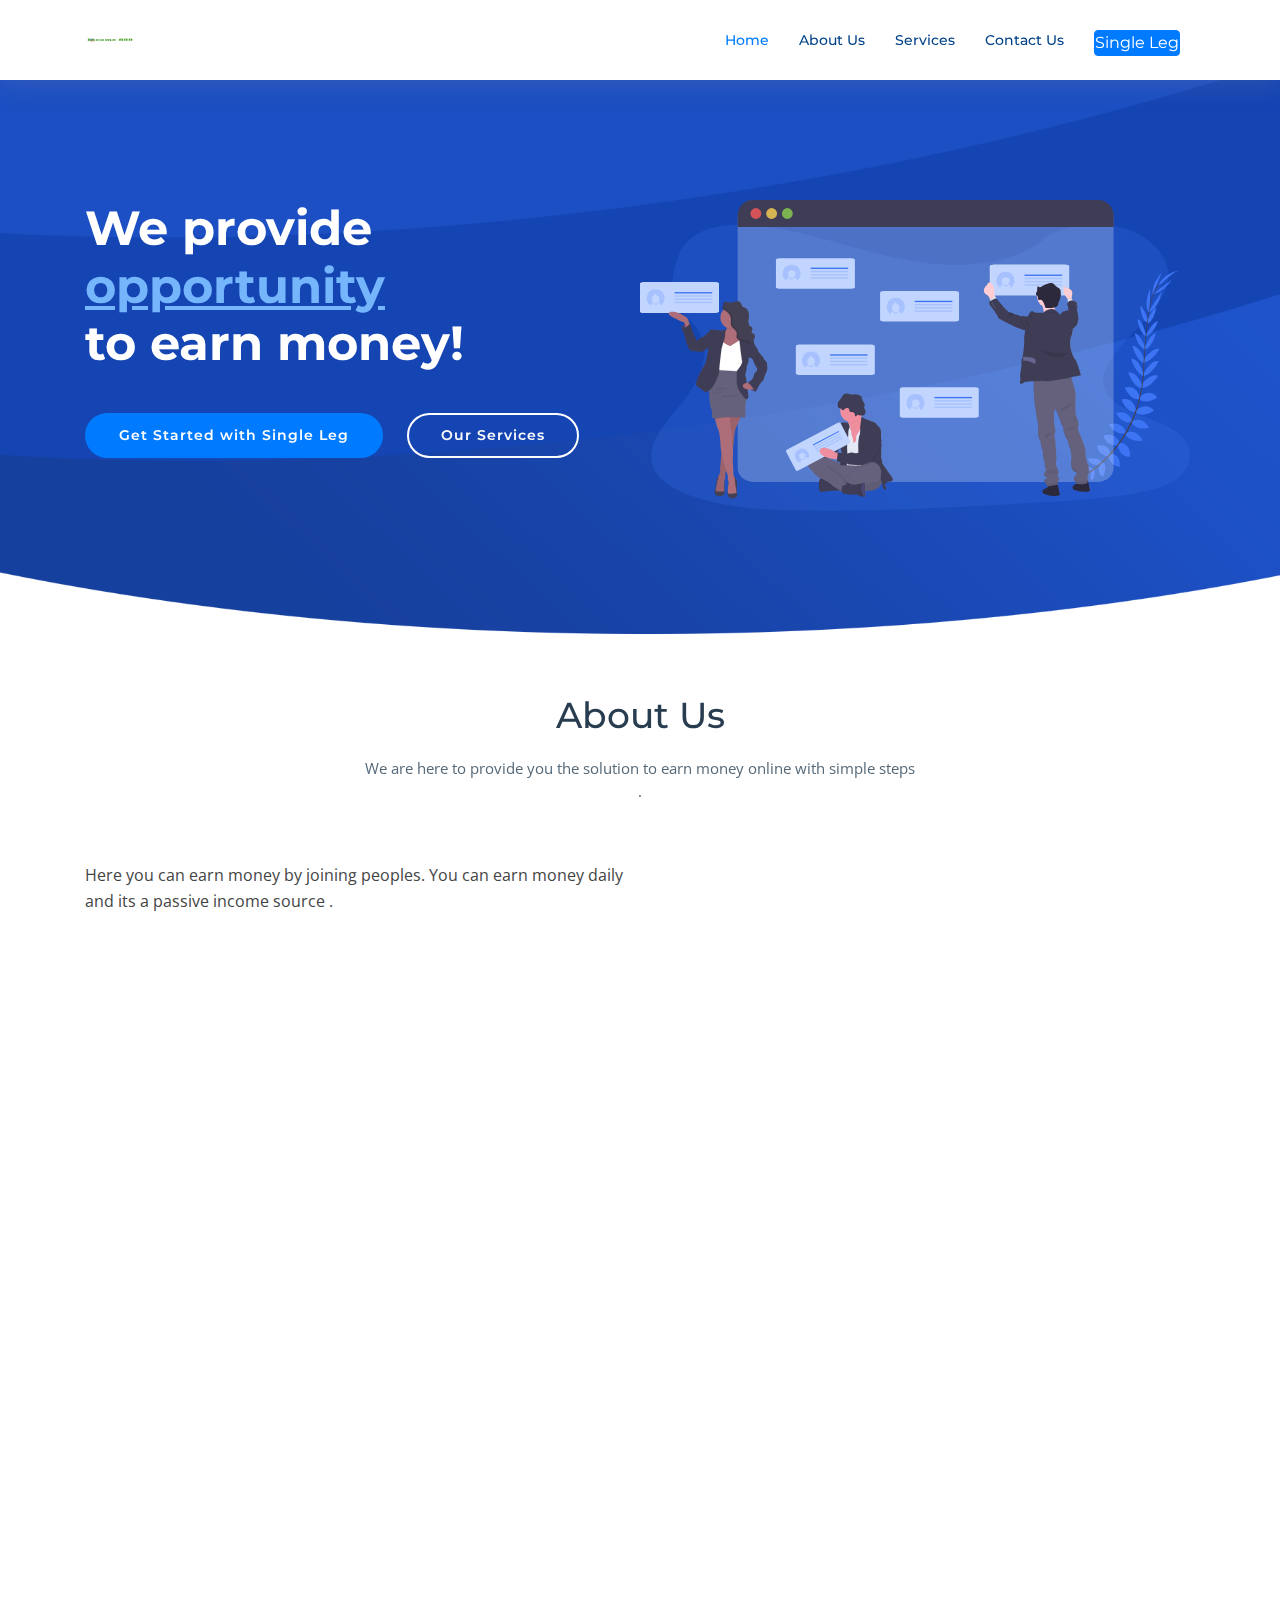
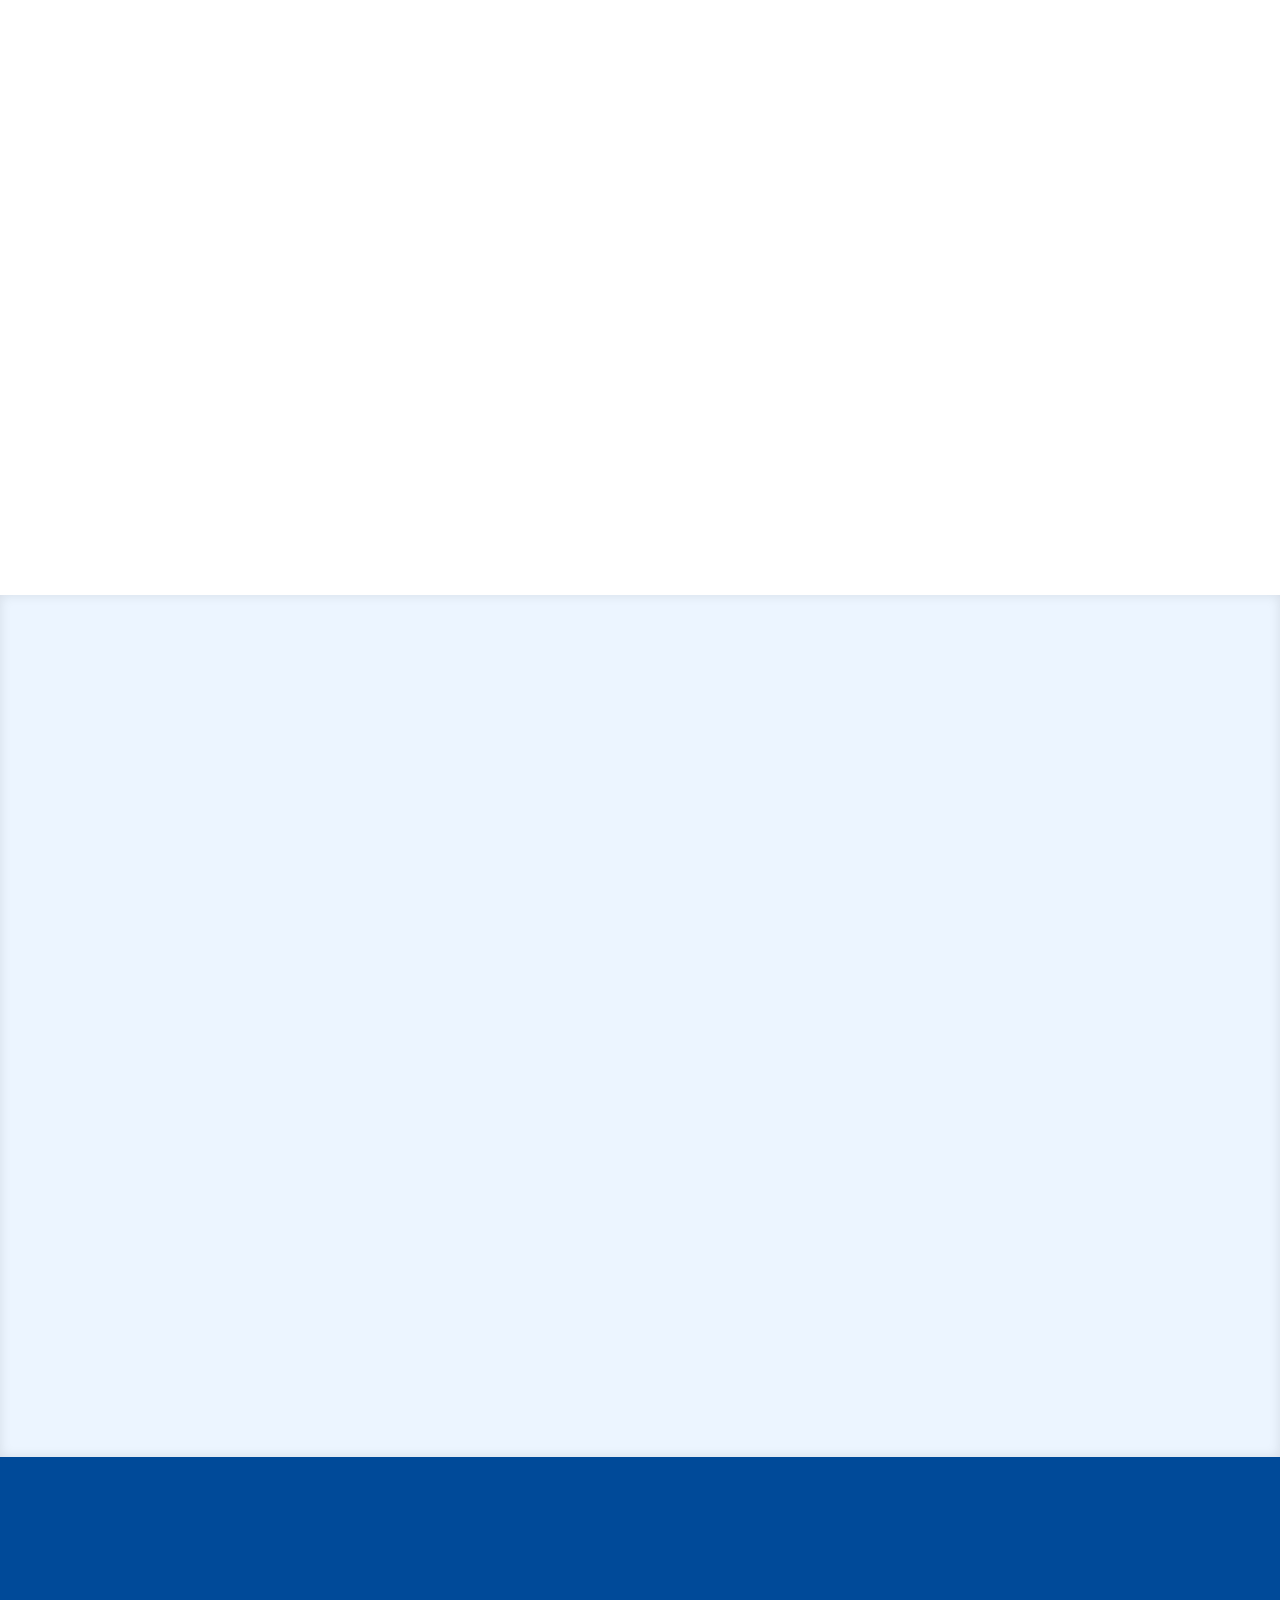
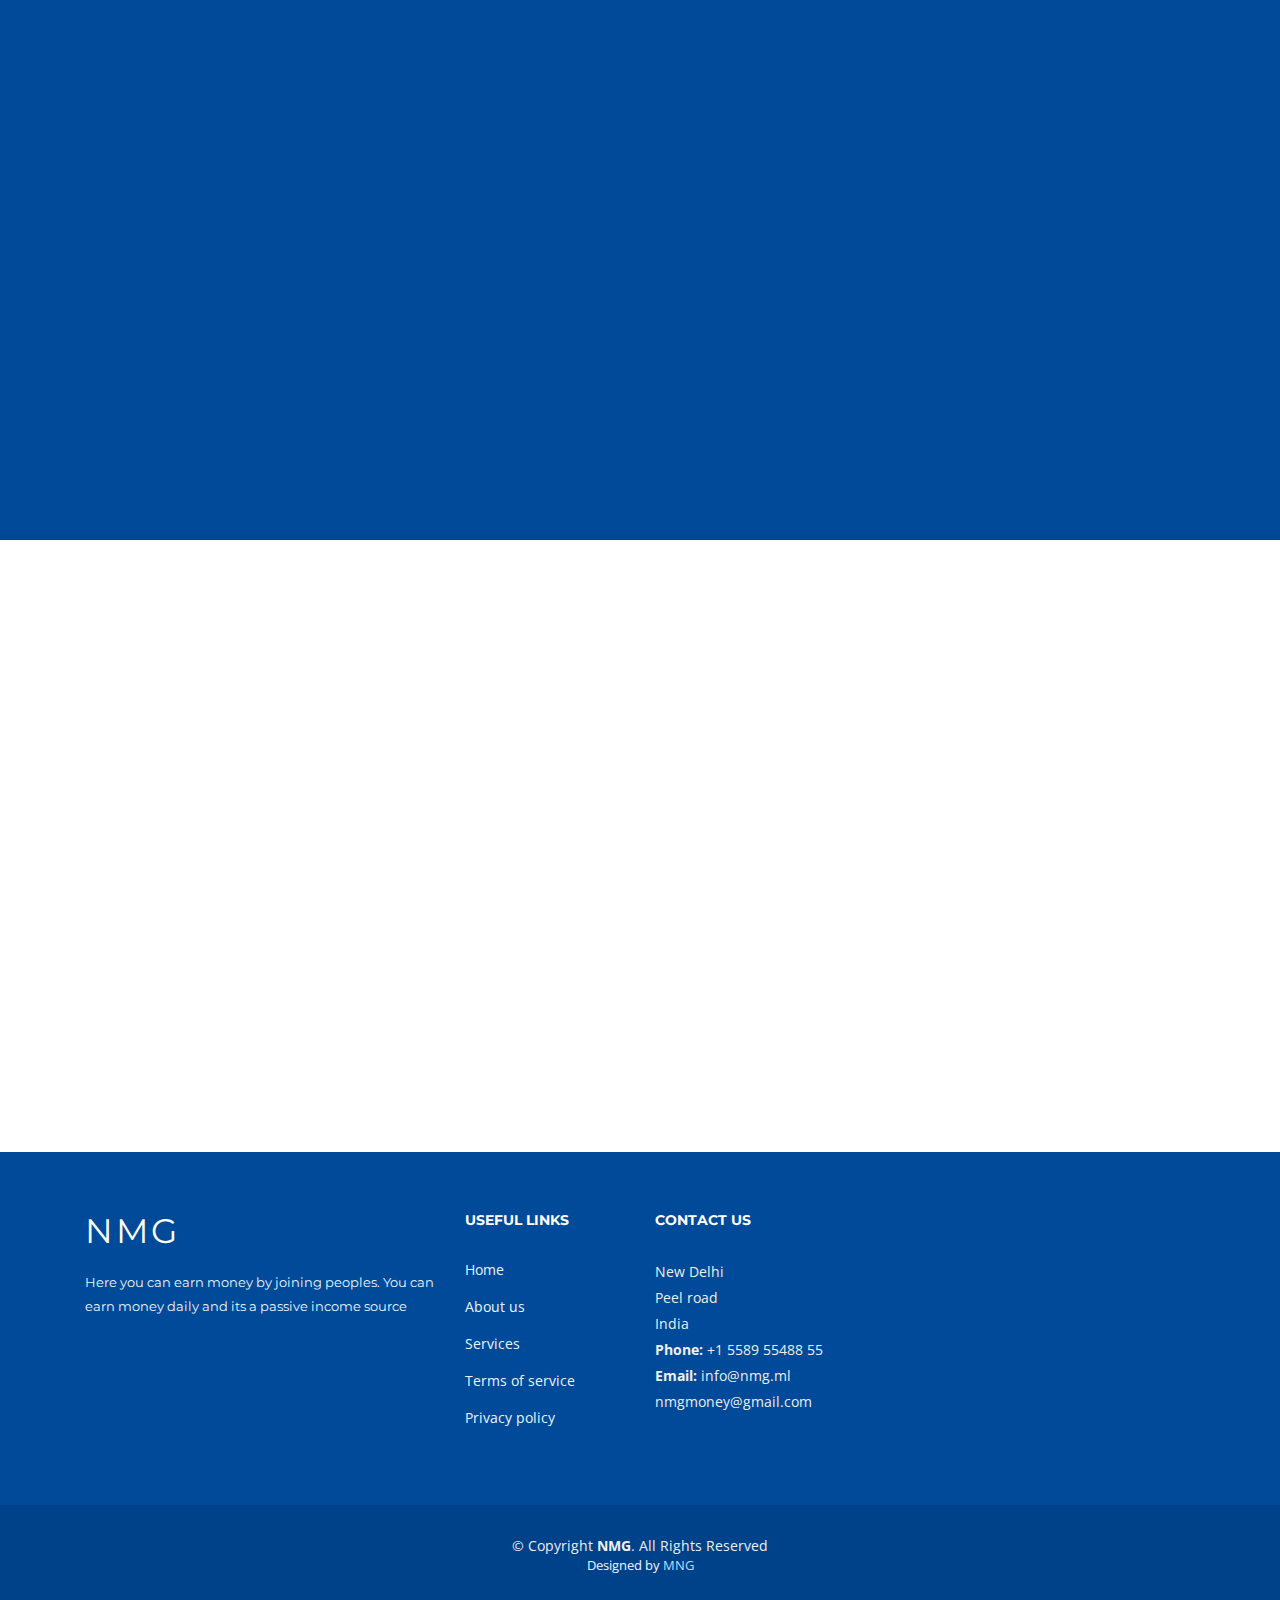
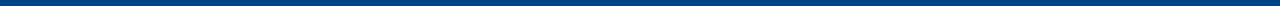
<file: index.html>
<!DOCTYPE html>
<html lang="en">

<head>
<!-- Google Tag Manager -->
<script>(function(w,d,s,l,i){w[l]=w[l]||[];w[l].push({'gtm.start':
new Date().getTime(),event:'gtm.js'});var f=d.getElementsByTagName(s)[0],
j=d.createElement(s),dl=l!='dataLayer'?'&l='+l:'';j.async=true;j.src=
'https://www.googletagmanager.com/gtm.js?id='+i+dl;f.parentNode.insertBefore(j,f);
})(window,document,'script','dataLayer','GTM-N475WC9');</script>
<!-- End Google Tag Manager -->


  <meta charset="utf-8">
  <meta content="width=device-width, initial-scale=1.0" name="viewport">

  <title>NMG - New way to earn Money</title>
  <meta content="NMG " name="Earn Money Online With simple steps By Joining ourn community.">
  <meta content="tags" name="NMG, earn Money Online,">

  <!-- Favicons -->
  <link href="assets/img/favicon.png" rel="icon">
  <link href="assets/img/apple-touch-icon.png" rel="apple-touch-icon">

  <!-- Google Fonts -->
  <link href="https://fonts.googleapis.com/css?family=Open+Sans:300,300i,400,400i,600,600i,700,700i|Montserrat:300,400,500,700" rel="stylesheet">

  <!-- Vendor CSS Files -->
  <link href="assets/vendor/bootstrap/css/bootstrap.min.css" rel="stylesheet">
  <link href="assets/vendor/font-awesome/css/font-awesome.min.css" rel="stylesheet">
  <link href="assets/vendor/ionicons/css/ionicons.min.css" rel="stylesheet">
  <link href="assets/vendor/owl.carousel/assets/owl.carousel.min.css" rel="stylesheet">
  <link href="assets/vendor/venobox/venobox.css" rel="stylesheet">
  <link href="assets/vendor/aos/aos.css" rel="stylesheet">

  <!-- Template Main CSS File -->
  <link href="assets/css/style.css" rel="stylesheet">

  <!-- Simple ======================================================== -->
</head>

<body>
<!-- Google Tag Manager (noscript) -->
<noscript><iframe src="https://www.googletagmanager.com/ns.html?id=GTM-N475WC9"
height="0" width="0" style="display:none;visibility:hidden"></iframe></noscript>
<!-- End Google Tag Manager (noscript) -->
  <!-- ======= Header ======= -->
  <header id="header" class="fixed-top">
    <div class="container">

      <div class="logo float-left">
        <!-- Uncomment below if you prefer to use an text logo -->
        <!-- <h1><a href="index.html">NewBiz</a></h1> -->
        <a href="index.html"><img src="assets/img/logo.png"  width="50" height="800" alt="Income 899" class="img-fluid"></a>
      </div>

      <nav class="main-nav float-right d-none d-lg-block">
        <ul>
          <li class="active"><a href="index.html">Home</a></li>
          <li><a href="#about">About Us</a></li>
          <li><a href="#services">Services</a></li>
          <li><a href="#contact">Contact Us</a></li>
          <!--<li><a href="binary-plan.html"><button type="button" class="btn btn-primary">Binary Plan</button></a></li>-->
          <li><a href="single-leg/"><button type="button" class="btn btn-primary">Single Leg </button></a></li>
        </ul>
      </nav><!-- .main-nav -->

    </div>
  </header><!-- #header -->

  <!-- ======= Intro Section ======= -->
  <section id="intro" class="clearfix">
    <div class="container" data-aos="fade-up">

      <div class="intro-img" data-aos="zoom-out" data-aos-delay="200">
        <img src="assets/img/intro-img.svg" alt="" class="img-fluid">
      </div>

      <div class="intro-info" data-aos="zoom-in" data-aos-delay="100">
        <h2>We provide<br><span>opportunity </span><br>to earn money!</h2>
        <div>
         <!-- <a href="http://www.nmg.ml/binary/join.php" class="btn-get-started scrollto">Get Started with Binary</a><br>-->
          <a href="single-leg/signup.php" class="btn-get-started scrollto">Get Started with Single Leg</a>
          <a href="#services" class="btn-services scrollto">Our Services</a>
        </div>
      </div>

    </div>
  </section><!-- End Intro Section -->

  <main id="main">

    <!-- ======= About Section ======= -->
    <section id="about">
      <div class="container" data-aos="fade-up">

        <header class="section-header">
          <h3>About Us</h3>
          <p>We are here to provide you the solution to earn money online with simple steps .</p>
        </header>

        <div class="row about-container">

          <div class="col-lg-6 content order-lg-1 order-2">
            <p>
             Here you can earn money by joining peoples. You can earn money daily and its a passive income source .  
            </p>

            <div class="icon-box" data-aos="fade-up" data-aos-delay="100">
              <div class="icon"><i class="fa fa-shopping-bag"></i></div>
              <h4 class="title"><a href="">Daily Income </a></h4>You can earn money daily by simple steps .Only you will have to complete the levels. </p>
            </div>

            <div class="icon-box" data-aos="fade-up" data-aos-delay="200">
              <div class="icon"><i class="fa fa-photo"></i></div>
              <h4 class="title"><a href="">Complete Levels</a></h4>
              <p class="description"> You need to complete the levels to earn extra money .</p>
            </div>

            <div class="icon-box" data-aos="fade-up" data-aos-delay="300">
              <div class="icon"><i class="fa fa-bar-chart"></i></div>
              <h4 class="title"><a href="">Sign Up Bouns</a></h4>
              <p class="description">When someones Join under you then you will recieve sign up bouns.</p>
            </div>

          </div>

          <div class="col-lg-6 background order-lg-2" data-aos="zoom-in">
            <img src="assets/img/about-img.svg" class="img-fluid" alt="">
          </div>
        </div>

        <div class="row about-extra">
          <div class="col-lg-6" data-aos="fade-right">
            <img src="assets/img/about-extra-1.svg" class="img-fluid" alt="">
          </div>
          <div class="col-lg-6 pt-5 pt-lg-0" data-aos="fade-left">
            <h4>No extra Work Required </h4>
            <p>
              In this website you will not need to do some extra work.Only you will have to join the peoples under you and you will recieve daily income on the basis of your levels.
            </p>
          </div>
        </div>

        <div class="row about-extra">
          <div class="col-lg-6 order-1 order-lg-2" data-aos="fade-left">
            <img src="assets/img/about-extra-2.svg" class="img-fluid" alt="">
          </div>

          <div class="col-lg-6 pt-4 pt-lg-0 order-2 order-lg-1" data-aos="fade-right">
            <h4>You can  Easily withdraw your Money In your Bank account.</h4>
              
            <p>You can withdraw your wallet money in your bank account. And its easy and safe bank tranfer withdrawls.
            </p>
            <p>
             But here is timing for withdrawls. You can request for withdrawl Monday to Saturday till 12:00 AM to 2:00 PM.
             And money will be creadited at the same day in your bank account.
            </p>
          
          </div>

        </div>

      </div>
    </section><!-- End About Section -->

    <!-- ======= Services Section ======= -->
    <section id="services" class="section-bg">
      <div class="container" data-aos="fade-up">

        <header class="section-header">
          <h3>Services</h3>
          <p>Here are the some services that are launched by our team.</p>
        </header>

        <div class="row justify-content-center">

          <div class="col-md-6 col-lg-5" data-aos="zoom-in" data-aos-delay="100">
            <div class="box">
              <div class="icon"><i class="ion-ios-analytics-outline" style="color: #ff689b;"></i></div>
              <h4 class="title"><a href="">Earn Money </a></h4>
              <p class="description">Here you can earn money by doing simple ways and its geniune income.</p>
            </div>
          </div>
          <div class="col-md-6 col-lg-5" data-aos="zoom-in" data-aos-delay="200">
            <div class="box">
              <div class="icon"><i class="ion-ios-bookmarks-outline" style="color: #e9bf06;"></i></div>
              <h4 class="title"><a href="">Daily Income</a></h4>
              <p class="description">Here you can earn daily money upto 50000 by raeching high levels.</p>
            </div>
          </div>

          <div class="col-md-6 col-lg-5" data-aos="zoom-in" data-aos-delay="100">
            <div class="box">
              <div class="icon"><i class="ion-ios-paper-outline" style="color: #3fcdc7;"></i></div>
              <h4 class="title"><a href="">Coupan Generation </a></h4>
              <p class="description">You can also generate coupans to activate the new accounts and you can take directly money by joiner.</p>
            </div>
          </div>
          <div class="col-md-6 col-lg-5" data-aos="zoom-in" data-aos-delay="200">
            <div class="box">
              <div class="icon"><i class="ion-ios-speedometer-outline" style="color:#41cf2e;"></i></div>
              <h4 class="title"><a href="">Plans </a></h4>
              <p class="description">We have launched  plans right now that  Single Leg Plan. You will have to pay when you will activate your account.</p>
            </div>
          </div>

        
          <div class="col-md-6 col-lg-5" data-aos="zoom-in" data-aos-delay="200">
            <div class="box">
              <div class="icon"><i class="ion-ios-clock-outline" style="color: #4680ff;"></i></div>
              <h4 class="title"><a href="">Single Leg Plan</a></h4>
              <p class="description">In this plan you will get extra income at the joining fee of 500 only.<br><b> Click on Read More for Details.</b> <a href="abc99_plan.pdf" class="readmore"><button type="button" class="btn btn-primary">Read more</button> </a> </p>
            </div>
          </div>

        </div>

      </div>
    </section><!-- End Services Section -->

    <!-- ======= Why Us Section ======= -->
    <section id="why-us">
      <div class="container" data-aos="fade-up">
        <header class="section-header">
          <h3>Why choose us?</h3>
          <p>These are the some key features thats why you will have to choose us.</p>
        </header>

        <div class="row row-eq-height justify-content-center">

          <div class="col-lg-4 mb-4">
            <div class="card" data-aos="zoom-in" data-aos-delay="100">
              <i class="fa fa-diamond"></i>
              <div class="card-body">
                <h5 class="card-title">Safe Withdrawls</h5>
                <p class="card-text">We are providing you the fully safe and secured withdrawls.</p>
              </div>
            </div>
          </div>

          <div class="col-lg-4 mb-4">
            <div class="card" data-aos="zoom-in" data-aos-delay="200">
              <i class="fa fa-language"></i>
              <div class="card-body">
                <h5 class="card-title">Daily Income </h5>
                <p class="card-text">We are providing you the daily income on the basis of your account level..</p>
              </div>
            </div>
          </div>

          <div class="col-lg-4 mb-4">
            <div class="card" data-aos="zoom-in" data-aos-delay="300">
              <i class="fa fa-object-group"></i>
              <div class="card-body">
                <h5 class="card-title">Full support </h5>
                <p class="card-text">We are also providing you the full con tact support through mail service or live chat option.</p>
              </div>
            </div>
          </div>

        </div>

        <div class="row counters" data-aos="fade-up" data-aos-delay="100">

          <div class="col-lg-3 col-6 text-center">
            <span data-toggle="counter-up">10000</span>
            <p>Clients</p>
          </div>

          <div class="col-lg-3 col-6 text-center">
            <span data-toggle="counter-up">1,364</span>
            <p>Hours Of Support</p>
          </div>

          <div class="col-lg-3 col-6 text-center">
            <span data-toggle="counter-up">10</span>
            <p>Hard Workers</p>
          </div>

        </div>

      </div>
    </section><!-- End Why Us Section -->
    <!-- ======= Contact Section ======= -->
    <section id="contact">
      <div class="container-fluid" data-aos="fade-up">

        <div class="section-header">
          <h3>Contact Us</h3>
        </div>

          <div class="col-lg-6">
            <div class="row">
              <div class="col-md-5 info">
                <i class="ion-ios-location-outline"></i>
                <p>New Delhi Peel Road.</p>
              </div>
              <div class="col-md-4 info">
                <i class="ion-ios-email-outline"></i>
                <p>info@nmg.ml<br><b> nmgmoney@gmail.com</b></p>
                
              </div>
              <div class="col-md-3 info">
                <i class="ion-ios-telephone-outline"></i>
                <p>+1 5589 55488 55</p>
              </div>
            </div>

            <div class="form">
              <form action="forms/contact.php" method="post" role="form" class="php-email-form">
                <div class="form-row">
                  <div class="form-group col-lg-6">
                    <input type="text" name="name" class="form-control" id="name" placeholder="Your Name" data-rule="minlen:4" data-msg="Please enter at least 4 chars" />
                    <div class="validate"></div>
                  </div>
                  <div class="form-group col-lg-6">
                    <input type="email" class="form-control" name="email" id="email" placeholder="Your Email" data-rule="email" data-msg="Please enter a valid email" />
                    <div class="validate"></div>
                  </div>
                </div>
                <div class="form-group">
                  <input type="text" class="form-control" name="subject" id="subject" placeholder="Subject" data-rule="minlen:4" data-msg="Please enter at least 8 chars of subject" />
                  <div class="validate"></div>
                </div>
                <div class="form-group">
                  <textarea class="form-control" name="message" rows="5" data-rule="required" data-msg="Please write something for us" placeholder="Message"></textarea>
                  <div class="validate"></div>
                </div>
                <div class="mb-3">
                  <div class="loading">Loading</div>
                  <div class="error-message"></div>
                  <div class="sent-message">Your message has been sent. Thank you!</div>
                </div>
                <div class="text-center"><button type="submit" title="Send Message">Send Message</button></div>
              </form>
            </div>
          </div>

        </div>

      </div>
    </section><!-- End Contact Section -->




    
  </main><!-- End #main -->

  <!-- ======= Footer ======= -->
  <footer id="footer">
    <div class="footer-top">
      <div class="container">
        <div class="row">

          <div class="col-lg-4 col-md-6 footer-info">
            <h3>NMG </h3>
            <p> Here you can earn money by joining peoples. You can earn money daily and its a passive income source </p>
          </div>

          <div class="col-lg-2 col-md-6 footer-links">
            <h4>Useful Links</h4>
            <ul>
              <li><a href="#">Home</a></li>
              <li><a href="#">About us</a></li>
              <li><a href="#">Services</a></li>
              <li><a href="privacy">Terms of service</a></li>
              <li><a href="privacy">Privacy policy</a></li>
            </ul>
          </div>

          <div class="col-lg-3 col-md-6 footer-contact">
            <h4>Contact Us</h4>
            <p>
              New Delhi <br>
       Peel road<br>
              India <br>
              <strong>Phone:</strong> +1 5589 55488 55<br>
              <strong>Email:</strong> info@nmg.ml<br>
              nmgmoney@gmail.com
            </p>

          </div>

        </div>
      </div>
    </div>

    <div class="container">
      <div class="copyright">
        &copy; Copyright <strong>NMG</strong>. All Rights Reserved
      </div>
      <div class="credits">
        <!--
        All the links in the footer should remain intact.
        You can delete the links only if you purchased the pro version.
        Licensing information: https://bootstrapmade.com/license/
        Purchase the pro version with working PHP/AJAX contact form: https://bootstrapmade.com/buy/?theme=NewBiz
      -->
        Designed by <a href="http://www.nmg.ml/">MNG</a>
      </div>
    </div>
  </footer><!-- End Footer -->

  <a href="#" class="back-to-top"><i class="fa fa-chevron-up"></i></a>
  

  <!-- Vendor JS Files -->
  <script src="assets/vendor/jquery/jquery.min.js"></script>
  <script src="assets/vendor/bootstrap/js/bootstrap.bundle.min.js"></script>
  <script src="assets/vendor/jquery.easing/jquery.easing.min.js"></script>
  <script src="assets/vendor/php-email-form/validate.js"></script>
  <script src="assets/vendor/counterup/counterup.min.js"></script>
  <script src="assets/vendor/isotope-layout/isotope.pkgd.min.js"></script>
  <script src="assets/vendor/owl.carousel/owl.carousel.min.js"></script>
  <script src="assets/vendor/waypoints/jquery.waypoints.min.js"></script>
  <script src="assets/vendor/venobox/venobox.min.js"></script>
  <script src="assets/vendor/aos/aos.js"></script>

  <!-- Template Main JS File -->
  <script src="assets/js/main.js"></script>
  

</body>

</html>
</file>
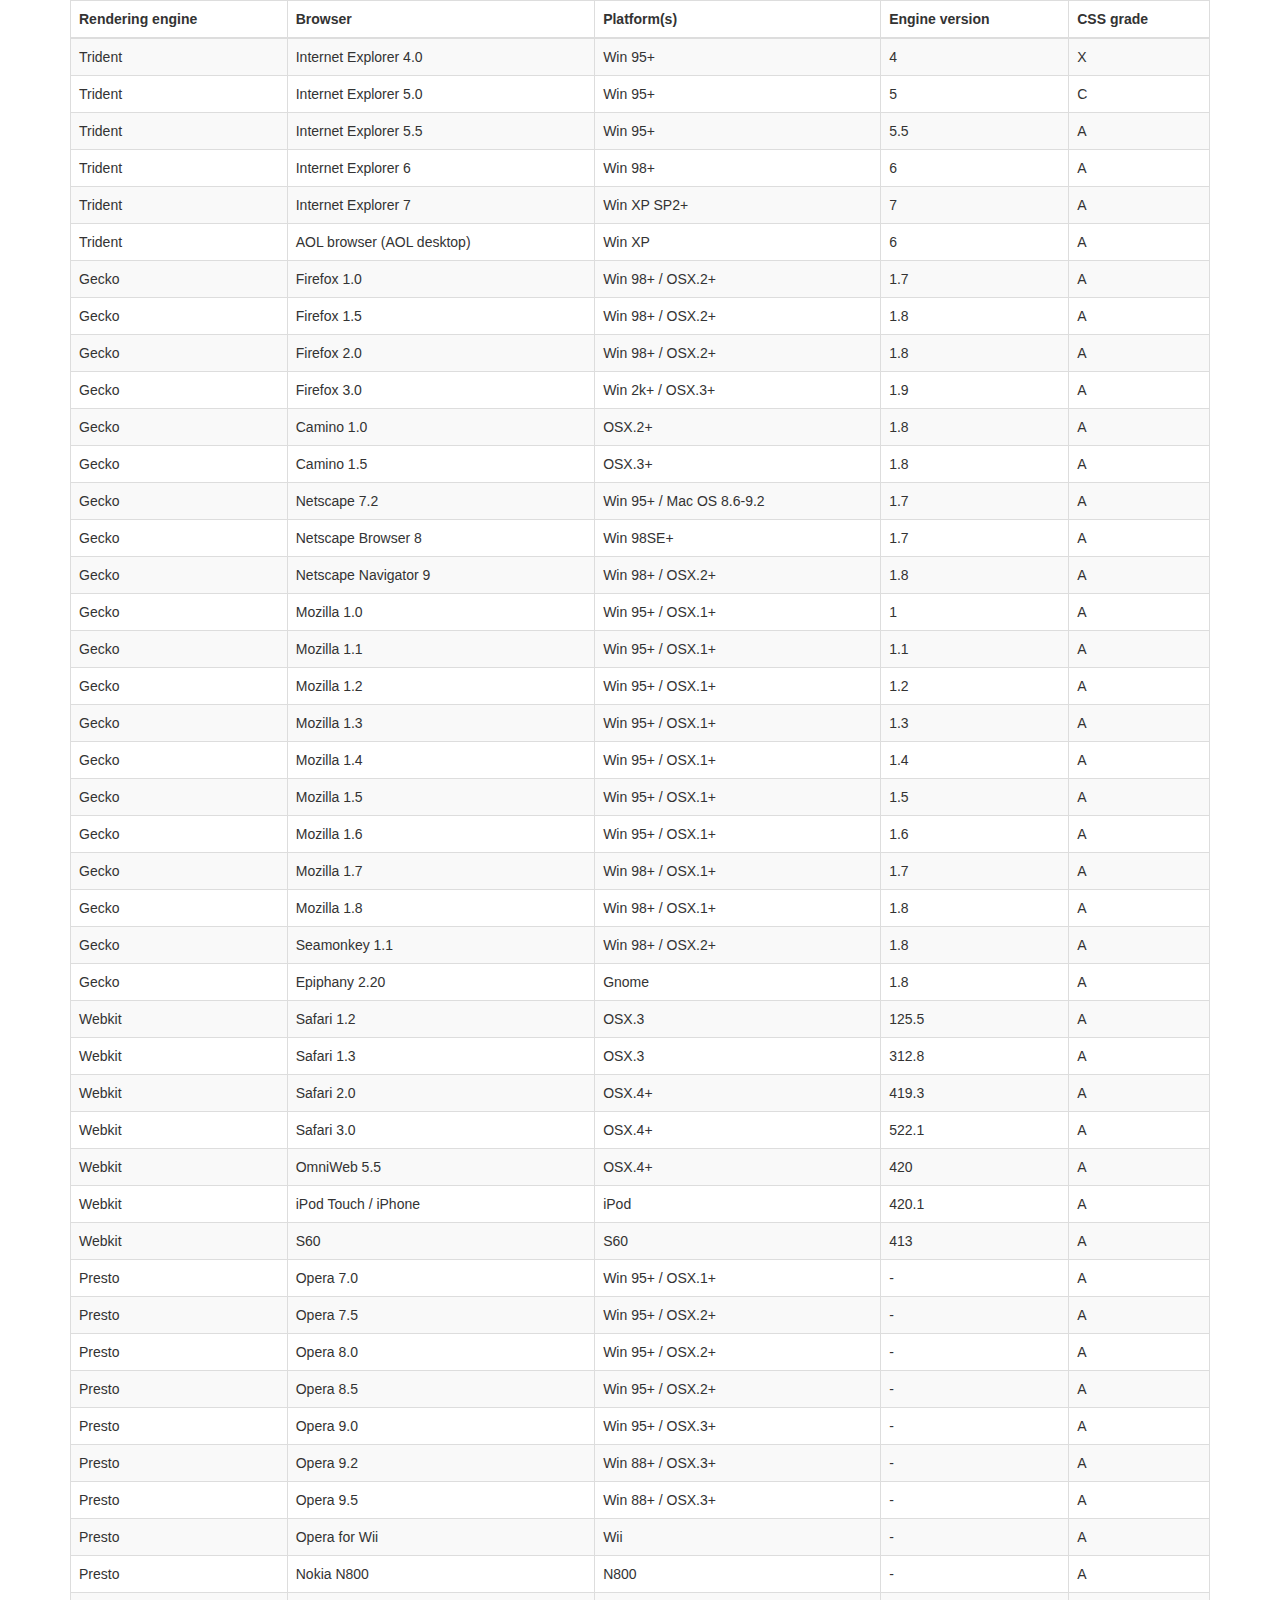
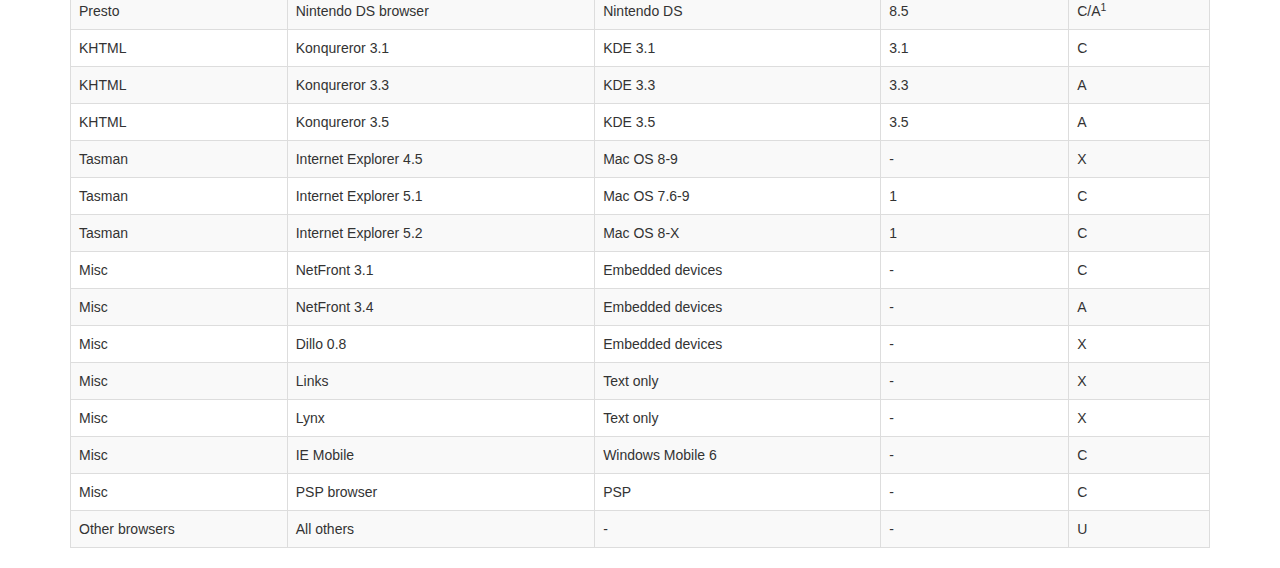
<file: binary/vendor/datatables-plugins/index.html>
<!DOCTYPE HTML PUBLIC "-//W3C//DTD HTML 4.01//EN" "http://www.w3.org/TR/html4/strict.dtd">
<html>
	<head>
		<meta http-equiv="content-type" content="text/html; charset=utf-8" />
		
		<title>DataTables Bootstrap 3 example</title>

		<link rel="stylesheet" type="text/css" href="//maxcdn.bootstrapcdn.com/bootstrap/3.3.0/css/bootstrap.min.css">
		<link rel="stylesheet" type="text/css" href="dataTables.bootstrap.css">

		<script type="text/javascript" language="javascript" src="//code.jquery.com/jquery-1.11.1.min.js"></script>
		<script type="text/javascript" language="javascript" src="//cdn.datatables.net/1.10.3/js/jquery.dataTables.min.js"></script>
		<script type="text/javascript" language="javascript" src="dataTables.bootstrap.js"></script>
		<script type="text/javascript" charset="utf-8">
			$(document).ready(function() {
				$('#example').dataTable();
			} );
		</script>
	</head>
	<body>
		<div class="container">
			
<table cellpadding="0" cellspacing="0" border="0" class="table table-striped table-bordered" id="example">
	<thead>
		<tr>
			<th>Rendering engine</th>
			<th>Browser</th>
			<th>Platform(s)</th>
			<th>Engine version</th>
			<th>CSS grade</th>
		</tr>
	</thead>
	<tbody>
		<tr class="odd gradeX">
			<td>Trident</td>
			<td>Internet
				 Explorer 4.0</td>
			<td>Win 95+</td>
			<td class="center"> 4</td>
			<td class="center">X</td>
		</tr>
		<tr class="even gradeC">
			<td>Trident</td>
			<td>Internet
				 Explorer 5.0</td>
			<td>Win 95+</td>
			<td class="center">5</td>
			<td class="center">C</td>
		</tr>
		<tr class="odd gradeA">
			<td>Trident</td>
			<td>Internet
				 Explorer 5.5</td>
			<td>Win 95+</td>
			<td class="center">5.5</td>
			<td class="center">A</td>
		</tr>
		<tr class="even gradeA">
			<td>Trident</td>
			<td>Internet
				 Explorer 6</td>
			<td>Win 98+</td>
			<td class="center">6</td>
			<td class="center">A</td>
		</tr>
		<tr class="odd gradeA">
			<td>Trident</td>
			<td>Internet Explorer 7</td>
			<td>Win XP SP2+</td>
			<td class="center">7</td>
			<td class="center">A</td>
		</tr>
		<tr class="even gradeA">
			<td>Trident</td>
			<td>AOL browser (AOL desktop)</td>
			<td>Win XP</td>
			<td class="center">6</td>
			<td class="center">A</td>
		</tr>
		<tr class="gradeA">
			<td>Gecko</td>
			<td>Firefox 1.0</td>
			<td>Win 98+ / OSX.2+</td>
			<td class="center">1.7</td>
			<td class="center">A</td>
		</tr>
		<tr class="gradeA">
			<td>Gecko</td>
			<td>Firefox 1.5</td>
			<td>Win 98+ / OSX.2+</td>
			<td class="center">1.8</td>
			<td class="center">A</td>
		</tr>
		<tr class="gradeA">
			<td>Gecko</td>
			<td>Firefox 2.0</td>
			<td>Win 98+ / OSX.2+</td>
			<td class="center">1.8</td>
			<td class="center">A</td>
		</tr>
		<tr class="gradeA">
			<td>Gecko</td>
			<td>Firefox 3.0</td>
			<td>Win 2k+ / OSX.3+</td>
			<td class="center">1.9</td>
			<td class="center">A</td>
		</tr>
		<tr class="gradeA">
			<td>Gecko</td>
			<td>Camino 1.0</td>
			<td>OSX.2+</td>
			<td class="center">1.8</td>
			<td class="center">A</td>
		</tr>
		<tr class="gradeA">
			<td>Gecko</td>
			<td>Camino 1.5</td>
			<td>OSX.3+</td>
			<td class="center">1.8</td>
			<td class="center">A</td>
		</tr>
		<tr class="gradeA">
			<td>Gecko</td>
			<td>Netscape 7.2</td>
			<td>Win 95+ / Mac OS 8.6-9.2</td>
			<td class="center">1.7</td>
			<td class="center">A</td>
		</tr>
		<tr class="gradeA">
			<td>Gecko</td>
			<td>Netscape Browser 8</td>
			<td>Win 98SE+</td>
			<td class="center">1.7</td>
			<td class="center">A</td>
		</tr>
		<tr class="gradeA">
			<td>Gecko</td>
			<td>Netscape Navigator 9</td>
			<td>Win 98+ / OSX.2+</td>
			<td class="center">1.8</td>
			<td class="center">A</td>
		</tr>
		<tr class="gradeA">
			<td>Gecko</td>
			<td>Mozilla 1.0</td>
			<td>Win 95+ / OSX.1+</td>
			<td class="center">1</td>
			<td class="center">A</td>
		</tr>
		<tr class="gradeA">
			<td>Gecko</td>
			<td>Mozilla 1.1</td>
			<td>Win 95+ / OSX.1+</td>
			<td class="center">1.1</td>
			<td class="center">A</td>
		</tr>
		<tr class="gradeA">
			<td>Gecko</td>
			<td>Mozilla 1.2</td>
			<td>Win 95+ / OSX.1+</td>
			<td class="center">1.2</td>
			<td class="center">A</td>
		</tr>
		<tr class="gradeA">
			<td>Gecko</td>
			<td>Mozilla 1.3</td>
			<td>Win 95+ / OSX.1+</td>
			<td class="center">1.3</td>
			<td class="center">A</td>
		</tr>
		<tr class="gradeA">
			<td>Gecko</td>
			<td>Mozilla 1.4</td>
			<td>Win 95+ / OSX.1+</td>
			<td class="center">1.4</td>
			<td class="center">A</td>
		</tr>
		<tr class="gradeA">
			<td>Gecko</td>
			<td>Mozilla 1.5</td>
			<td>Win 95+ / OSX.1+</td>
			<td class="center">1.5</td>
			<td class="center">A</td>
		</tr>
		<tr class="gradeA">
			<td>Gecko</td>
			<td>Mozilla 1.6</td>
			<td>Win 95+ / OSX.1+</td>
			<td class="center">1.6</td>
			<td class="center">A</td>
		</tr>
		<tr class="gradeA">
			<td>Gecko</td>
			<td>Mozilla 1.7</td>
			<td>Win 98+ / OSX.1+</td>
			<td class="center">1.7</td>
			<td class="center">A</td>
		</tr>
		<tr class="gradeA">
			<td>Gecko</td>
			<td>Mozilla 1.8</td>
			<td>Win 98+ / OSX.1+</td>
			<td class="center">1.8</td>
			<td class="center">A</td>
		</tr>
		<tr class="gradeA">
			<td>Gecko</td>
			<td>Seamonkey 1.1</td>
			<td>Win 98+ / OSX.2+</td>
			<td class="center">1.8</td>
			<td class="center">A</td>
		</tr>
		<tr class="gradeA">
			<td>Gecko</td>
			<td>Epiphany 2.20</td>
			<td>Gnome</td>
			<td class="center">1.8</td>
			<td class="center">A</td>
		</tr>
		<tr class="gradeA">
			<td>Webkit</td>
			<td>Safari 1.2</td>
			<td>OSX.3</td>
			<td class="center">125.5</td>
			<td class="center">A</td>
		</tr>
		<tr class="gradeA">
			<td>Webkit</td>
			<td>Safari 1.3</td>
			<td>OSX.3</td>
			<td class="center">312.8</td>
			<td class="center">A</td>
		</tr>
		<tr class="gradeA">
			<td>Webkit</td>
			<td>Safari 2.0</td>
			<td>OSX.4+</td>
			<td class="center">419.3</td>
			<td class="center">A</td>
		</tr>
		<tr class="gradeA">
			<td>Webkit</td>
			<td>Safari 3.0</td>
			<td>OSX.4+</td>
			<td class="center">522.1</td>
			<td class="center">A</td>
		</tr>
		<tr class="gradeA">
			<td>Webkit</td>
			<td>OmniWeb 5.5</td>
			<td>OSX.4+</td>
			<td class="center">420</td>
			<td class="center">A</td>
		</tr>
		<tr class="gradeA">
			<td>Webkit</td>
			<td>iPod Touch / iPhone</td>
			<td>iPod</td>
			<td class="center">420.1</td>
			<td class="center">A</td>
		</tr>
		<tr class="gradeA">
			<td>Webkit</td>
			<td>S60</td>
			<td>S60</td>
			<td class="center">413</td>
			<td class="center">A</td>
		</tr>
		<tr class="gradeA">
			<td>Presto</td>
			<td>Opera 7.0</td>
			<td>Win 95+ / OSX.1+</td>
			<td class="center">-</td>
			<td class="center">A</td>
		</tr>
		<tr class="gradeA">
			<td>Presto</td>
			<td>Opera 7.5</td>
			<td>Win 95+ / OSX.2+</td>
			<td class="center">-</td>
			<td class="center">A</td>
		</tr>
		<tr class="gradeA">
			<td>Presto</td>
			<td>Opera 8.0</td>
			<td>Win 95+ / OSX.2+</td>
			<td class="center">-</td>
			<td class="center">A</td>
		</tr>
		<tr class="gradeA">
			<td>Presto</td>
			<td>Opera 8.5</td>
			<td>Win 95+ / OSX.2+</td>
			<td class="center">-</td>
			<td class="center">A</td>
		</tr>
		<tr class="gradeA">
			<td>Presto</td>
			<td>Opera 9.0</td>
			<td>Win 95+ / OSX.3+</td>
			<td class="center">-</td>
			<td class="center">A</td>
		</tr>
		<tr class="gradeA">
			<td>Presto</td>
			<td>Opera 9.2</td>
			<td>Win 88+ / OSX.3+</td>
			<td class="center">-</td>
			<td class="center">A</td>
		</tr>
		<tr class="gradeA">
			<td>Presto</td>
			<td>Opera 9.5</td>
			<td>Win 88+ / OSX.3+</td>
			<td class="center">-</td>
			<td class="center">A</td>
		</tr>
		<tr class="gradeA">
			<td>Presto</td>
			<td>Opera for Wii</td>
			<td>Wii</td>
			<td class="center">-</td>
			<td class="center">A</td>
		</tr>
		<tr class="gradeA">
			<td>Presto</td>
			<td>Nokia N800</td>
			<td>N800</td>
			<td class="center">-</td>
			<td class="center">A</td>
		</tr>
		<tr class="gradeA">
			<td>Presto</td>
			<td>Nintendo DS browser</td>
			<td>Nintendo DS</td>
			<td class="center">8.5</td>
			<td class="center">C/A<sup>1</sup></td>
		</tr>
		<tr class="gradeC">
			<td>KHTML</td>
			<td>Konqureror 3.1</td>
			<td>KDE 3.1</td>
			<td class="center">3.1</td>
			<td class="center">C</td>
		</tr>
		<tr class="gradeA">
			<td>KHTML</td>
			<td>Konqureror 3.3</td>
			<td>KDE 3.3</td>
			<td class="center">3.3</td>
			<td class="center">A</td>
		</tr>
		<tr class="gradeA">
			<td>KHTML</td>
			<td>Konqureror 3.5</td>
			<td>KDE 3.5</td>
			<td class="center">3.5</td>
			<td class="center">A</td>
		</tr>
		<tr class="gradeX">
			<td>Tasman</td>
			<td>Internet Explorer 4.5</td>
			<td>Mac OS 8-9</td>
			<td class="center">-</td>
			<td class="center">X</td>
		</tr>
		<tr class="gradeC">
			<td>Tasman</td>
			<td>Internet Explorer 5.1</td>
			<td>Mac OS 7.6-9</td>
			<td class="center">1</td>
			<td class="center">C</td>
		</tr>
		<tr class="gradeC">
			<td>Tasman</td>
			<td>Internet Explorer 5.2</td>
			<td>Mac OS 8-X</td>
			<td class="center">1</td>
			<td class="center">C</td>
		</tr>
		<tr class="gradeA">
			<td>Misc</td>
			<td>NetFront 3.1</td>
			<td>Embedded devices</td>
			<td class="center">-</td>
			<td class="center">C</td>
		</tr>
		<tr class="gradeA">
			<td>Misc</td>
			<td>NetFront 3.4</td>
			<td>Embedded devices</td>
			<td class="center">-</td>
			<td class="center">A</td>
		</tr>
		<tr class="gradeX">
			<td>Misc</td>
			<td>Dillo 0.8</td>
			<td>Embedded devices</td>
			<td class="center">-</td>
			<td class="center">X</td>
		</tr>
		<tr class="gradeX">
			<td>Misc</td>
			<td>Links</td>
			<td>Text only</td>
			<td class="center">-</td>
			<td class="center">X</td>
		</tr>
		<tr class="gradeX">
			<td>Misc</td>
			<td>Lynx</td>
			<td>Text only</td>
			<td class="center">-</td>
			<td class="center">X</td>
		</tr>
		<tr class="gradeC">
			<td>Misc</td>
			<td>IE Mobile</td>
			<td>Windows Mobile 6</td>
			<td class="center">-</td>
			<td class="center">C</td>
		</tr>
		<tr class="gradeC">
			<td>Misc</td>
			<td>PSP browser</td>
			<td>PSP</td>
			<td class="center">-</td>
			<td class="center">C</td>
		</tr>
		<tr class="gradeU">
			<td>Other browsers</td>
			<td>All others</td>
			<td>-</td>
			<td class="center">-</td>
			<td class="center">U</td>
		</tr>
	</tbody>
</table>
			
		</div>
	</body>
</html>
</file>
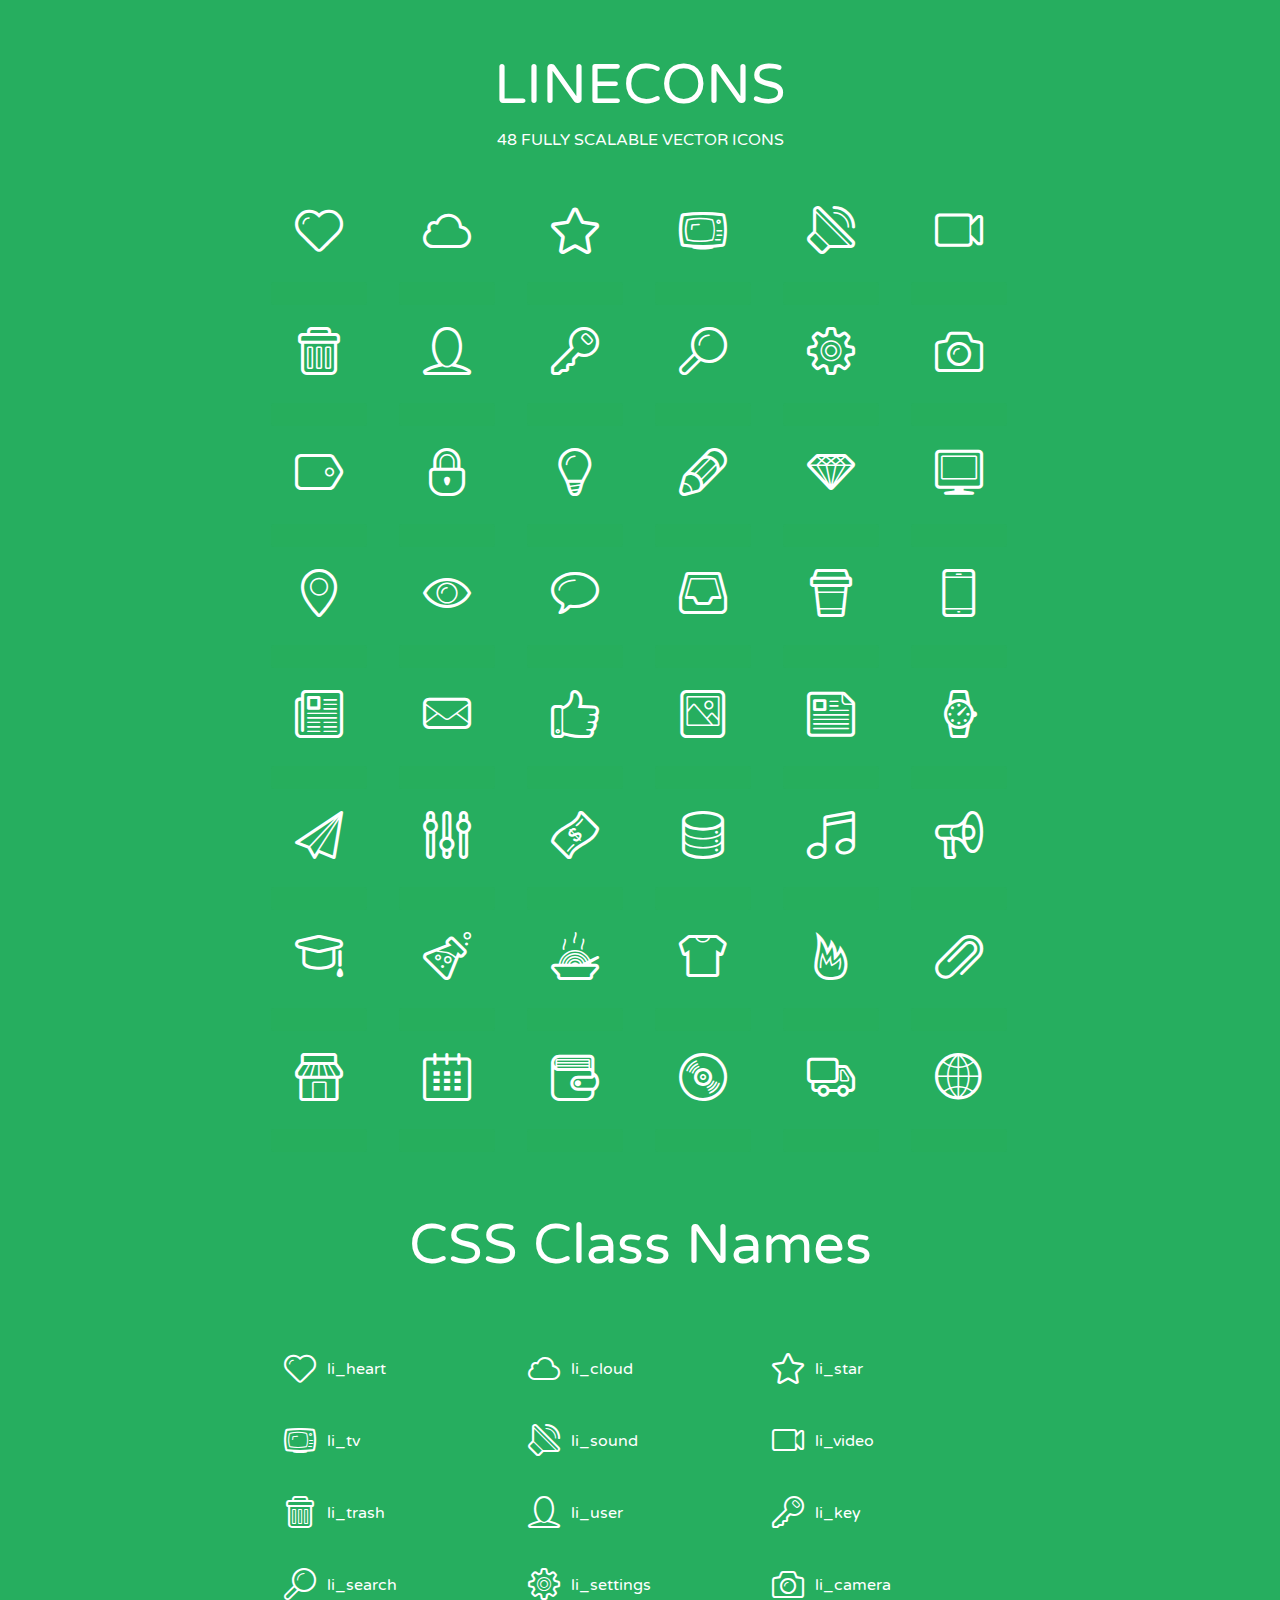
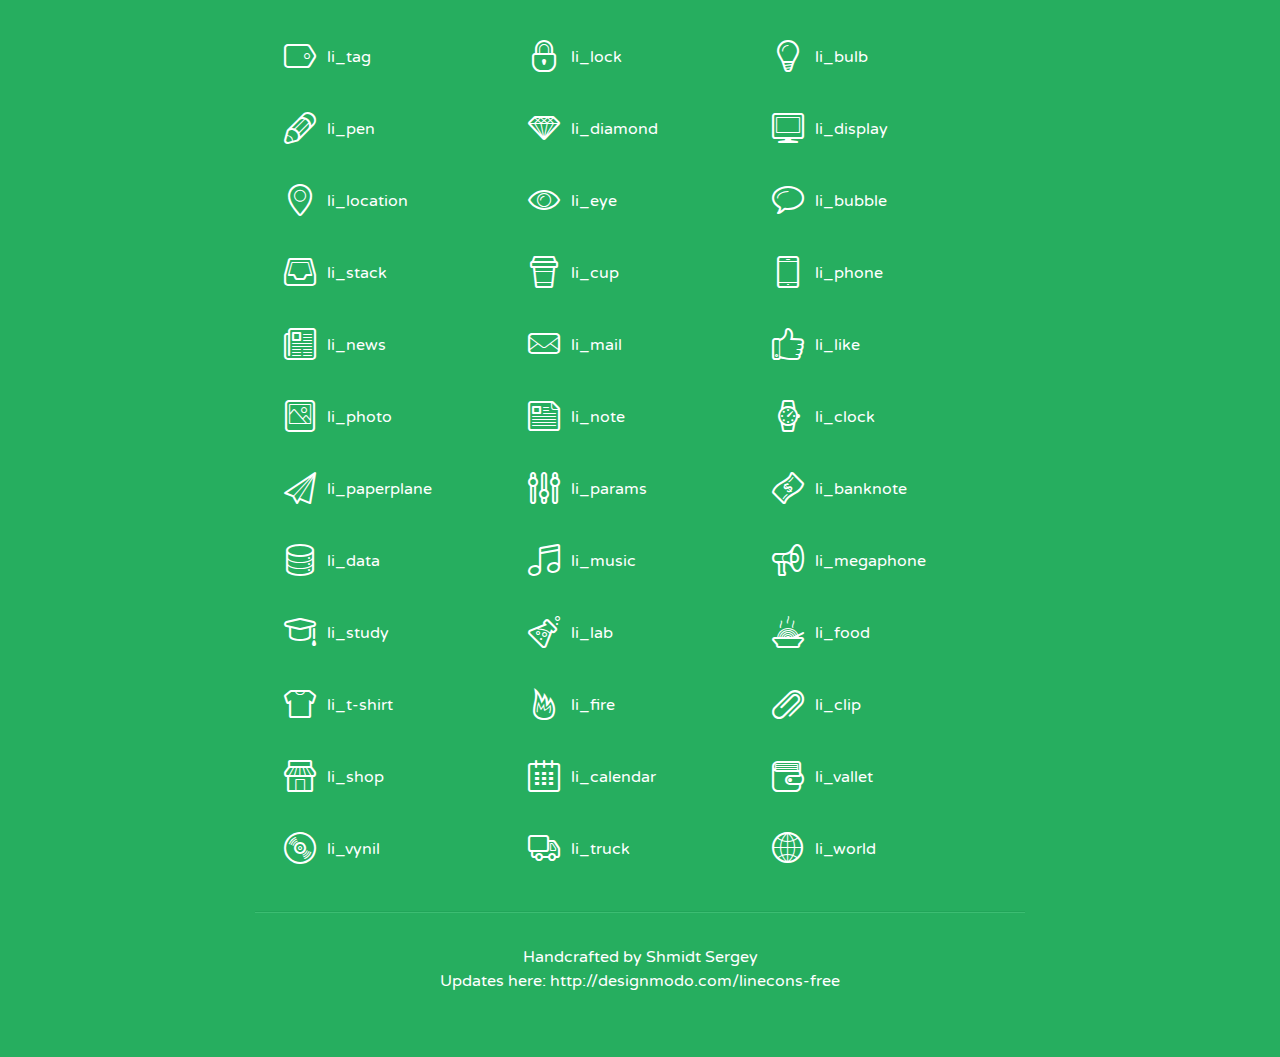
<file: single-leg/secret/assets/lineicons/index.html>
<!doctype html>
<html>
<head>
<title>LINECONS - 48 Fully Scalable Vector Icons</title>
<link rel="stylesheet" href="style.css" />
<link href='http://fonts.googleapis.com/css?family=Varela+Round' rel='stylesheet' type='text/css'>
<!--[if lte IE 7]><script src="lte-ie7.js"></script><![endif]-->

<!-- 

Thanks http://icomoon.io/app/ for amazing service!

-->


<style>
	section, header, footer {display: block;}
	body {
		font-family: 'Varela Round', sans-serif;
		color: #333333;
		line-height: 1.5;
		font-size: 16px;
		background:#26ae5f;
		color:white;
		-moz-text-shadow: 0 1px 1px rgba(0, 0, 0, 0.21);
		-webkit-text-shadow: 0 1px 1px rgba(0, 0, 0, 0.21);
	}
	* {
		-moz-box-sizing: border-box;
		-webkit-box-sizing: border-box;
		box-sizing: border-box;
		margin: 0;
		padding: 0;
	}
	.glyph {
		float: left;
		text-align: center;
		padding: .5em;
		margin: 0 .5em;
		width: 7em;
		border-radius: .375em;
		top:0;
		position:relative;
		-webkit-transition:0.2s ease-in;
		-o-transition:0.2s ease-in;
		-moz-transition:0.2s ease-in;
		-ie-transition:0.2s ease-in;
		transition:0.2s ease-in;
	}
	.glyph input {
		width: 100%;
		text-align: center;
		font-family: consolas, monospace;
		border-radius:3px;
		border:none;
		padding:4px;
		background:#26AE5C;
		color:#26AE5C;
		-webkit-transition:0.2s ease-in;
		-o-transition:0.2s ease-in;
		-moz-transition:0.2s ease-in;
		-ie-transition:0.2s ease-in;
		transition:0.2s ease-in;
	}
	.glyph:hover input {
		background:#26ae5f;
		padding:4px;
		color:#ffffff;
	}
	.glyph:hover {
		-webkit-transition: all 0.5s ease-out;
		background:#222821;
		color:#fff;
		text-shadow: none;
		-moz-text-shadow: none;
		-webkit-text-shadow: none;
		top:-5px;
		position:relative;
	}
	.glyph input, .mtm {
		margin-top: .75em;
	}
	.w-main {
		width: 770px;
		text-align:center;
	}
	.centered {
		margin-left: auto;
		margin-right: auto;
	}
	.fs1 {
		font-size: 3em;
	}
	header {
		margin: 2em 0;
		padding-bottom: .5em;
	}
	header h1 {
		font-size: 3.5em;
		font-weight: normal;
	}
	.clearfix:before, .clearfix:after { content: ""; display: table; }
	.clearfix:after, .clear { clear: both; }
	footer {
		margin: 2em 0;
		padding: 2em 0;
		border-top: 1px solid rgb(60, 189, 114);
		box-shadow: 0 -1px rgb(33, 165, 89);
	}
	a, a:visited {
		color: #ffffff; text-decoration:none;
	}
	a:hover, a:focus {color: #222821; text-decoration:none;}
	.box1 {
		display: inline-block;
		width: 14em;
		padding: .25em .5em;
		margin: .5em 1em .5em 0;
		text-align:left;
		
	}
	.box1 span { 
		font-size:2em;
		position: relative;
		top: 0.25em;
		margin-right: 0.1em;
	}
</style>
</head>
<body>
	<div class="w-main centered">
	<section class="mtm clearfix" id="glyphs">
	<header>
		<h1>LINECONS</h1>
		<p>48 FULLY SCALABLE VECTOR ICONS</p>
	</header>
	<div class="glyph">
		<div class="fs1" aria-hidden="true" data-icon="&#xe000;"></div>
		<input type="text" readonly="readonly" value="&amp;#xe000;" />
	</div>
	<div class="glyph">
		<div class="fs1" aria-hidden="true" data-icon="&#xe001;"></div>
		<input type="text" readonly="readonly" value="&amp;#xe001;" />
	</div>
	<div class="glyph">
		<div class="fs1" aria-hidden="true" data-icon="&#xe002;"></div>
		<input type="text" readonly="readonly" value="&amp;#xe002;" />
	</div>
	<div class="glyph">
		<div class="fs1" aria-hidden="true" data-icon="&#xe003;"></div>
		<input type="text" readonly="readonly" value="&amp;#xe003;" />
	</div>
	<div class="glyph">
		<div class="fs1" aria-hidden="true" data-icon="&#xe004;"></div>
		<input type="text" readonly="readonly" value="&amp;#xe004;" />
	</div>
	<div class="glyph">
		<div class="fs1" aria-hidden="true" data-icon="&#xe005;"></div>
		<input type="text" readonly="readonly" value="&amp;#xe005;" />
	</div>
	<div class="glyph">
		<div class="fs1" aria-hidden="true" data-icon="&#xe006;"></div>
		<input type="text" readonly="readonly" value="&amp;#xe006;" />
	</div>
	<div class="glyph">
		<div class="fs1" aria-hidden="true" data-icon="&#xe007;"></div>
		<input type="text" readonly="readonly" value="&amp;#xe007;" />
	</div>
	<div class="glyph">
		<div class="fs1" aria-hidden="true" data-icon="&#xe008;"></div>
		<input type="text" readonly="readonly" value="&amp;#xe008;" />
	</div>
	<div class="glyph">
		<div class="fs1" aria-hidden="true" data-icon="&#xe009;"></div>
		<input type="text" readonly="readonly" value="&amp;#xe009;" />
	</div>
	<div class="glyph">
		<div class="fs1" aria-hidden="true" data-icon="&#xe00a;"></div>
		<input type="text" readonly="readonly" value="&amp;#xe00a;" />
	</div>
	<div class="glyph">
		<div class="fs1" aria-hidden="true" data-icon="&#xe00b;"></div>
		<input type="text" readonly="readonly" value="&amp;#xe00b;" />
	</div>
	<div class="glyph">
		<div class="fs1" aria-hidden="true" data-icon="&#xe00c;"></div>
		<input type="text" readonly="readonly" value="&amp;#xe00c;" />
	</div>
	<div class="glyph">
		<div class="fs1" aria-hidden="true" data-icon="&#xe00d;"></div>
		<input type="text" readonly="readonly" value="&amp;#xe00d;" />
	</div>
	<div class="glyph">
		<div class="fs1" aria-hidden="true" data-icon="&#xe00e;"></div>
		<input type="text" readonly="readonly" value="&amp;#xe00e;" />
	</div>
	<div class="glyph">
		<div class="fs1" aria-hidden="true" data-icon="&#xe00f;"></div>
		<input type="text" readonly="readonly" value="&amp;#xe00f;" />
	</div>
	<div class="glyph">
		<div class="fs1" aria-hidden="true" data-icon="&#xe010;"></div>
		<input type="text" readonly="readonly" value="&amp;#xe010;" />
	</div>
	<div class="glyph">
		<div class="fs1" aria-hidden="true" data-icon="&#xe011;"></div>
		<input type="text" readonly="readonly" value="&amp;#xe011;" />
	</div>
	<div class="glyph">
		<div class="fs1" aria-hidden="true" data-icon="&#xe012;"></div>
		<input type="text" readonly="readonly" value="&amp;#xe012;" />
	</div>
	<div class="glyph">
		<div class="fs1" aria-hidden="true" data-icon="&#xe013;"></div>
		<input type="text" readonly="readonly" value="&amp;#xe013;" />
	</div>
	<div class="glyph">
		<div class="fs1" aria-hidden="true" data-icon="&#xe014;"></div>
		<input type="text" readonly="readonly" value="&amp;#xe014;" />
	</div>
	<div class="glyph">
		<div class="fs1" aria-hidden="true" data-icon="&#xe015;"></div>
		<input type="text" readonly="readonly" value="&amp;#xe015;" />
	</div>
	<div class="glyph">
		<div class="fs1" aria-hidden="true" data-icon="&#xe016;"></div>
		<input type="text" readonly="readonly" value="&amp;#xe016;" />
	</div>
	<div class="glyph">
		<div class="fs1" aria-hidden="true" data-icon="&#xe017;"></div>
		<input type="text" readonly="readonly" value="&amp;#xe017;" />
	</div>
	<div class="glyph">
		<div class="fs1" aria-hidden="true" data-icon="&#xe018;"></div>
		<input type="text" readonly="readonly" value="&amp;#xe018;" />
	</div>
	<div class="glyph">
		<div class="fs1" aria-hidden="true" data-icon="&#xe019;"></div>
		<input type="text" readonly="readonly" value="&amp;#xe019;" />
	</div>
	<div class="glyph">
		<div class="fs1" aria-hidden="true" data-icon="&#xe01a;"></div>
		<input type="text" readonly="readonly" value="&amp;#xe01a;" />
	</div>
	<div class="glyph">
		<div class="fs1" aria-hidden="true" data-icon="&#xe01b;"></div>
		<input type="text" readonly="readonly" value="&amp;#xe01b;" />
	</div>
	<div class="glyph">
		<div class="fs1" aria-hidden="true" data-icon="&#xe01c;"></div>
		<input type="text" readonly="readonly" value="&amp;#xe01c;" />
	</div>
	<div class="glyph">
		<div class="fs1" aria-hidden="true" data-icon="&#xe01d;"></div>
		<input type="text" readonly="readonly" value="&amp;#xe01d;" />
	</div>
	<div class="glyph">
		<div class="fs1" aria-hidden="true" data-icon="&#xe01e;"></div>
		<input type="text" readonly="readonly" value="&amp;#xe01e;" />
	</div>
	<div class="glyph">
		<div class="fs1" aria-hidden="true" data-icon="&#xe01f;"></div>
		<input type="text" readonly="readonly" value="&amp;#xe01f;" />
	</div>
	<div class="glyph">
		<div class="fs1" aria-hidden="true" data-icon="&#xe020;"></div>
		<input type="text" readonly="readonly" value="&amp;#xe020;" />
	</div>
	<div class="glyph">
		<div class="fs1" aria-hidden="true" data-icon="&#xe021;"></div>
		<input type="text" readonly="readonly" value="&amp;#xe021;" />
	</div>
	<div class="glyph">
		<div class="fs1" aria-hidden="true" data-icon="&#xe022;"></div>
		<input type="text" readonly="readonly" value="&amp;#xe022;" />
	</div>
	<div class="glyph">
		<div class="fs1" aria-hidden="true" data-icon="&#xe023;"></div>
		<input type="text" readonly="readonly" value="&amp;#xe023;" />
	</div>
	<div class="glyph">
		<div class="fs1" aria-hidden="true" data-icon="&#xe024;"></div>
		<input type="text" readonly="readonly" value="&amp;#xe024;" />
	</div>
	<div class="glyph">
		<div class="fs1" aria-hidden="true" data-icon="&#xe025;"></div>
		<input type="text" readonly="readonly" value="&amp;#xe025;" />
	</div>
	<div class="glyph">
		<div class="fs1" aria-hidden="true" data-icon="&#xe026;"></div>
		<input type="text" readonly="readonly" value="&amp;#xe026;" />
	</div>
	<div class="glyph">
		<div class="fs1" aria-hidden="true" data-icon="&#xe027;"></div>
		<input type="text" readonly="readonly" value="&amp;#xe027;" />
	</div>
	<div class="glyph">
		<div class="fs1" aria-hidden="true" data-icon="&#xe028;"></div>
		<input type="text" readonly="readonly" value="&amp;#xe028;" />
	</div>
	<div class="glyph">
		<div class="fs1" aria-hidden="true" data-icon="&#xe029;"></div>
		<input type="text" readonly="readonly" value="&amp;#xe029;" />
	</div>
	<div class="glyph">
		<div class="fs1" aria-hidden="true" data-icon="&#xe02a;"></div>
		<input type="text" readonly="readonly" value="&amp;#xe02a;" />
	</div>
	<div class="glyph">
		<div class="fs1" aria-hidden="true" data-icon="&#xe02b;"></div>
		<input type="text" readonly="readonly" value="&amp;#xe02b;" />
	</div>
	<div class="glyph">
		<div class="fs1" aria-hidden="true" data-icon="&#xe02c;"></div>
		<input type="text" readonly="readonly" value="&amp;#xe02c;" />
	</div>
	<div class="glyph">
		<div class="fs1" aria-hidden="true" data-icon="&#xe02d;"></div>
		<input type="text" readonly="readonly" value="&amp;#xe02d;" />
	</div>
	<div class="glyph">
		<div class="fs1" aria-hidden="true" data-icon="&#xe02e;"></div>
		<input type="text" readonly="readonly" value="&amp;#xe02e;" />
	</div>
	<div class="glyph">
		<div class="fs1" aria-hidden="true" data-icon="&#xe02f;"></div>
		<input type="text" readonly="readonly" value="&amp;#xe02f;" />
	</div>
	</section>
	<div class="clear"></div>
	<section class="mtm clearfix" id="glyphs">
	<header>
		<h1>CSS Class Names</h1>
	</header>
	<span class="box1">
		<span aria-hidden="true" class="li_heart"></span>
		&nbsp;li_heart
	</span>
	<span class="box1">
		<span aria-hidden="true" class="li_cloud"></span>
		&nbsp;li_cloud
	</span>
	<span class="box1">
		<span aria-hidden="true" class="li_star"></span>
		&nbsp;li_star
	</span>
	<span class="box1">
		<span aria-hidden="true" class="li_tv"></span>
		&nbsp;li_tv
	</span>
	<span class="box1">
		<span aria-hidden="true" class="li_sound"></span>
		&nbsp;li_sound
	</span>
	<span class="box1">
		<span aria-hidden="true" class="li_video"></span>
		&nbsp;li_video
	</span>
	<span class="box1">
		<span aria-hidden="true" class="li_trash"></span>
		&nbsp;li_trash
	</span>
	<span class="box1">
		<span aria-hidden="true" class="li_user"></span>
		&nbsp;li_user
	</span>
	<span class="box1">
		<span aria-hidden="true" class="li_key"></span>
		&nbsp;li_key
	</span>
	<span class="box1">
		<span aria-hidden="true" class="li_search"></span>
		&nbsp;li_search
	</span>
	<span class="box1">
		<span aria-hidden="true" class="li_settings"></span>
		&nbsp;li_settings
	</span>
	<span class="box1">
		<span aria-hidden="true" class="li_camera"></span>
		&nbsp;li_camera
	</span>
	<span class="box1">
		<span aria-hidden="true" class="li_tag"></span>
		&nbsp;li_tag
	</span>
	<span class="box1">
		<span aria-hidden="true" class="li_lock"></span>
		&nbsp;li_lock
	</span>
	<span class="box1">
		<span aria-hidden="true" class="li_bulb"></span>
		&nbsp;li_bulb
	</span>
	<span class="box1">
		<span aria-hidden="true" class="li_pen"></span>
		&nbsp;li_pen
	</span>
	<span class="box1">
		<span aria-hidden="true" class="li_diamond"></span>
		&nbsp;li_diamond
	</span>
	<span class="box1">
		<span aria-hidden="true" class="li_display"></span>
		&nbsp;li_display
	</span>
	<span class="box1">
		<span aria-hidden="true" class="li_location"></span>
		&nbsp;li_location
	</span>
	<span class="box1">
		<span aria-hidden="true" class="li_eye"></span>
		&nbsp;li_eye
	</span>
	<span class="box1">
		<span aria-hidden="true" class="li_bubble"></span>
		&nbsp;li_bubble
	</span>
	<span class="box1">
		<span aria-hidden="true" class="li_stack"></span>
		&nbsp;li_stack
	</span>
	<span class="box1">
		<span aria-hidden="true" class="li_cup"></span>
		&nbsp;li_cup
	</span>
	<span class="box1">
		<span aria-hidden="true" class="li_phone"></span>
		&nbsp;li_phone
	</span>
	<span class="box1">
		<span aria-hidden="true" class="li_news"></span>
		&nbsp;li_news
	</span>
	<span class="box1">
		<span aria-hidden="true" class="li_mail"></span>
		&nbsp;li_mail
	</span>
	<span class="box1">
		<span aria-hidden="true" class="li_like"></span>
		&nbsp;li_like
	</span>
	<span class="box1">
		<span aria-hidden="true" class="li_photo"></span>
		&nbsp;li_photo
	</span>
	<span class="box1">
		<span aria-hidden="true" class="li_note"></span>
		&nbsp;li_note
	</span>
	<span class="box1">
		<span aria-hidden="true" class="li_clock"></span>
		&nbsp;li_clock
	</span>
	<span class="box1">
		<span aria-hidden="true" class="li_paperplane"></span>
		&nbsp;li_paperplane
	</span>
	<span class="box1">
		<span aria-hidden="true" class="li_params"></span>
		&nbsp;li_params
	</span>
	<span class="box1">
		<span aria-hidden="true" class="li_banknote"></span>
		&nbsp;li_banknote
	</span>
	<span class="box1">
		<span aria-hidden="true" class="li_data"></span>
		&nbsp;li_data
	</span>
	<span class="box1">
		<span aria-hidden="true" class="li_music"></span>
		&nbsp;li_music
	</span>
	<span class="box1">
		<span aria-hidden="true" class="li_megaphone"></span>
		&nbsp;li_megaphone
	</span>
	<span class="box1">
		<span aria-hidden="true" class="li_study"></span>
		&nbsp;li_study
	</span>
	<span class="box1">
		<span aria-hidden="true" class="li_lab"></span>
		&nbsp;li_lab
	</span>
	<span class="box1">
		<span aria-hidden="true" class="li_food"></span>
		&nbsp;li_food
	</span>
	<span class="box1">
		<span aria-hidden="true" class="li_t-shirt"></span>
		&nbsp;li_t-shirt
	</span>
	<span class="box1">
		<span aria-hidden="true" class="li_fire"></span>
		&nbsp;li_fire
	</span>
	<span class="box1">
		<span aria-hidden="true" class="li_clip"></span>
		&nbsp;li_clip
	</span>
	<span class="box1">
		<span aria-hidden="true" class="li_shop"></span>
		&nbsp;li_shop
	</span>
	<span class="box1">
		<span aria-hidden="true" class="li_calendar"></span>
		&nbsp;li_calendar
	</span>
	<span class="box1">
		<span aria-hidden="true" class="li_vallet"></span>
		&nbsp;li_vallet
	</span>
	<span class="box1">
		<span aria-hidden="true" class="li_vynil"></span>
		&nbsp;li_vynil
	</span>
	<span class="box1">
		<span aria-hidden="true" class="li_truck"></span>
		&nbsp;li_truck
	</span>
	<span class="box1">
		<span aria-hidden="true" class="li_world"></span>
		&nbsp;li_world
	</span>
	</section>
	<footer>
		<p>Handcrafted by <a href="http://shmidt.in">Shmidt Sergey</a></p>
		<p>Updates here: <a href="http://designmodo.com/linecons-free">http://designmodo.com/linecons-free</a></p>
	</footer>
	</div>
	<script>
	document.getElementById("glyphs").addEventListener("click", function(e) {
		var target = e.target;
		if (target.tagName === "INPUT") {
			target.select();
		}
	});
	</script>
</body>
</html>
</file>
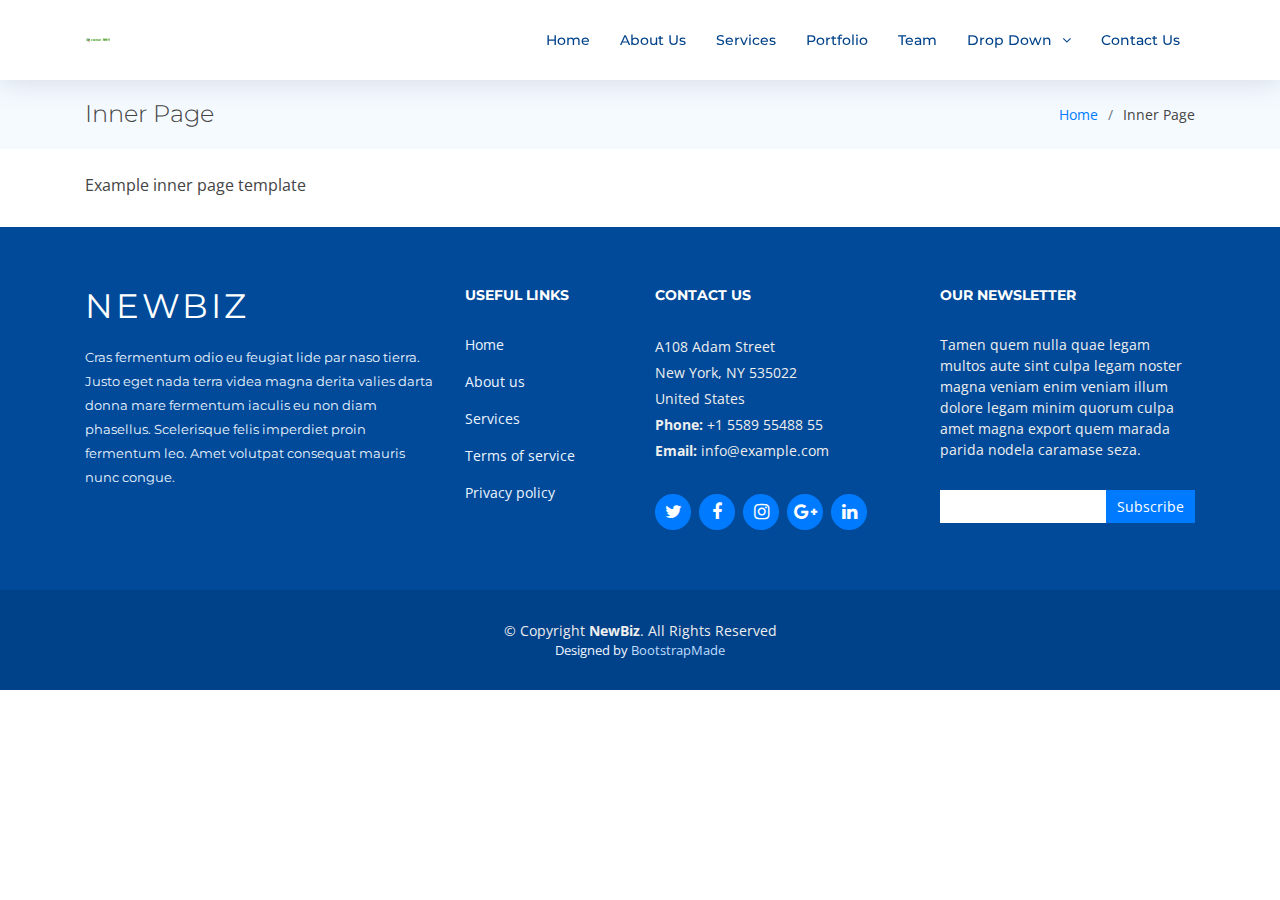
<file: inner-page.html>
<!DOCTYPE html>
<html lang="en">

<head>
  <meta charset="utf-8">
  <meta content="width=device-width, initial-scale=1.0" name="viewport">

  <title>Inner Page - NewBiz Bootstrap Template</title>
  <meta content="" name="descriptison">
  <meta content="" name="keywords">

  <!-- Favicons -->
  <link href="assets/img/favicon.png" rel="icon">
  <link href="assets/img/apple-touch-icon.png" rel="apple-touch-icon">

  <!-- Google Fonts -->
  <link href="https://fonts.googleapis.com/css?family=Open+Sans:300,300i,400,400i,600,600i,700,700i|Montserrat:300,400,500,700" rel="stylesheet">

  <!-- Vendor CSS Files -->
  <link href="assets/vendor/bootstrap/css/bootstrap.min.css" rel="stylesheet">
  <link href="assets/vendor/font-awesome/css/font-awesome.min.css" rel="stylesheet">
  <link href="assets/vendor/ionicons/css/ionicons.min.css" rel="stylesheet">
  <link href="assets/vendor/owl.carousel/assets/owl.carousel.min.css" rel="stylesheet">
  <link href="assets/vendor/venobox/venobox.css" rel="stylesheet">
  <link href="assets/vendor/aos/aos.css" rel="stylesheet">

  <!-- Template Main CSS File -->
  <link href="assets/css/style.css" rel="stylesheet">

  <!-- =======================================================
  * Template Name: NewBiz - v2.1.0
  * Template URL: https://bootstrapmade.com/newbiz-bootstrap-business-template/
  * Author: BootstrapMade.com
  * License: https://bootstrapmade.com/license/
  ======================================================== -->
</head>

<body>

  <!-- ======= Header ======= -->
  <header id="header" class="fixed-top">
    <div class="container">

      <div class="logo float-left">
        <!-- Uncomment below if you prefer to use an text logo -->
        <!-- <h1><a href="index.html">NewBiz</a></h1> -->
        <a href="index.html"><img src="assets/img/logo.png" alt="" class="img-fluid"></a>
      </div>

      <nav class="main-nav float-right d-none d-lg-block">
        <ul>
          <li><a href="index.html">Home</a></li>
          <li><a href="#about">About Us</a></li>
          <li><a href="#services">Services</a></li>
          <li><a href="#portfolio">Portfolio</a></li>
          <li><a href="#team">Team</a></li>
          <li class="drop-down"><a href="">Drop Down</a>
            <ul>
              <li><a href="#">Drop Down 1</a></li>
              <li class="drop-down"><a href="#">Drop Down 2</a>
                <ul>
                  <li><a href="#">Deep Drop Down 1</a></li>
                  <li><a href="#">Deep Drop Down 2</a></li>
                  <li><a href="#">Deep Drop Down 3</a></li>
                  <li><a href="#">Deep Drop Down 4</a></li>
                  <li><a href="#">Deep Drop Down 5</a></li>
                </ul>
              </li>
              <li><a href="#">Drop Down 3</a></li>
              <li><a href="#">Drop Down 4</a></li>
              <li><a href="#">Drop Down 5</a></li>
            </ul>
          </li>
          <li><a href="#contact">Contact Us</a></li>
        </ul>
      </nav><!-- .main-nav -->

    </div>
  </header><!-- #header -->

  <main id="main">

    <!-- ======= Breadcrumbs Section ======= -->
    <section class="breadcrumbs">
      <div class="container">

        <div class="d-flex justify-content-between align-items-center">
          <h2>Inner Page</h2>
          <ol>
            <li><a href="index.html">Home</a></li>
            <li>Inner Page</li>
          </ol>
        </div>

      </div>
    </section><!-- End Breadcrumbs Section -->

    <section class="inner-page pt-4">
      <div class="container">
        <p>
          Example inner page template
        </p>
      </div>
    </section>

  </main><!-- End #main -->

  <!-- ======= Footer ======= -->
  <footer id="footer">
    <div class="footer-top">
      <div class="container">
        <div class="row">

          <div class="col-lg-4 col-md-6 footer-info">
            <h3>NewBiz</h3>
            <p>Cras fermentum odio eu feugiat lide par naso tierra. Justo eget nada terra videa magna derita valies darta donna mare fermentum iaculis eu non diam phasellus. Scelerisque felis imperdiet proin fermentum leo. Amet volutpat consequat mauris nunc congue.</p>
          </div>

          <div class="col-lg-2 col-md-6 footer-links">
            <h4>Useful Links</h4>
            <ul>
              <li><a href="#">Home</a></li>
              <li><a href="#">About us</a></li>
              <li><a href="#">Services</a></li>
              <li><a href="#">Terms of service</a></li>
              <li><a href="#">Privacy policy</a></li>
            </ul>
          </div>

          <div class="col-lg-3 col-md-6 footer-contact">
            <h4>Contact Us</h4>
            <p>
              A108 Adam Street <br>
              New York, NY 535022<br>
              United States <br>
              <strong>Phone:</strong> +1 5589 55488 55<br>
              <strong>Email:</strong> info@example.com<br>
            </p>

            <div class="social-links">
              <a href="#" class="twitter"><i class="fa fa-twitter"></i></a>
              <a href="#" class="facebook"><i class="fa fa-facebook"></i></a>
              <a href="#" class="instagram"><i class="fa fa-instagram"></i></a>
              <a href="#" class="google-plus"><i class="fa fa-google-plus"></i></a>
              <a href="#" class="linkedin"><i class="fa fa-linkedin"></i></a>
            </div>

          </div>

          <div class="col-lg-3 col-md-6 footer-newsletter">
            <h4>Our Newsletter</h4>
            <p>Tamen quem nulla quae legam multos aute sint culpa legam noster magna veniam enim veniam illum dolore legam minim quorum culpa amet magna export quem marada parida nodela caramase seza.</p>
            <form action="" method="post">
              <input type="email" name="email"><input type="submit" value="Subscribe">
            </form>
          </div>

        </div>
      </div>
    </div>

    <div class="container">
      <div class="copyright">
        &copy; Copyright <strong>NewBiz</strong>. All Rights Reserved
      </div>
      <div class="credits">
        <!--
        All the links in the footer should remain intact.
        You can delete the links only if you purchased the pro version.
        Licensing information: https://bootstrapmade.com/license/
        Purchase the pro version with working PHP/AJAX contact form: https://bootstrapmade.com/buy/?theme=NewBiz
      -->
        Designed by <a href="https://bootstrapmade.com/">BootstrapMade</a>
      </div>
    </div>
  </footer><!-- End Footer -->

  <a href="#" class="back-to-top"><i class="fa fa-chevron-up"></i></a>

  <!-- Vendor JS Files -->
  <script src="assets/vendor/jquery/jquery.min.js"></script>
  <script src="assets/vendor/bootstrap/js/bootstrap.bundle.min.js"></script>
  <script src="assets/vendor/jquery.easing/jquery.easing.min.js"></script>
  <script src="assets/vendor/php-email-form/validate.js"></script>
  <script src="assets/vendor/counterup/counterup.min.js"></script>
  <script src="assets/vendor/isotope-layout/isotope.pkgd.min.js"></script>
  <script src="assets/vendor/owl.carousel/owl.carousel.min.js"></script>
  <script src="assets/vendor/waypoints/jquery.waypoints.min.js"></script>
  <script src="assets/vendor/venobox/venobox.min.js"></script>
  <script src="assets/vendor/aos/aos.js"></script>

  <!-- Template Main JS File -->
  <script src="assets/js/main.js"></script>

</body>

</html>
</file>
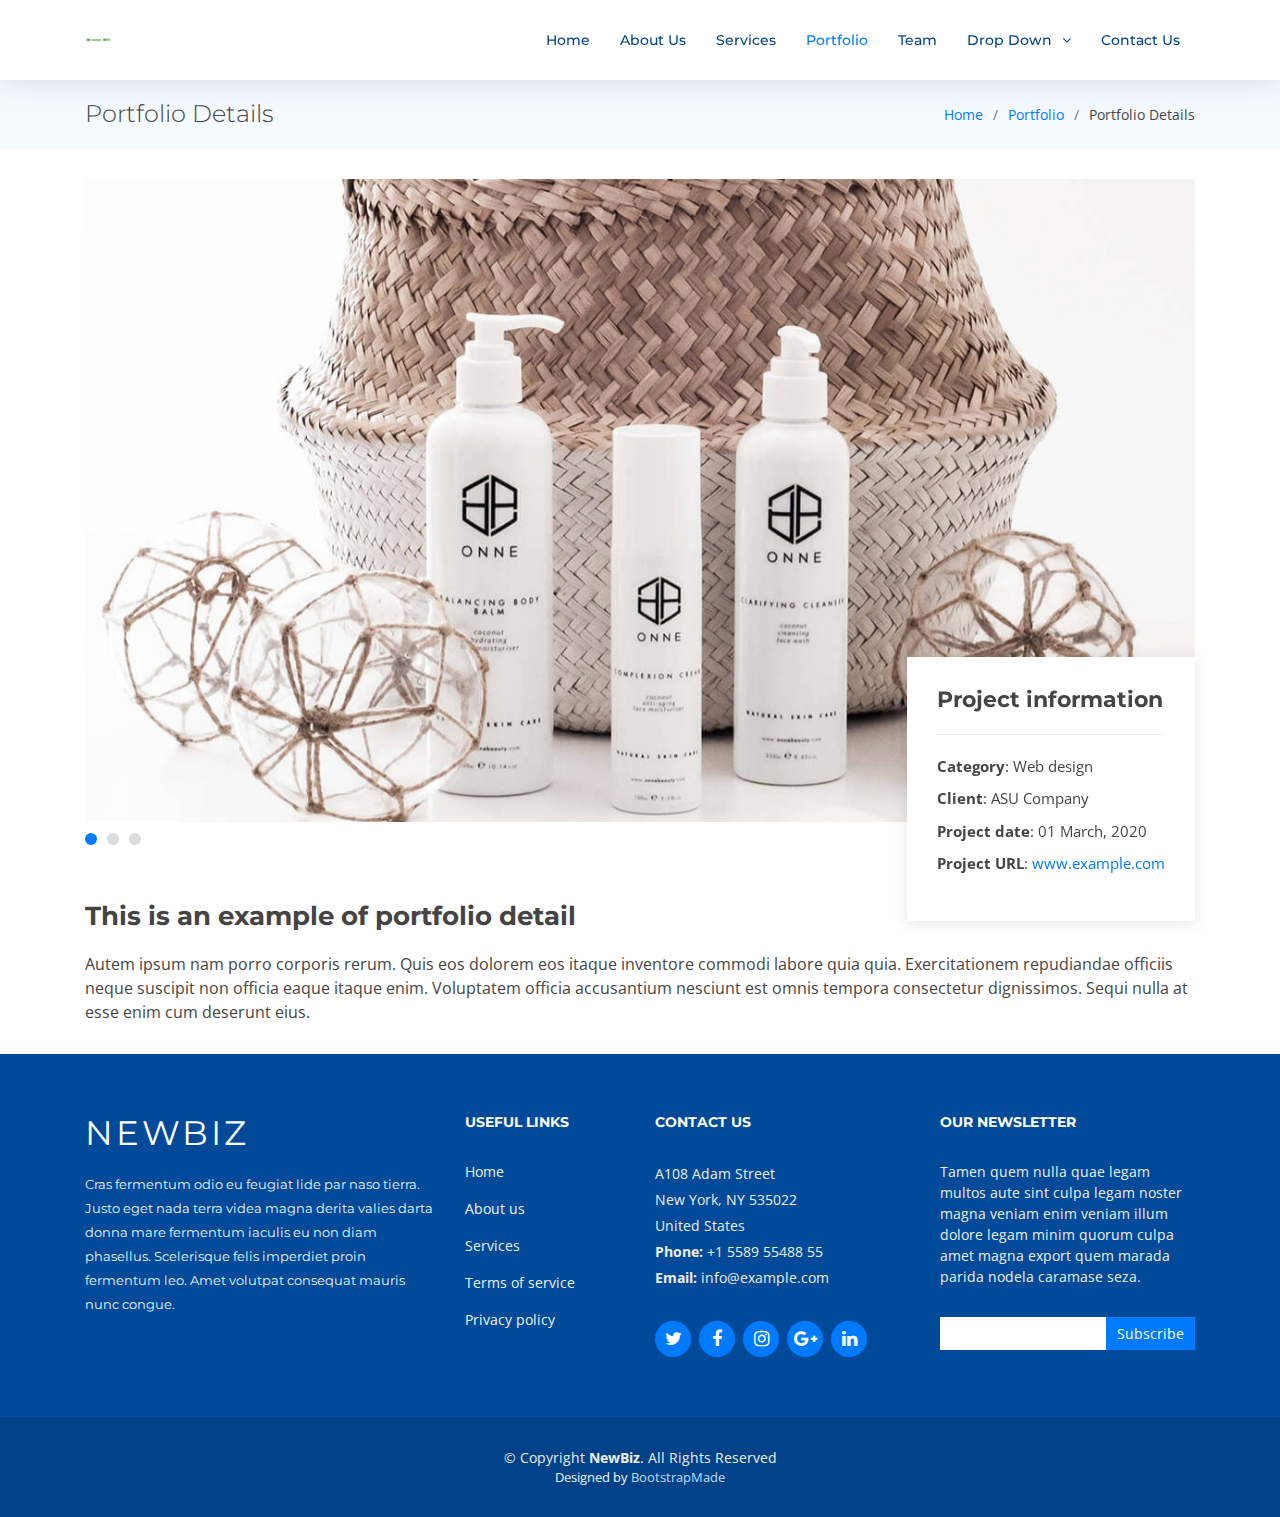
<file: portfolio-details.html>
<!DOCTYPE html>
<html lang="en">

<head>
  <meta charset="utf-8">
  <meta content="width=device-width, initial-scale=1.0" name="viewport">

  <title>Portfolio Details - NewBiz Bootstrap Template</title>
  <meta content="" name="descriptison">
  <meta content="" name="keywords">

  <!-- Favicons -->
  <link href="assets/img/favicon.png" rel="icon">
  <link href="assets/img/apple-touch-icon.png" rel="apple-touch-icon">

  <!-- Google Fonts -->
  <link href="https://fonts.googleapis.com/css?family=Open+Sans:300,300i,400,400i,600,600i,700,700i|Montserrat:300,400,500,700" rel="stylesheet">

  <!-- Vendor CSS Files -->
  <link href="assets/vendor/bootstrap/css/bootstrap.min.css" rel="stylesheet">
  <link href="assets/vendor/font-awesome/css/font-awesome.min.css" rel="stylesheet">
  <link href="assets/vendor/ionicons/css/ionicons.min.css" rel="stylesheet">
  <link href="assets/vendor/owl.carousel/assets/owl.carousel.min.css" rel="stylesheet">
  <link href="assets/vendor/venobox/venobox.css" rel="stylesheet">
  <link href="assets/vendor/aos/aos.css" rel="stylesheet">

  <!-- Template Main CSS File -->
  <link href="assets/css/style.css" rel="stylesheet">

  <!-- =======================================================
  * Template Name: NewBiz - v2.1.0
  * Template URL: https://bootstrapmade.com/newbiz-bootstrap-business-template/
  * Author: BootstrapMade.com
  * License: https://bootstrapmade.com/license/
  ======================================================== -->
</head>

<body>

  <!-- ======= Header ======= -->
  <header id="header" class="fixed-top">
    <div class="container">

      <div class="logo float-left">
        <!-- Uncomment below if you prefer to use an text logo -->
        <!-- <h1><a href="index.html">NewBiz</a></h1> -->
        <a href="index.html"><img src="assets/img/logo.png" alt="" class="img-fluid"></a>
      </div>

      <nav class="main-nav float-right d-none d-lg-block">
        <ul>
          <li><a href="index.html">Home</a></li>
          <li><a href="#about">About Us</a></li>
          <li><a href="#services">Services</a></li>
          <li class="active"><a href="#portfolio">Portfolio</a></li>
          <li><a href="#team">Team</a></li>
          <li class="drop-down"><a href="">Drop Down</a>
            <ul>
              <li><a href="#">Drop Down 1</a></li>
              <li class="drop-down"><a href="#">Drop Down 2</a>
                <ul>
                  <li><a href="#">Deep Drop Down 1</a></li>
                  <li><a href="#">Deep Drop Down 2</a></li>
                  <li><a href="#">Deep Drop Down 3</a></li>
                  <li><a href="#">Deep Drop Down 4</a></li>
                  <li><a href="#">Deep Drop Down 5</a></li>
                </ul>
              </li>
              <li><a href="#">Drop Down 3</a></li>
              <li><a href="#">Drop Down 4</a></li>
              <li><a href="#">Drop Down 5</a></li>
            </ul>
          </li>
          <li><a href="#contact">Contact Us</a></li>
        </ul>
      </nav><!-- .main-nav -->

    </div>
  </header><!-- #header -->

  <main id="main">

    <!-- ======= Breadcrumbs Section ======= -->
    <section class="breadcrumbs">
      <div class="container">

        <div class="d-flex justify-content-between align-items-center">
          <h2>Portfolio Details</h2>
          <ol>
            <li><a href="index.html">Home</a></li>
            <li><a href="portfolio.html">Portfolio</a></li>
            <li>Portfolio Details</li>
          </ol>
        </div>

      </div>
    </section><!-- Breadcrumbs Section -->

    <!-- ======= Portfolio Details Section ======= -->
    <section class="portfolio-details">
      <div class="container">

        <div class="portfolio-details-container">

          <div class="owl-carousel portfolio-details-carousel">
            <img src="assets/img/portfolio/portfolio-details-1.jpg" class="img-fluid" alt="">
            <img src="assets/img/portfolio/portfolio-details-2.jpg" class="img-fluid" alt="">
            <img src="assets/img/portfolio/portfolio-details-3.jpg" class="img-fluid" alt="">
          </div>

          <div class="portfolio-info">
            <h3>Project information</h3>
            <ul>
              <li><strong>Category</strong>: Web design</li>
              <li><strong>Client</strong>: ASU Company</li>
              <li><strong>Project date</strong>: 01 March, 2020</li>
              <li><strong>Project URL</strong>: <a href="#">www.example.com</a></li>
            </ul>
          </div>

        </div>

        <div class="portfolio-description">
          <h2>This is an example of portfolio detail</h2>
          <p>
            Autem ipsum nam porro corporis rerum. Quis eos dolorem eos itaque inventore commodi labore quia quia. Exercitationem repudiandae officiis neque suscipit non officia eaque itaque enim. Voluptatem officia accusantium nesciunt est omnis tempora consectetur dignissimos. Sequi nulla at esse enim cum deserunt eius.
          </p>
        </div>
      </div>
    </section><!-- End Portfolio Details Section -->

  </main><!-- End #main -->

  <!-- ======= Footer ======= -->
  <footer id="footer">
    <div class="footer-top">
      <div class="container">
        <div class="row">

          <div class="col-lg-4 col-md-6 footer-info">
            <h3>NewBiz</h3>
            <p>Cras fermentum odio eu feugiat lide par naso tierra. Justo eget nada terra videa magna derita valies darta donna mare fermentum iaculis eu non diam phasellus. Scelerisque felis imperdiet proin fermentum leo. Amet volutpat consequat mauris nunc congue.</p>
          </div>

          <div class="col-lg-2 col-md-6 footer-links">
            <h4>Useful Links</h4>
            <ul>
              <li><a href="#">Home</a></li>
              <li><a href="#">About us</a></li>
              <li><a href="#">Services</a></li>
              <li><a href="#">Terms of service</a></li>
              <li><a href="#">Privacy policy</a></li>
            </ul>
          </div>

          <div class="col-lg-3 col-md-6 footer-contact">
            <h4>Contact Us</h4>
            <p>
              A108 Adam Street <br>
              New York, NY 535022<br>
              United States <br>
              <strong>Phone:</strong> +1 5589 55488 55<br>
              <strong>Email:</strong> info@example.com<br>
            </p>

            <div class="social-links">
              <a href="#" class="twitter"><i class="fa fa-twitter"></i></a>
              <a href="#" class="facebook"><i class="fa fa-facebook"></i></a>
              <a href="#" class="instagram"><i class="fa fa-instagram"></i></a>
              <a href="#" class="google-plus"><i class="fa fa-google-plus"></i></a>
              <a href="#" class="linkedin"><i class="fa fa-linkedin"></i></a>
            </div>

          </div>

          <div class="col-lg-3 col-md-6 footer-newsletter">
            <h4>Our Newsletter</h4>
            <p>Tamen quem nulla quae legam multos aute sint culpa legam noster magna veniam enim veniam illum dolore legam minim quorum culpa amet magna export quem marada parida nodela caramase seza.</p>
            <form action="" method="post">
              <input type="email" name="email"><input type="submit" value="Subscribe">
            </form>
          </div>

        </div>
      </div>
    </div>

    <div class="container">
      <div class="copyright">
        &copy; Copyright <strong>NewBiz</strong>. All Rights Reserved
      </div>
      <div class="credits">
        <!--
        All the links in the footer should remain intact.
        You can delete the links only if you purchased the pro version.
        Licensing information: https://bootstrapmade.com/license/
        Purchase the pro version with working PHP/AJAX contact form: https://bootstrapmade.com/buy/?theme=NewBiz
      -->
        Designed by <a href="https://bootstrapmade.com/">BootstrapMade</a>
      </div>
    </div>
  </footer><!-- End Footer -->

  <a href="#" class="back-to-top"><i class="fa fa-chevron-up"></i></a>

  <!-- Vendor JS Files -->
  <script src="assets/vendor/jquery/jquery.min.js"></script>
  <script src="assets/vendor/bootstrap/js/bootstrap.bundle.min.js"></script>
  <script src="assets/vendor/jquery.easing/jquery.easing.min.js"></script>
  <script src="assets/vendor/php-email-form/validate.js"></script>
  <script src="assets/vendor/counterup/counterup.min.js"></script>
  <script src="assets/vendor/isotope-layout/isotope.pkgd.min.js"></script>
  <script src="assets/vendor/owl.carousel/owl.carousel.min.js"></script>
  <script src="assets/vendor/waypoints/jquery.waypoints.min.js"></script>
  <script src="assets/vendor/venobox/venobox.min.js"></script>
  <script src="assets/vendor/aos/aos.js"></script>

  <!-- Template Main JS File -->
  <script src="assets/js/main.js"></script>

</body>

</html>
</file>
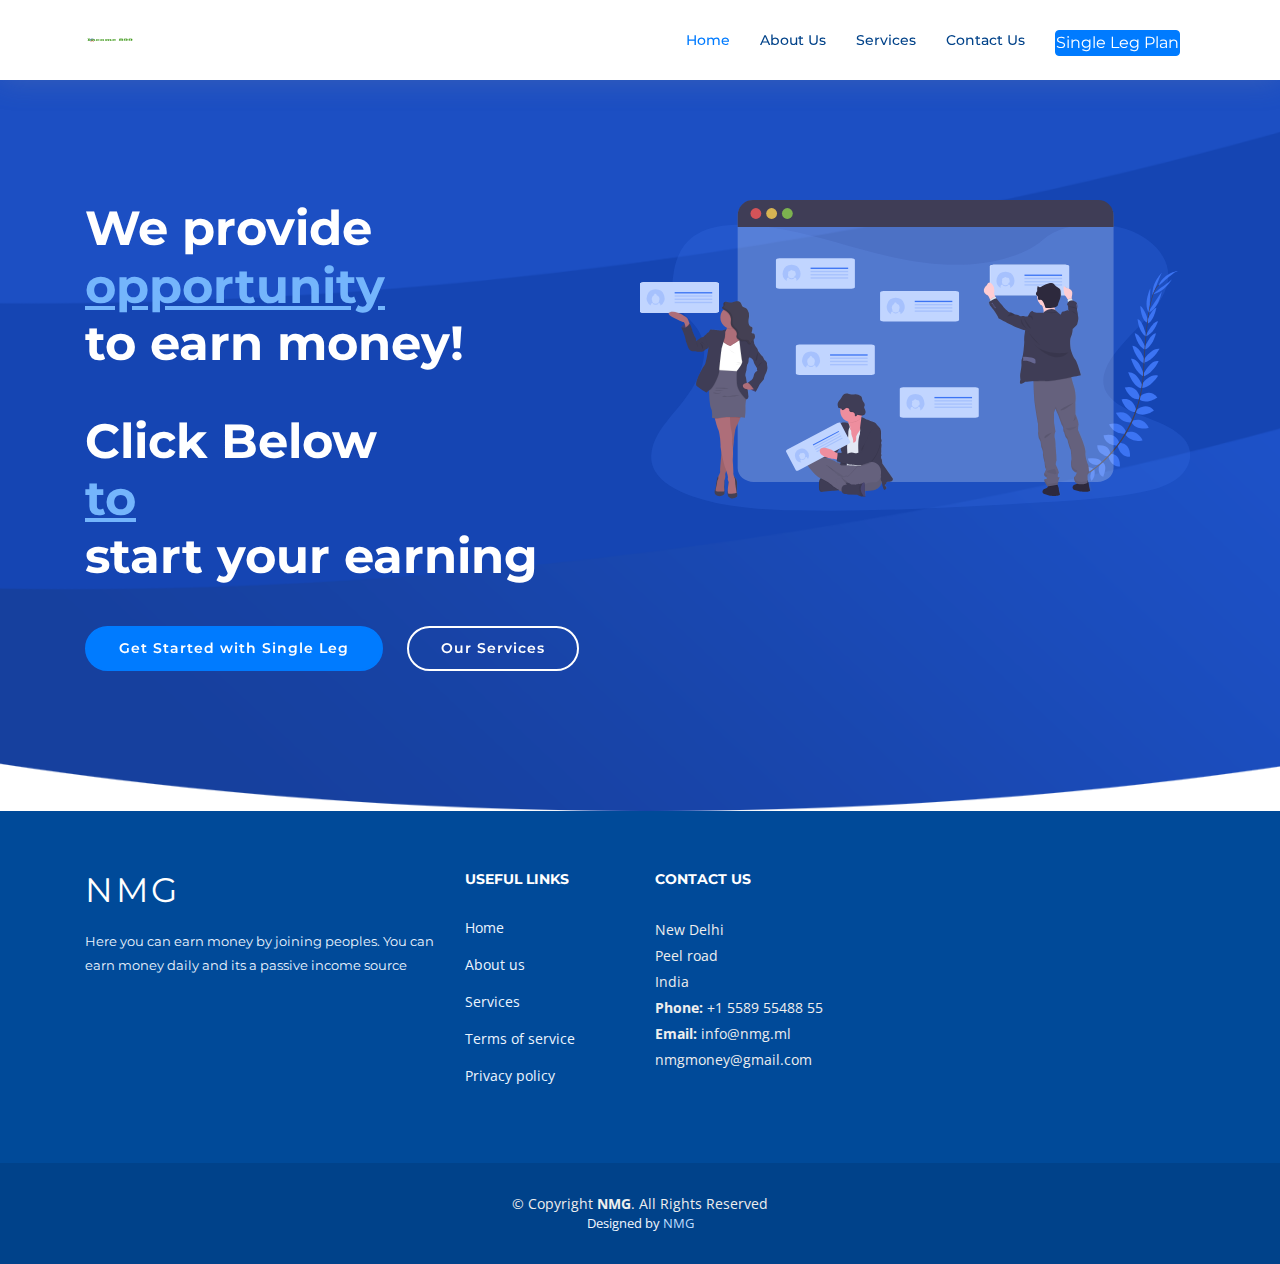
<file: single-leg-plan.html>
<!DOCTYPE html>
<html lang="en">

<head>
<!-- Google Tag Manager -->
<script>(function(w,d,s,l,i){w[l]=w[l]||[];w[l].push({'gtm.start':
new Date().getTime(),event:'gtm.js'});var f=d.getElementsByTagName(s)[0],
j=d.createElement(s),dl=l!='dataLayer'?'&l='+l:'';j.async=true;j.src=
'https://www.googletagmanager.com/gtm.js?id='+i+dl;f.parentNode.insertBefore(j,f);
})(window,document,'script','dataLayer','GTM-N475WC9');</script>
<!-- End Google Tag Manager -->


  <meta charset="utf-8">
  <meta content="width=device-width, initial-scale=1.0" name="viewport">

  <title>NMG - New way to earn Money</title>
  <meta content="NMG " name="Earn Money Online With simple steps By Joining ourn community.">
  <meta content="tags" name="NMG, earn Money Online,">

  <!-- Favicons -->
  <link href="assets/img/favicon.png" rel="icon">
  <link href="assets/img/apple-touch-icon.png" rel="apple-touch-icon">

  <!-- Google Fonts -->
  <link href="https://fonts.googleapis.com/css?family=Open+Sans:300,300i,400,400i,600,600i,700,700i|Montserrat:300,400,500,700" rel="stylesheet">

  <!-- Vendor CSS Files -->
  <link href="assets/vendor/bootstrap/css/bootstrap.min.css" rel="stylesheet">
  <link href="assets/vendor/font-awesome/css/font-awesome.min.css" rel="stylesheet">
  <link href="assets/vendor/ionicons/css/ionicons.min.css" rel="stylesheet">
  <link href="assets/vendor/owl.carousel/assets/owl.carousel.min.css" rel="stylesheet">
  <link href="assets/vendor/venobox/venobox.css" rel="stylesheet">
  <link href="assets/vendor/aos/aos.css" rel="stylesheet">

  <!-- Template Main CSS File -->
  <link href="assets/css/style.css" rel="stylesheet">

  <!-- Simple ======================================================== -->
</head>

<body>
<!-- Google Tag Manager (noscript) -->
<noscript><iframe src="https://www.googletagmanager.com/ns.html?id=GTM-N475WC9"
height="0" width="0" style="display:none;visibility:hidden"></iframe></noscript>
<!-- End Google Tag Manager (noscript) -->
  <!-- ======= Header ======= -->
  <header id="header" class="fixed-top">
    <div class="container">

      <div class="logo float-left">
        <!-- Uncomment below if you prefer to use an text logo -->
        <!-- <h1><a href="index.html">NewBiz</a></h1> -->
        <a href="index.html"><img src="assets/img/logo.png"  width="50" height="800" alt="Income 899" class="img-fluid"></a>
      </div>

      <nav class="main-nav float-right d-none d-lg-block">
        <ul>
          <li class="active"><a href="index.html">Home</a></li>
          <li><a href="http://localhost/mlm/#about">About Us</a></li>
          <li><a href="http://localhost/mlm/#services">Services</a></li>
          <li><a href="http://localhost/mlm/#contact">Contact Us</a></li>
          <!--<li><a href="http://localhost/mlm/binary-plan.html"><button type="button" class="btn btn-primary">Binary Plan</button></a></li>-->
          <li><a href="http://localhost/mlm/single-leg-plan.html"><button type="button" class="btn btn-primary">Single Leg Plan</button></a></li>
        </ul>
      </nav><!-- .main-nav -->

    </div>
  </header><!-- #header -->

  <!-- ======= Intro Section ======= -->
  <section id="intro" class="clearfix">
    <div class="container" data-aos="fade-up">

      <div class="intro-img" data-aos="zoom-out" data-aos-delay="200">
        <img src="assets/img/intro-img.svg" alt="" class="img-fluid">
      </div>

      <div class="intro-info" data-aos="zoom-in" data-aos-delay="100">
        <h2>We provide<br><span>opportunity </span><br>to earn money!</h2>
        <h2>Click Below<br><span>to </span><br>start your earning</h2>
        <div>
         <!-- <a href="http://www.nmg.ml/binary/join.php" class="btn-get-started scrollto">Get Started with Binary</a><br>-->
          <a href="http://localhost/mlm/single-leg/signup.php" class="btn-get-started scrollto">Get Started with Single Leg</a>
          <a href="#services" class="btn-services scrollto">Our Services</a>
        </div>
      </div>

    </div>
  </section><!-- End Intro Section -->





    
  </main><!-- End #main -->

  <!-- ======= Footer ======= -->
  <footer id="footer">
    <div class="footer-top">
      <div class="container">
        <div class="row">

          <div class="col-lg-4 col-md-6 footer-info">
            <h3>NMG </h3>
            <p> Here you can earn money by joining peoples. You can earn money daily and its a passive income source </p>
          </div>

          <div class="col-lg-2 col-md-6 footer-links">
            <h4>Useful Links</h4>
            <ul>
              <li><a href="#">Home</a></li>
              <li><a href="#">About us</a></li>
              <li><a href="#">Services</a></li>
              <li><a href="privacy">Terms of service</a></li>
              <li><a href="privacy">Privacy policy</a></li>
            </ul>
          </div>

          <div class="col-lg-3 col-md-6 footer-contact">
            <h4>Contact Us</h4>
            <p>
              New Delhi <br>
       Peel road<br>
              India <br>
              <strong>Phone:</strong> +1 5589 55488 55<br>
              <strong>Email:</strong> info@nmg.ml<br>
              nmgmoney@gmail.com
            </p>

          </div>

        </div>
      </div>
    </div>

    <div class="container">
      <div class="copyright">
        &copy; Copyright <strong>NMG</strong>. All Rights Reserved
      </div>
      <div class="credits">
        <!--
        All the links in the footer should remain intact.
        You can delete the links only if you purchased the pro version.
        Licensing information: https://bootstrapmade.com/license/
        Purchase the pro version with working PHP/AJAX contact form: https://bootstrapmade.com/buy/?theme=NewBiz
      -->
        Designed by <a href="http://www.nmg.ml/">NMG</a>
      </div>
    </div>
  </footer><!-- End Footer -->

  <a href="#" class="back-to-top"><i class="fa fa-chevron-up"></i></a>
  

  <!-- Vendor JS Files -->
  <script src="assets/vendor/jquery/jquery.min.js"></script>
  <script src="assets/vendor/bootstrap/js/bootstrap.bundle.min.js"></script>
  <script src="assets/vendor/jquery.easing/jquery.easing.min.js"></script>
  <script src="assets/vendor/php-email-form/validate.js"></script>
  <script src="assets/vendor/counterup/counterup.min.js"></script>
  <script src="assets/vendor/isotope-layout/isotope.pkgd.min.js"></script>
  <script src="assets/vendor/owl.carousel/owl.carousel.min.js"></script>
  <script src="assets/vendor/waypoints/jquery.waypoints.min.js"></script>
  <script src="assets/vendor/venobox/venobox.min.js"></script>
  <script src="assets/vendor/aos/aos.js"></script>

  <!-- Template Main JS File -->
  <script src="assets/js/main.js"></script>
  

</body>

</html>
</file>
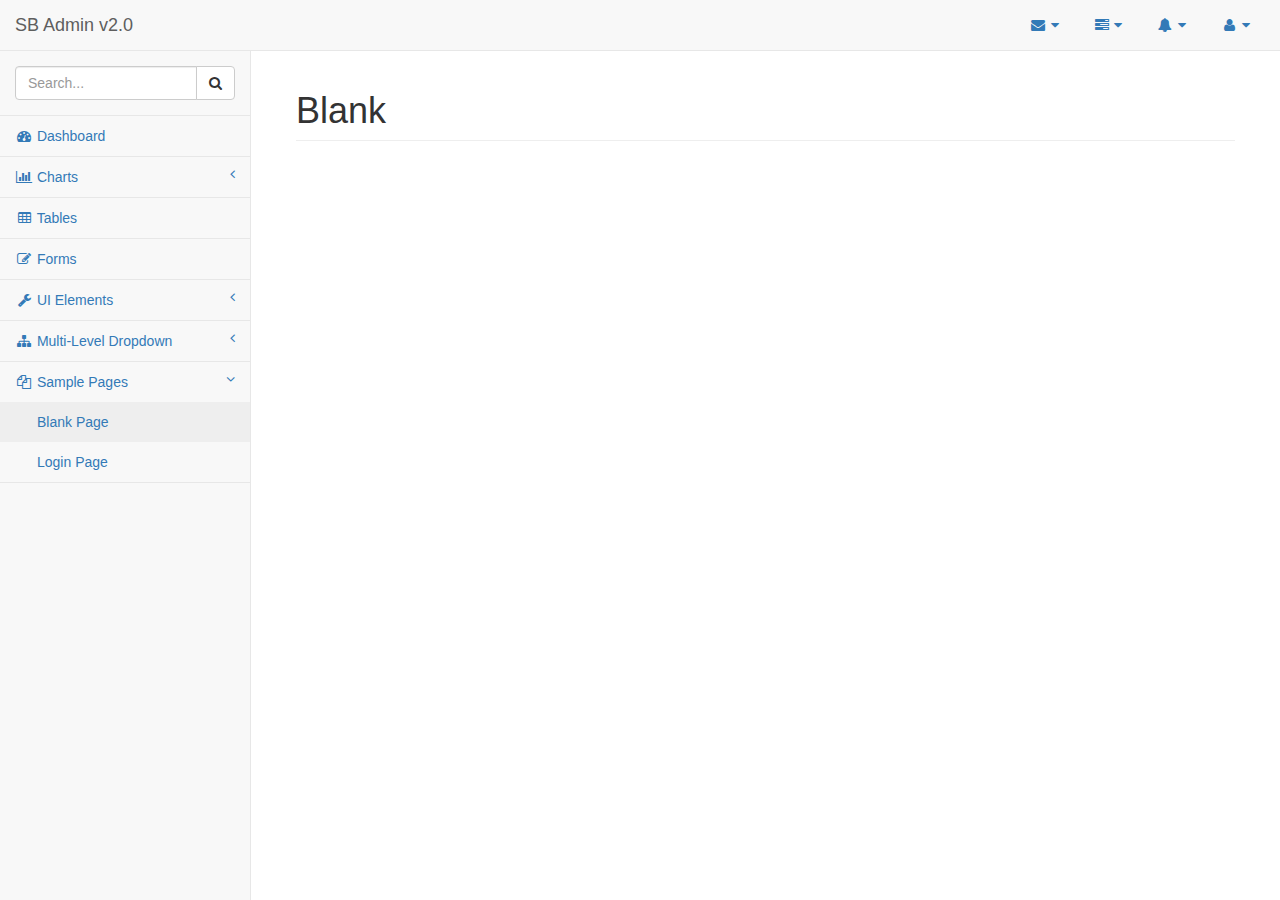
<file: binary/pages/blank.html>
<!DOCTYPE html>
<html lang="en">

<head>

    <meta charset="utf-8">
    <meta http-equiv="X-UA-Compatible" content="IE=edge">
    <meta name="viewport" content="width=device-width, initial-scale=1">
    <meta name="description" content="">
    <meta name="author" content="">

    <title>SB Admin 2 - Bootstrap Admin Theme</title>

    <!-- Bootstrap Core CSS -->
    <link href="../vendor/bootstrap/css/bootstrap.min.css" rel="stylesheet">

    <!-- MetisMenu CSS -->
    <link href="../vendor/metisMenu/metisMenu.min.css" rel="stylesheet">

    <!-- Custom CSS -->
    <link href="../dist/css/sb-admin-2.css" rel="stylesheet">

    <!-- Custom Fonts -->
    <link href="../vendor/font-awesome/css/font-awesome.min.css" rel="stylesheet" type="text/css">

    <!-- HTML5 Shim and Respond.js IE8 support of HTML5 elements and media queries -->
    <!-- WARNING: Respond.js doesn't work if you view the page via file:// -->
    <!--[if lt IE 9]>
        <script src="https://oss.maxcdn.com/libs/html5shiv/3.7.0/html5shiv.js"></script>
        <script src="https://oss.maxcdn.com/libs/respond.js/1.4.2/respond.min.js"></script>
    <![endif]-->

</head>

<body>

    <div id="wrapper">

        <!-- Navigation -->
        <nav class="navbar navbar-default navbar-static-top" role="navigation" style="margin-bottom: 0">
            <div class="navbar-header">
                <button type="button" class="navbar-toggle" data-toggle="collapse" data-target=".navbar-collapse">
                    <span class="sr-only">Toggle navigation</span>
                    <span class="icon-bar"></span>
                    <span class="icon-bar"></span>
                    <span class="icon-bar"></span>
                </button>
                <a class="navbar-brand" href="index.html">SB Admin v2.0</a>
            </div>
            <!-- /.navbar-header -->

            <ul class="nav navbar-top-links navbar-right">
                <li class="dropdown">
                    <a class="dropdown-toggle" data-toggle="dropdown" href="#">
                        <i class="fa fa-envelope fa-fw"></i> <i class="fa fa-caret-down"></i>
                    </a>
                    <ul class="dropdown-menu dropdown-messages">
                        <li>
                            <a href="#">
                                <div>
                                    <strong>John Smith</strong>
                                    <span class="pull-right text-muted">
                                        <em>Yesterday</em>
                                    </span>
                                </div>
                                <div>Lorem ipsum dolor sit amet, consectetur adipiscing elit. Pellentesque eleifend...</div>
                            </a>
                        </li>
                        <li class="divider"></li>
                        <li>
                            <a href="#">
                                <div>
                                    <strong>John Smith</strong>
                                    <span class="pull-right text-muted">
                                        <em>Yesterday</em>
                                    </span>
                                </div>
                                <div>Lorem ipsum dolor sit amet, consectetur adipiscing elit. Pellentesque eleifend...</div>
                            </a>
                        </li>
                        <li class="divider"></li>
                        <li>
                            <a href="#">
                                <div>
                                    <strong>John Smith</strong>
                                    <span class="pull-right text-muted">
                                        <em>Yesterday</em>
                                    </span>
                                </div>
                                <div>Lorem ipsum dolor sit amet, consectetur adipiscing elit. Pellentesque eleifend...</div>
                            </a>
                        </li>
                        <li class="divider"></li>
                        <li>
                            <a class="text-center" href="#">
                                <strong>Read All Messages</strong>
                                <i class="fa fa-angle-right"></i>
                            </a>
                        </li>
                    </ul>
                    <!-- /.dropdown-messages -->
                </li>
                <!-- /.dropdown -->
                <li class="dropdown">
                    <a class="dropdown-toggle" data-toggle="dropdown" href="#">
                        <i class="fa fa-tasks fa-fw"></i> <i class="fa fa-caret-down"></i>
                    </a>
                    <ul class="dropdown-menu dropdown-tasks">
                        <li>
                            <a href="#">
                                <div>
                                    <p>
                                        <strong>Task 1</strong>
                                        <span class="pull-right text-muted">40% Complete</span>
                                    </p>
                                    <div class="progress progress-striped active">
                                        <div class="progress-bar progress-bar-success" role="progressbar" aria-valuenow="40" aria-valuemin="0" aria-valuemax="100" style="width: 40%">
                                            <span class="sr-only">40% Complete (success)</span>
                                        </div>
                                    </div>
                                </div>
                            </a>
                        </li>
                        <li class="divider"></li>
                        <li>
                            <a href="#">
                                <div>
                                    <p>
                                        <strong>Task 2</strong>
                                        <span class="pull-right text-muted">20% Complete</span>
                                    </p>
                                    <div class="progress progress-striped active">
                                        <div class="progress-bar progress-bar-info" role="progressbar" aria-valuenow="20" aria-valuemin="0" aria-valuemax="100" style="width: 20%">
                                            <span class="sr-only">20% Complete</span>
                                        </div>
                                    </div>
                                </div>
                            </a>
                        </li>
                        <li class="divider"></li>
                        <li>
                            <a href="#">
                                <div>
                                    <p>
                                        <strong>Task 3</strong>
                                        <span class="pull-right text-muted">60% Complete</span>
                                    </p>
                                    <div class="progress progress-striped active">
                                        <div class="progress-bar progress-bar-warning" role="progressbar" aria-valuenow="60" aria-valuemin="0" aria-valuemax="100" style="width: 60%">
                                            <span class="sr-only">60% Complete (warning)</span>
                                        </div>
                                    </div>
                                </div>
                            </a>
                        </li>
                        <li class="divider"></li>
                        <li>
                            <a href="#">
                                <div>
                                    <p>
                                        <strong>Task 4</strong>
                                        <span class="pull-right text-muted">80% Complete</span>
                                    </p>
                                    <div class="progress progress-striped active">
                                        <div class="progress-bar progress-bar-danger" role="progressbar" aria-valuenow="80" aria-valuemin="0" aria-valuemax="100" style="width: 80%">
                                            <span class="sr-only">80% Complete (danger)</span>
                                        </div>
                                    </div>
                                </div>
                            </a>
                        </li>
                        <li class="divider"></li>
                        <li>
                            <a class="text-center" href="#">
                                <strong>See All Tasks</strong>
                                <i class="fa fa-angle-right"></i>
                            </a>
                        </li>
                    </ul>
                    <!-- /.dropdown-tasks -->
                </li>
                <!-- /.dropdown -->
                <li class="dropdown">
                    <a class="dropdown-toggle" data-toggle="dropdown" href="#">
                        <i class="fa fa-bell fa-fw"></i> <i class="fa fa-caret-down"></i>
                    </a>
                    <ul class="dropdown-menu dropdown-alerts">
                        <li>
                            <a href="#">
                                <div>
                                    <i class="fa fa-comment fa-fw"></i> New Comment
                                    <span class="pull-right text-muted small">4 minutes ago</span>
                                </div>
                            </a>
                        </li>
                        <li class="divider"></li>
                        <li>
                            <a href="#">
                                <div>
                                    <i class="fa fa-twitter fa-fw"></i> 3 New Followers
                                    <span class="pull-right text-muted small">12 minutes ago</span>
                                </div>
                            </a>
                        </li>
                        <li class="divider"></li>
                        <li>
                            <a href="#">
                                <div>
                                    <i class="fa fa-envelope fa-fw"></i> Message Sent
                                    <span class="pull-right text-muted small">4 minutes ago</span>
                                </div>
                            </a>
                        </li>
                        <li class="divider"></li>
                        <li>
                            <a href="#">
                                <div>
                                    <i class="fa fa-tasks fa-fw"></i> New Task
                                    <span class="pull-right text-muted small">4 minutes ago</span>
                                </div>
                            </a>
                        </li>
                        <li class="divider"></li>
                        <li>
                            <a href="#">
                                <div>
                                    <i class="fa fa-upload fa-fw"></i> Server Rebooted
                                    <span class="pull-right text-muted small">4 minutes ago</span>
                                </div>
                            </a>
                        </li>
                        <li class="divider"></li>
                        <li>
                            <a class="text-center" href="#">
                                <strong>See All Alerts</strong>
                                <i class="fa fa-angle-right"></i>
                            </a>
                        </li>
                    </ul>
                    <!-- /.dropdown-alerts -->
                </li>
                <!-- /.dropdown -->
                <li class="dropdown">
                    <a class="dropdown-toggle" data-toggle="dropdown" href="#">
                        <i class="fa fa-user fa-fw"></i> <i class="fa fa-caret-down"></i>
                    </a>
                    <ul class="dropdown-menu dropdown-user">
                        <li><a href="#"><i class="fa fa-user fa-fw"></i> User Profile</a>
                        </li>
                        <li><a href="#"><i class="fa fa-gear fa-fw"></i> Settings</a>
                        </li>
                        <li class="divider"></li>
                        <li><a href="login.html"><i class="fa fa-sign-out fa-fw"></i> Logout</a>
                        </li>
                    </ul>
                    <!-- /.dropdown-user -->
                </li>
                <!-- /.dropdown -->
            </ul>
            <!-- /.navbar-top-links -->

            <div class="navbar-default sidebar" role="navigation">
                <div class="sidebar-nav navbar-collapse">
                    <ul class="nav" id="side-menu">
                        <li class="sidebar-search">
                            <div class="input-group custom-search-form">
                                <input type="text" class="form-control" placeholder="Search...">
                                <span class="input-group-btn">
                                    <button class="btn btn-default" type="button">
                                        <i class="fa fa-search"></i>
                                    </button>
                                </span>
                            </div>
                            <!-- /input-group -->
                        </li>
                        <li>
                            <a href="index.html"><i class="fa fa-dashboard fa-fw"></i> Dashboard</a>
                        </li>
                        <li>
                            <a href="#"><i class="fa fa-bar-chart-o fa-fw"></i> Charts<span class="fa arrow"></span></a>
                            <ul class="nav nav-second-level">
                                <li>
                                    <a href="flot.html">Flot Charts</a>
                                </li>
                                <li>
                                    <a href="morris.html">Morris.js Charts</a>
                                </li>
                            </ul>
                            <!-- /.nav-second-level -->
                        </li>
                        <li>
                            <a href="tables.html"><i class="fa fa-table fa-fw"></i> Tables</a>
                        </li>
                        <li>
                            <a href="forms.html"><i class="fa fa-edit fa-fw"></i> Forms</a>
                        </li>
                        <li>
                            <a href="#"><i class="fa fa-wrench fa-fw"></i> UI Elements<span class="fa arrow"></span></a>
                            <ul class="nav nav-second-level">
                                <li>
                                    <a href="panels-wells.html">Panels and Wells</a>
                                </li>
                                <li>
                                    <a href="buttons.html">Buttons</a>
                                </li>
                                <li>
                                    <a href="notifications.html">Notifications</a>
                                </li>
                                <li>
                                    <a href="typography.html">Typography</a>
                                </li>
                                <li>
                                    <a href="icons.html"> Icons</a>
                                </li>
                                <li>
                                    <a href="grid.html">Grid</a>
                                </li>
                            </ul>
                            <!-- /.nav-second-level -->
                        </li>
                        <li>
                            <a href="#"><i class="fa fa-sitemap fa-fw"></i> Multi-Level Dropdown<span class="fa arrow"></span></a>
                            <ul class="nav nav-second-level">
                                <li>
                                    <a href="#">Second Level Item</a>
                                </li>
                                <li>
                                    <a href="#">Second Level Item</a>
                                </li>
                                <li>
                                    <a href="#">Third Level <span class="fa arrow"></span></a>
                                    <ul class="nav nav-third-level">
                                        <li>
                                            <a href="#">Third Level Item</a>
                                        </li>
                                        <li>
                                            <a href="#">Third Level Item</a>
                                        </li>
                                        <li>
                                            <a href="#">Third Level Item</a>
                                        </li>
                                        <li>
                                            <a href="#">Third Level Item</a>
                                        </li>
                                    </ul>
                                    <!-- /.nav-third-level -->
                                </li>
                            </ul>
                            <!-- /.nav-second-level -->
                        </li>
                        <li class="active">
                            <a href="#"><i class="fa fa-files-o fa-fw"></i> Sample Pages<span class="fa arrow"></span></a>
                            <ul class="nav nav-second-level">
                                <li>
                                    <a class="active" href="blank.html">Blank Page</a>
                                </li>
                                <li>
                                    <a href="login.html">Login Page</a>
                                </li>
                            </ul>
                            <!-- /.nav-second-level -->
                        </li>
                    </ul>
                </div>
                <!-- /.sidebar-collapse -->
            </div>
            <!-- /.navbar-static-side -->
        </nav>

        <!-- Page Content -->
        <div id="page-wrapper">
            <div class="container-fluid">
                <div class="row">
                    <div class="col-lg-12">
                        <h1 class="page-header">Blank</h1>
                    </div>
                    <!-- /.col-lg-12 -->
                </div>
                <!-- /.row -->
            </div>
            <!-- /.container-fluid -->
        </div>
        <!-- /#page-wrapper -->

    </div>
    <!-- /#wrapper -->

    <!-- jQuery -->
    <script src="../vendor/jquery/jquery.min.js"></script>

    <!-- Bootstrap Core JavaScript -->
    <script src="../vendor/bootstrap/js/bootstrap.min.js"></script>

    <!-- Metis Menu Plugin JavaScript -->
    <script src="../vendor/metisMenu/metisMenu.min.js"></script>

    <!-- Custom Theme JavaScript -->
    <script src="../dist/js/sb-admin-2.js"></script>

</body>

</html>
</file>
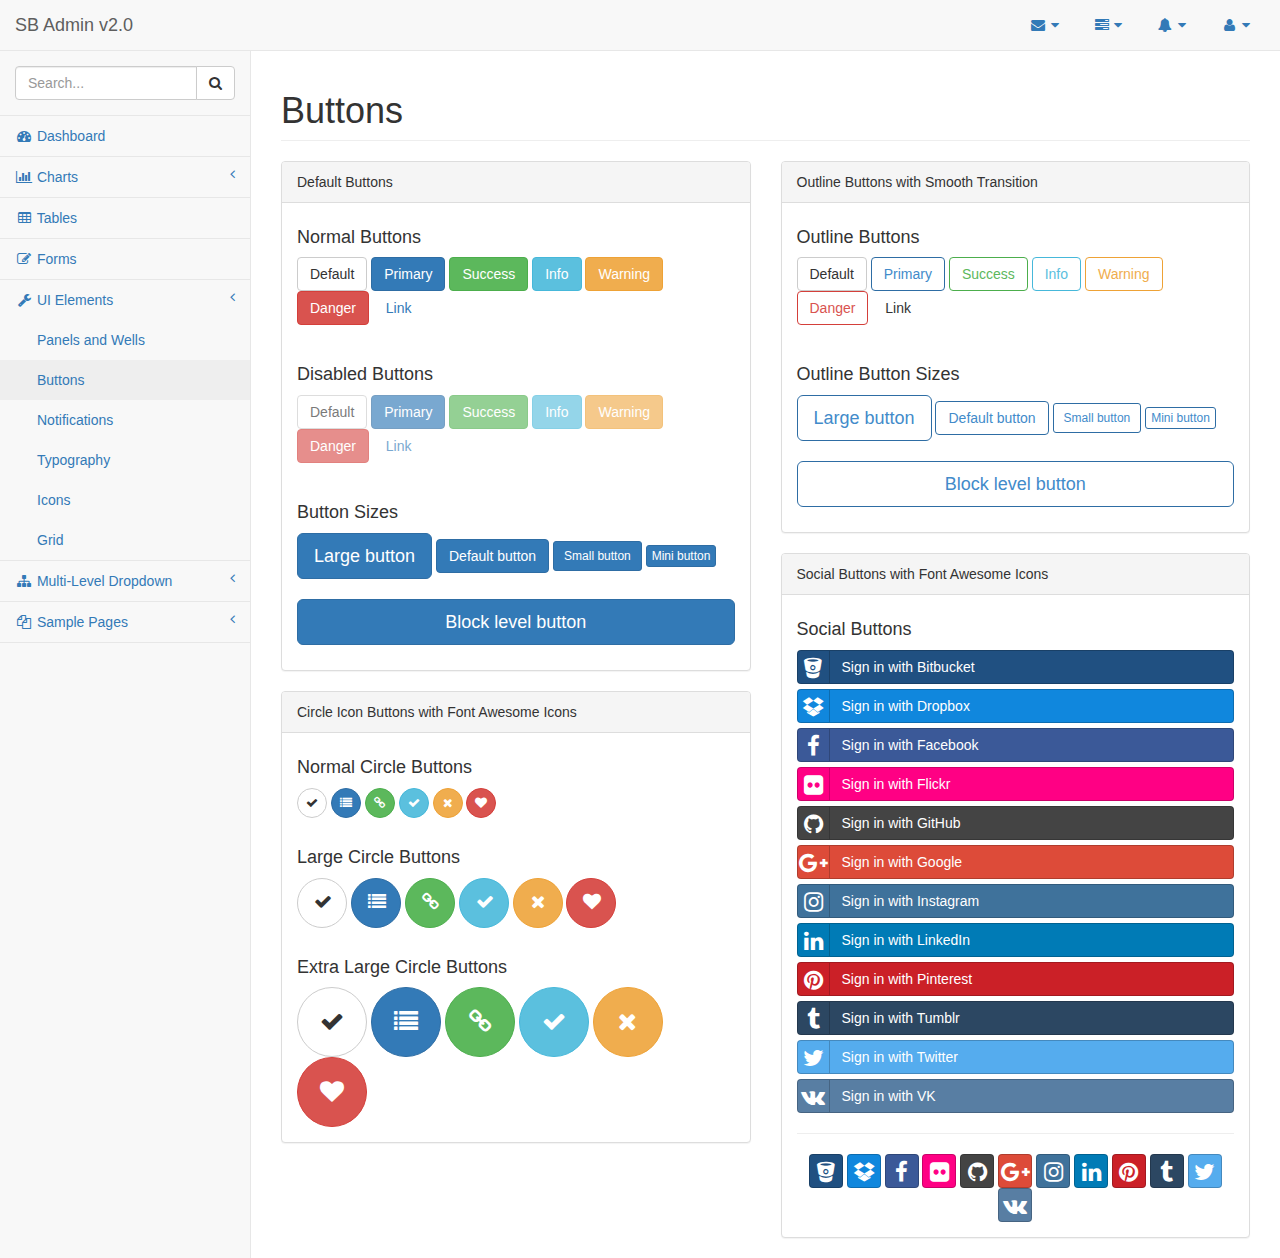
<file: binary/pages/buttons.html>
<!DOCTYPE html>
<html lang="en">

<head>

    <meta charset="utf-8">
    <meta http-equiv="X-UA-Compatible" content="IE=edge">
    <meta name="viewport" content="width=device-width, initial-scale=1">
    <meta name="description" content="">
    <meta name="author" content="">

    <title>SB Admin 2 - Bootstrap Admin Theme</title>

    <!-- Bootstrap Core CSS -->
    <link href="../vendor/bootstrap/css/bootstrap.min.css" rel="stylesheet">

    <!-- MetisMenu CSS -->
    <link href="../vendor/metisMenu/metisMenu.min.css" rel="stylesheet">

    <!-- Social Buttons CSS -->
    <link href="../vendor/bootstrap-social/bootstrap-social.css" rel="stylesheet">

    <!-- Custom CSS -->
    <link href="../dist/css/sb-admin-2.css" rel="stylesheet">

    <!-- Custom Fonts -->
    <link href="../vendor/font-awesome/css/font-awesome.min.css" rel="stylesheet" type="text/css">

    <!-- HTML5 Shim and Respond.js IE8 support of HTML5 elements and media queries -->
    <!-- WARNING: Respond.js doesn't work if you view the page via file:// -->
    <!--[if lt IE 9]>
        <script src="https://oss.maxcdn.com/libs/html5shiv/3.7.0/html5shiv.js"></script>
        <script src="https://oss.maxcdn.com/libs/respond.js/1.4.2/respond.min.js"></script>
    <![endif]-->

</head>

<body>

    <div id="wrapper">

        <!-- Navigation -->
        <nav class="navbar navbar-default navbar-static-top" role="navigation" style="margin-bottom: 0">
            <div class="navbar-header">
                <button type="button" class="navbar-toggle" data-toggle="collapse" data-target=".navbar-collapse">
                    <span class="sr-only">Toggle navigation</span>
                    <span class="icon-bar"></span>
                    <span class="icon-bar"></span>
                    <span class="icon-bar"></span>
                </button>
                <a class="navbar-brand" href="index.html">SB Admin v2.0</a>
            </div>
            <!-- /.navbar-header -->

            <ul class="nav navbar-top-links navbar-right">
                <li class="dropdown">
                    <a class="dropdown-toggle" data-toggle="dropdown" href="#">
                        <i class="fa fa-envelope fa-fw"></i> <i class="fa fa-caret-down"></i>
                    </a>
                    <ul class="dropdown-menu dropdown-messages">
                        <li>
                            <a href="#">
                                <div>
                                    <strong>John Smith</strong>
                                    <span class="pull-right text-muted">
                                        <em>Yesterday</em>
                                    </span>
                                </div>
                                <div>Lorem ipsum dolor sit amet, consectetur adipiscing elit. Pellentesque eleifend...</div>
                            </a>
                        </li>
                        <li class="divider"></li>
                        <li>
                            <a href="#">
                                <div>
                                    <strong>John Smith</strong>
                                    <span class="pull-right text-muted">
                                        <em>Yesterday</em>
                                    </span>
                                </div>
                                <div>Lorem ipsum dolor sit amet, consectetur adipiscing elit. Pellentesque eleifend...</div>
                            </a>
                        </li>
                        <li class="divider"></li>
                        <li>
                            <a href="#">
                                <div>
                                    <strong>John Smith</strong>
                                    <span class="pull-right text-muted">
                                        <em>Yesterday</em>
                                    </span>
                                </div>
                                <div>Lorem ipsum dolor sit amet, consectetur adipiscing elit. Pellentesque eleifend...</div>
                            </a>
                        </li>
                        <li class="divider"></li>
                        <li>
                            <a class="text-center" href="#">
                                <strong>Read All Messages</strong>
                                <i class="fa fa-angle-right"></i>
                            </a>
                        </li>
                    </ul>
                    <!-- /.dropdown-messages -->
                </li>
                <!-- /.dropdown -->
                <li class="dropdown">
                    <a class="dropdown-toggle" data-toggle="dropdown" href="#">
                        <i class="fa fa-tasks fa-fw"></i> <i class="fa fa-caret-down"></i>
                    </a>
                    <ul class="dropdown-menu dropdown-tasks">
                        <li>
                            <a href="#">
                                <div>
                                    <p>
                                        <strong>Task 1</strong>
                                        <span class="pull-right text-muted">40% Complete</span>
                                    </p>
                                    <div class="progress progress-striped active">
                                        <div class="progress-bar progress-bar-success" role="progressbar" aria-valuenow="40" aria-valuemin="0" aria-valuemax="100" style="width: 40%">
                                            <span class="sr-only">40% Complete (success)</span>
                                        </div>
                                    </div>
                                </div>
                            </a>
                        </li>
                        <li class="divider"></li>
                        <li>
                            <a href="#">
                                <div>
                                    <p>
                                        <strong>Task 2</strong>
                                        <span class="pull-right text-muted">20% Complete</span>
                                    </p>
                                    <div class="progress progress-striped active">
                                        <div class="progress-bar progress-bar-info" role="progressbar" aria-valuenow="20" aria-valuemin="0" aria-valuemax="100" style="width: 20%">
                                            <span class="sr-only">20% Complete</span>
                                        </div>
                                    </div>
                                </div>
                            </a>
                        </li>
                        <li class="divider"></li>
                        <li>
                            <a href="#">
                                <div>
                                    <p>
                                        <strong>Task 3</strong>
                                        <span class="pull-right text-muted">60% Complete</span>
                                    </p>
                                    <div class="progress progress-striped active">
                                        <div class="progress-bar progress-bar-warning" role="progressbar" aria-valuenow="60" aria-valuemin="0" aria-valuemax="100" style="width: 60%">
                                            <span class="sr-only">60% Complete (warning)</span>
                                        </div>
                                    </div>
                                </div>
                            </a>
                        </li>
                        <li class="divider"></li>
                        <li>
                            <a href="#">
                                <div>
                                    <p>
                                        <strong>Task 4</strong>
                                        <span class="pull-right text-muted">80% Complete</span>
                                    </p>
                                    <div class="progress progress-striped active">
                                        <div class="progress-bar progress-bar-danger" role="progressbar" aria-valuenow="80" aria-valuemin="0" aria-valuemax="100" style="width: 80%">
                                            <span class="sr-only">80% Complete (danger)</span>
                                        </div>
                                    </div>
                                </div>
                            </a>
                        </li>
                        <li class="divider"></li>
                        <li>
                            <a class="text-center" href="#">
                                <strong>See All Tasks</strong>
                                <i class="fa fa-angle-right"></i>
                            </a>
                        </li>
                    </ul>
                    <!-- /.dropdown-tasks -->
                </li>
                <!-- /.dropdown -->
                <li class="dropdown">
                    <a class="dropdown-toggle" data-toggle="dropdown" href="#">
                        <i class="fa fa-bell fa-fw"></i> <i class="fa fa-caret-down"></i>
                    </a>
                    <ul class="dropdown-menu dropdown-alerts">
                        <li>
                            <a href="#">
                                <div>
                                    <i class="fa fa-comment fa-fw"></i> New Comment
                                    <span class="pull-right text-muted small">4 minutes ago</span>
                                </div>
                            </a>
                        </li>
                        <li class="divider"></li>
                        <li>
                            <a href="#">
                                <div>
                                    <i class="fa fa-twitter fa-fw"></i> 3 New Followers
                                    <span class="pull-right text-muted small">12 minutes ago</span>
                                </div>
                            </a>
                        </li>
                        <li class="divider"></li>
                        <li>
                            <a href="#">
                                <div>
                                    <i class="fa fa-envelope fa-fw"></i> Message Sent
                                    <span class="pull-right text-muted small">4 minutes ago</span>
                                </div>
                            </a>
                        </li>
                        <li class="divider"></li>
                        <li>
                            <a href="#">
                                <div>
                                    <i class="fa fa-tasks fa-fw"></i> New Task
                                    <span class="pull-right text-muted small">4 minutes ago</span>
                                </div>
                            </a>
                        </li>
                        <li class="divider"></li>
                        <li>
                            <a href="#">
                                <div>
                                    <i class="fa fa-upload fa-fw"></i> Server Rebooted
                                    <span class="pull-right text-muted small">4 minutes ago</span>
                                </div>
                            </a>
                        </li>
                        <li class="divider"></li>
                        <li>
                            <a class="text-center" href="#">
                                <strong>See All Alerts</strong>
                                <i class="fa fa-angle-right"></i>
                            </a>
                        </li>
                    </ul>
                    <!-- /.dropdown-alerts -->
                </li>
                <!-- /.dropdown -->
                <li class="dropdown">
                    <a class="dropdown-toggle" data-toggle="dropdown" href="#">
                        <i class="fa fa-user fa-fw"></i> <i class="fa fa-caret-down"></i>
                    </a>
                    <ul class="dropdown-menu dropdown-user">
                        <li><a href="#"><i class="fa fa-user fa-fw"></i> User Profile</a>
                        </li>
                        <li><a href="#"><i class="fa fa-gear fa-fw"></i> Settings</a>
                        </li>
                        <li class="divider"></li>
                        <li><a href="login.html"><i class="fa fa-sign-out fa-fw"></i> Logout</a>
                        </li>
                    </ul>
                    <!-- /.dropdown-user -->
                </li>
                <!-- /.dropdown -->
            </ul>
            <!-- /.navbar-top-links -->

            <div class="navbar-default sidebar" role="navigation">
                <div class="sidebar-nav navbar-collapse">
                    <ul class="nav" id="side-menu">
                        <li class="sidebar-search">
                            <div class="input-group custom-search-form">
                                <input type="text" class="form-control" placeholder="Search...">
                                <span class="input-group-btn">
                                <button class="btn btn-default" type="button">
                                    <i class="fa fa-search"></i>
                                </button>
                            </span>
                            </div>
                            <!-- /input-group -->
                        </li>
                        <li>
                            <a href="index.html"><i class="fa fa-dashboard fa-fw"></i> Dashboard</a>
                        </li>
                        <li>
                            <a href="#"><i class="fa fa-bar-chart-o fa-fw"></i> Charts<span class="fa arrow"></span></a>
                            <ul class="nav nav-second-level">
                                <li>
                                    <a href="flot.html">Flot Charts</a>
                                </li>
                                <li>
                                    <a href="morris.html">Morris.js Charts</a>
                                </li>
                            </ul>
                            <!-- /.nav-second-level -->
                        </li>
                        <li>
                            <a href="tables.html"><i class="fa fa-table fa-fw"></i> Tables</a>
                        </li>
                        <li>
                            <a href="forms.html"><i class="fa fa-edit fa-fw"></i> Forms</a>
                        </li>
                        <li>
                            <a href="#"><i class="fa fa-wrench fa-fw"></i> UI Elements<span class="fa arrow"></span></a>
                            <ul class="nav nav-second-level">
                                <li>
                                    <a href="panels-wells.html">Panels and Wells</a>
                                </li>
                                <li>
                                    <a href="buttons.html">Buttons</a>
                                </li>
                                <li>
                                    <a href="notifications.html">Notifications</a>
                                </li>
                                <li>
                                    <a href="typography.html">Typography</a>
                                </li>
                                <li>
                                    <a href="icons.html"> Icons</a>
                                </li>
                                <li>
                                    <a href="grid.html">Grid</a>
                                </li>
                            </ul>
                            <!-- /.nav-second-level -->
                        </li>
                        <li>
                            <a href="#"><i class="fa fa-sitemap fa-fw"></i> Multi-Level Dropdown<span class="fa arrow"></span></a>
                            <ul class="nav nav-second-level">
                                <li>
                                    <a href="#">Second Level Item</a>
                                </li>
                                <li>
                                    <a href="#">Second Level Item</a>
                                </li>
                                <li>
                                    <a href="#">Third Level <span class="fa arrow"></span></a>
                                    <ul class="nav nav-third-level">
                                        <li>
                                            <a href="#">Third Level Item</a>
                                        </li>
                                        <li>
                                            <a href="#">Third Level Item</a>
                                        </li>
                                        <li>
                                            <a href="#">Third Level Item</a>
                                        </li>
                                        <li>
                                            <a href="#">Third Level Item</a>
                                        </li>
                                    </ul>
                                    <!-- /.nav-third-level -->
                                </li>
                            </ul>
                            <!-- /.nav-second-level -->
                        </li>
                        <li>
                            <a href="#"><i class="fa fa-files-o fa-fw"></i> Sample Pages<span class="fa arrow"></span></a>
                            <ul class="nav nav-second-level">
                                <li>
                                    <a href="blank.html">Blank Page</a>
                                </li>
                                <li>
                                    <a href="login.html">Login Page</a>
                                </li>
                            </ul>
                            <!-- /.nav-second-level -->
                        </li>
                    </ul>
                </div>
                <!-- /.sidebar-collapse -->
            </div>
            <!-- /.navbar-static-side -->
        </nav>

        <!-- Page Content -->
        <div id="page-wrapper">
            <div class="row">
                <div class="col-lg-12">
                    <h1 class="page-header">Buttons</h1>
                </div>
                <!-- /.col-lg-12 -->
            </div>
            <!-- /.row -->
            <div class="row">
                <div class="col-lg-6">
                    <div class="panel panel-default">
                        <div class="panel-heading">
                            Default Buttons
                        </div>
                        <!-- /.panel-heading -->
                        <div class="panel-body">
                            <h4>Normal Buttons</h4>
                            <p>
                                <button type="button" class="btn btn-default">Default</button>
                                <button type="button" class="btn btn-primary">Primary</button>
                                <button type="button" class="btn btn-success">Success</button>
                                <button type="button" class="btn btn-info">Info</button>
                                <button type="button" class="btn btn-warning">Warning</button>
                                <button type="button" class="btn btn-danger">Danger</button>
                                <button type="button" class="btn btn-link">Link</button>
                            </p>
                            <br>
                            <h4>Disabled Buttons</h4>
                            <p>
                                <button type="button" class="btn btn-default disabled">Default</button>
                                <button type="button" class="btn btn-primary disabled">Primary</button>
                                <button type="button" class="btn btn-success disabled">Success</button>
                                <button type="button" class="btn btn-info disabled">Info</button>
                                <button type="button" class="btn btn-warning disabled">Warning</button>
                                <button type="button" class="btn btn-danger disabled">Danger</button>
                                <button type="button" class="btn btn-link disabled">Link</button>
                            </p>
                            <br>
                            <h4>Button Sizes</h4>
                            <p>
                                <button type="button" class="btn btn-primary btn-lg">Large button</button>
                                <button type="button" class="btn btn-primary">Default button</button>
                                <button type="button" class="btn btn-primary btn-sm">Small button</button>
                                <button type="button" class="btn btn-primary btn-xs">Mini button</button>
                                <br>
                                <br>
                                <button type="button" class="btn btn-primary btn-lg btn-block">Block level button</button>
                            </p>
                        </div>
                        <!-- /.panel-body -->
                    </div>
                    <!-- /.panel -->
                    <div class="panel panel-default">
                        <div class="panel-heading">
                            Circle Icon Buttons with Font Awesome Icons
                        </div>
                        <!-- /.panel-heading -->
                        <div class="panel-body">
                            <h4>Normal Circle Buttons</h4>
                            <button type="button" class="btn btn-default btn-circle"><i class="fa fa-check"></i>
                            </button>
                            <button type="button" class="btn btn-primary btn-circle"><i class="fa fa-list"></i>
                            </button>
                            <button type="button" class="btn btn-success btn-circle"><i class="fa fa-link"></i>
                            </button>
                            <button type="button" class="btn btn-info btn-circle"><i class="fa fa-check"></i>
                            </button>
                            <button type="button" class="btn btn-warning btn-circle"><i class="fa fa-times"></i>
                            </button>
                            <button type="button" class="btn btn-danger btn-circle"><i class="fa fa-heart"></i>
                            </button>
                            <br>
                            <br>
                            <h4>Large Circle Buttons</h4>
                            <button type="button" class="btn btn-default btn-circle btn-lg"><i class="fa fa-check"></i>
                            </button>
                            <button type="button" class="btn btn-primary btn-circle btn-lg"><i class="fa fa-list"></i>
                            </button>
                            <button type="button" class="btn btn-success btn-circle btn-lg"><i class="fa fa-link"></i>
                            </button>
                            <button type="button" class="btn btn-info btn-circle btn-lg"><i class="fa fa-check"></i>
                            </button>
                            <button type="button" class="btn btn-warning btn-circle btn-lg"><i class="fa fa-times"></i>
                            </button>
                            <button type="button" class="btn btn-danger btn-circle btn-lg"><i class="fa fa-heart"></i>
                            </button>
                            <br>
                            <br>
                            <h4>Extra Large Circle Buttons</h4>
                            <button type="button" class="btn btn-default btn-circle btn-xl"><i class="fa fa-check"></i>
                            </button>
                            <button type="button" class="btn btn-primary btn-circle btn-xl"><i class="fa fa-list"></i>
                            </button>
                            <button type="button" class="btn btn-success btn-circle btn-xl"><i class="fa fa-link"></i>
                            </button>
                            <button type="button" class="btn btn-info btn-circle btn-xl"><i class="fa fa-check"></i>
                            </button>
                            <button type="button" class="btn btn-warning btn-circle btn-xl"><i class="fa fa-times"></i>
                            </button>
                            <button type="button" class="btn btn-danger btn-circle btn-xl"><i class="fa fa-heart"></i>
                            </button>
                        </div>
                        <!-- /.panel-body -->
                    </div>
                    <!-- /.panel -->
                </div>
                <!-- /.col-lg-6 -->
                <div class="col-lg-6">
                    <div class="panel panel-default">
                        <div class="panel-heading">
                            Outline Buttons with Smooth Transition
                        </div>
                        <!-- /.panel-heading -->
                        <div class="panel-body">
                            <h4>Outline Buttons</h4>
                            <p>
                                <button type="button" class="btn btn-outline btn-default">Default</button>
                                <button type="button" class="btn btn-outline btn-primary">Primary</button>
                                <button type="button" class="btn btn-outline btn-success">Success</button>
                                <button type="button" class="btn btn-outline btn-info">Info</button>
                                <button type="button" class="btn btn-outline btn-warning">Warning</button>
                                <button type="button" class="btn btn-outline btn-danger">Danger</button>
                                <button type="button" class="btn btn-outline btn-link">Link</button>
                            </p>
                            <br>
                            <h4>Outline Button Sizes</h4>
                            <p>
                                <button type="button" class="btn btn-outline btn-primary btn-lg">Large button</button>
                                <button type="button" class="btn btn-outline btn-primary">Default button</button>
                                <button type="button" class="btn btn-outline btn-primary btn-sm">Small button</button>
                                <button type="button" class="btn btn-outline btn-primary btn-xs">Mini button</button>
                                <br>
                                <br>
                                <button type="button" class="btn btn-outline btn-primary btn-lg btn-block">Block level button</button>
                            </p>
                        </div>
                        <!-- /.panel-body -->
                    </div>
                    <!-- /.panel -->
                    <div class="panel panel-default">
                        <div class="panel-heading">
                            Social Buttons with Font Awesome Icons
                        </div>
                        <!-- /.panel-heading -->
                        <div class="panel-body">
                            <h4>Social Buttons</h4>
                            <a class="btn btn-block btn-social btn-bitbucket">
                                <i class="fa fa-bitbucket"></i> Sign in with Bitbucket
                            </a>
                            <a class="btn btn-block btn-social btn-dropbox">
                                <i class="fa fa-dropbox"></i> Sign in with Dropbox
                            </a>
                            <a class="btn btn-block btn-social btn-facebook">
                                <i class="fa fa-facebook"></i> Sign in with Facebook
                            </a>
                            <a class="btn btn-block btn-social btn-flickr">
                                <i class="fa fa-flickr"></i> Sign in with Flickr
                            </a>
                            <a class="btn btn-block btn-social btn-github">
                                <i class="fa fa-github"></i> Sign in with GitHub
                            </a>
                            <a class="btn btn-block btn-social btn-google-plus">
                                <i class="fa fa-google-plus"></i> Sign in with Google
                            </a>
                            <a class="btn btn-block btn-social btn-instagram">
                                <i class="fa fa-instagram"></i> Sign in with Instagram
                            </a>
                            <a class="btn btn-block btn-social btn-linkedin">
                                <i class="fa fa-linkedin"></i> Sign in with LinkedIn
                            </a>
                            <a class="btn btn-block btn-social btn-pinterest">
                                <i class="fa fa-pinterest"></i> Sign in with Pinterest
                            </a>
                            <a class="btn btn-block btn-social btn-tumblr">
                                <i class="fa fa-tumblr"></i> Sign in with Tumblr
                            </a>
                            <a class="btn btn-block btn-social btn-twitter">
                                <i class="fa fa-twitter"></i> Sign in with Twitter
                            </a>
                            <a class="btn btn-block btn-social btn-vk">
                                <i class="fa fa-vk"></i> Sign in with VK
                            </a>

                            <hr>

                            <div class="text-center">
                                <a class="btn btn-social-icon btn-bitbucket"><i class="fa fa-bitbucket"></i></a>
                                <a class="btn btn-social-icon btn-dropbox"><i class="fa fa-dropbox"></i></a>
                                <a class="btn btn-social-icon btn-facebook"><i class="fa fa-facebook"></i></a>
                                <a class="btn btn-social-icon btn-flickr"><i class="fa fa-flickr"></i></a>
                                <a class="btn btn-social-icon btn-github"><i class="fa fa-github"></i></a>
                                <a class="btn btn-social-icon btn-google-plus"><i class="fa fa-google-plus"></i></a>
                                <a class="btn btn-social-icon btn-instagram"><i class="fa fa-instagram"></i></a>
                                <a class="btn btn-social-icon btn-linkedin"><i class="fa fa-linkedin"></i></a>
                                <a class="btn btn-social-icon btn-pinterest"><i class="fa fa-pinterest"></i></a>
                                <a class="btn btn-social-icon btn-tumblr"><i class="fa fa-tumblr"></i></a>
                                <a class="btn btn-social-icon btn-twitter"><i class="fa fa-twitter"></i></a>
                                <a class="btn btn-social-icon btn-vk"><i class="fa fa-vk"></i></a>
                            </div>
                        </div>
                        <!-- /.panel-body -->
                    </div>
                    <!-- /.panel -->
                </div>
                <!-- /.col-lg-6 -->
            </div>
            <!-- /.row -->
        </div>
        <!-- /#page-wrapper -->

    </div>
    <!-- /#wrapper -->

    <!-- jQuery -->
    <script src="../vendor/jquery/jquery.min.js"></script>

    <!-- Bootstrap Core JavaScript -->
    <script src="../vendor/bootstrap/js/bootstrap.min.js"></script>

    <!-- Metis Menu Plugin JavaScript -->
    <script src="../vendor/metisMenu/metisMenu.min.js"></script>

    <!-- Custom Theme JavaScript -->
    <script src="../dist/js/sb-admin-2.js"></script>

</body>

</html>
</file>
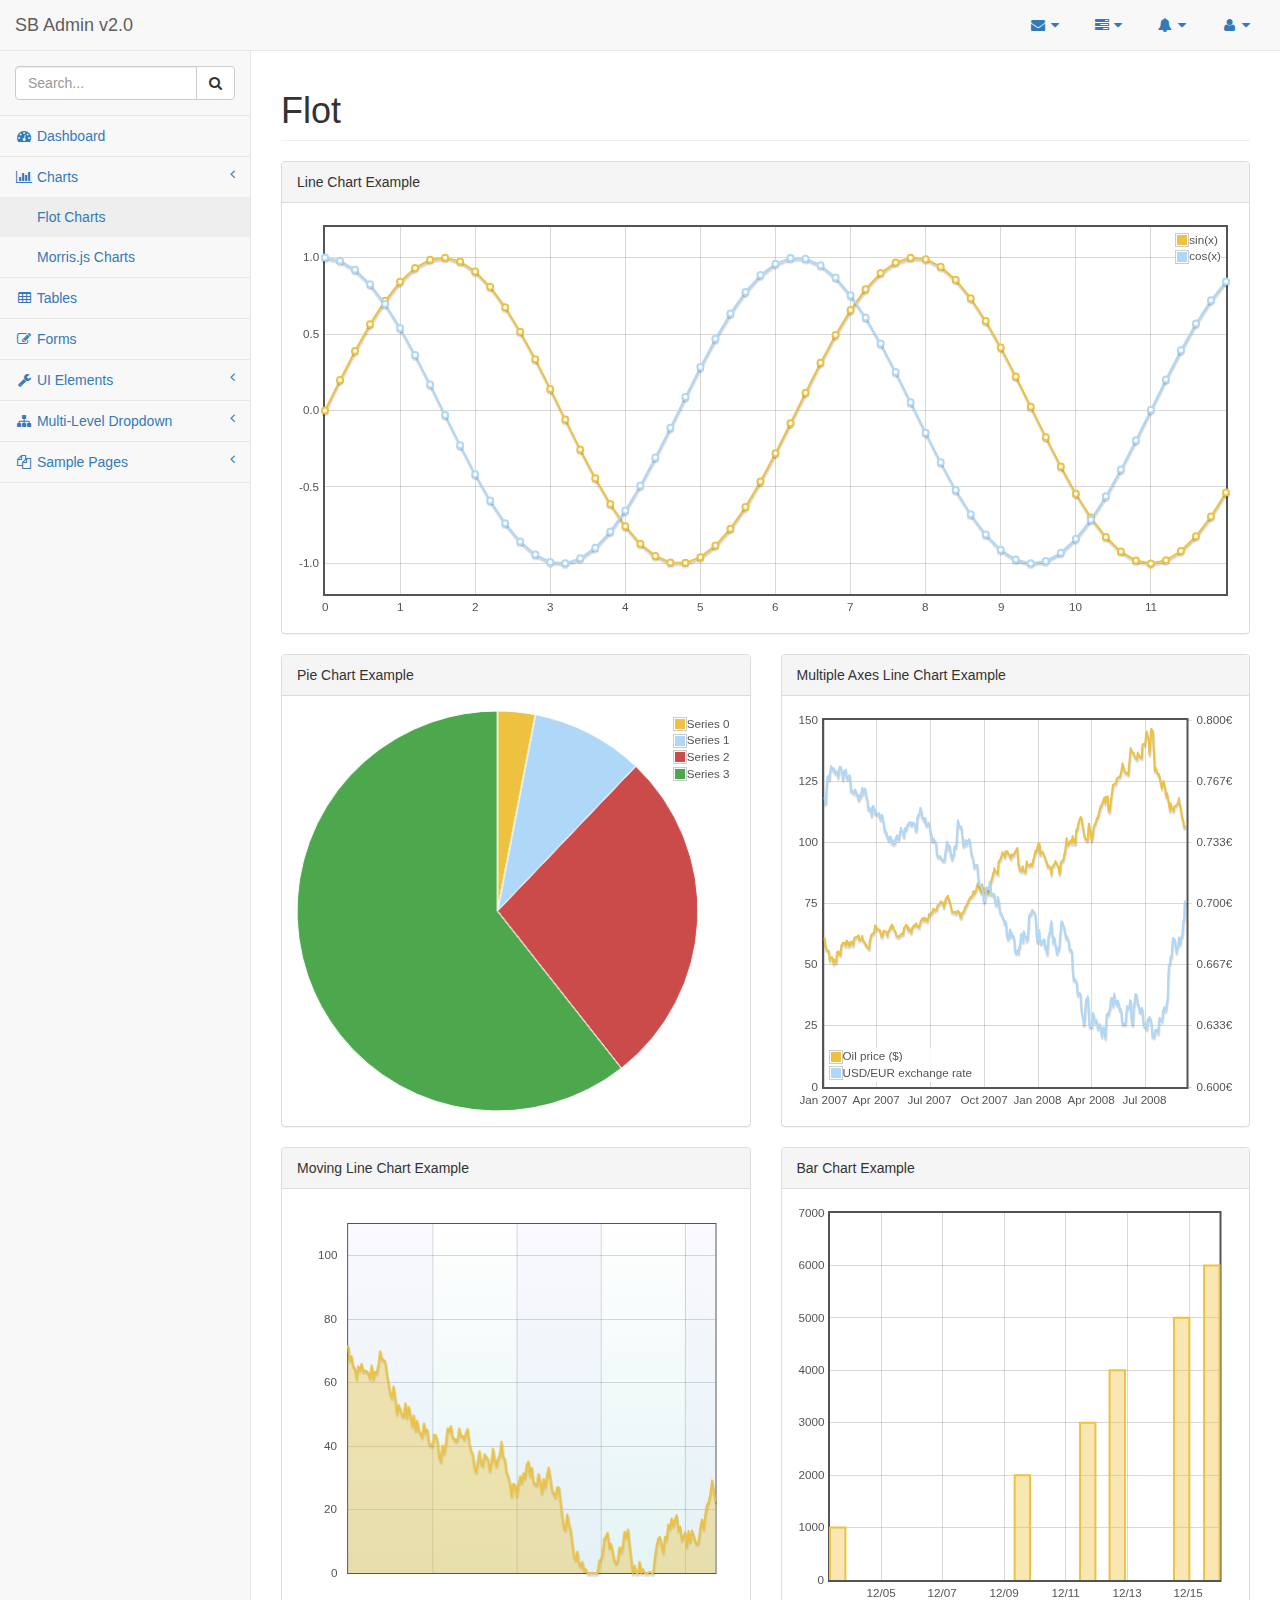
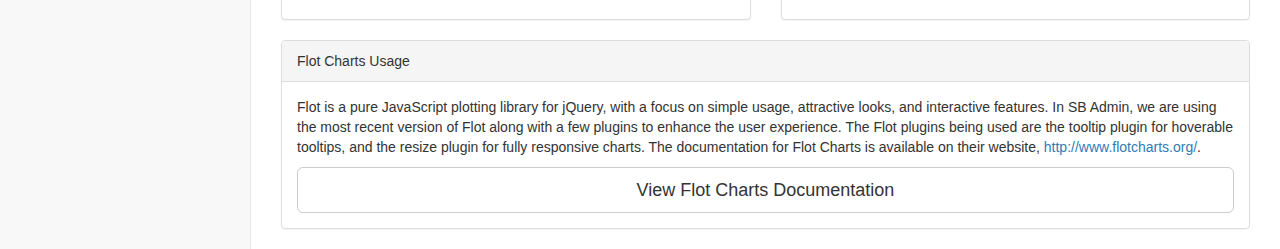
<file: binary/pages/flot.html>
<!DOCTYPE html>
<html lang="en">

<head>

    <meta charset="utf-8">
    <meta http-equiv="X-UA-Compatible" content="IE=edge">
    <meta name="viewport" content="width=device-width, initial-scale=1">
    <meta name="description" content="">
    <meta name="author" content="">

    <title>SB Admin 2 - Bootstrap Admin Theme</title>

    <!-- Bootstrap Core CSS -->
    <link href="../vendor/bootstrap/css/bootstrap.min.css" rel="stylesheet">

    <!-- MetisMenu CSS -->
    <link href="../vendor/metisMenu/metisMenu.min.css" rel="stylesheet">

    <!-- Custom CSS -->
    <link href="../dist/css/sb-admin-2.css" rel="stylesheet">

    <!-- Morris Charts CSS -->
    <link href="../vendor/morrisjs/morris.css" rel="stylesheet">

    <!-- Custom Fonts -->
    <link href="../vendor/font-awesome/css/font-awesome.min.css" rel="stylesheet" type="text/css">

    <!-- HTML5 Shim and Respond.js IE8 support of HTML5 elements and media queries -->
    <!-- WARNING: Respond.js doesn't work if you view the page via file:// -->
    <!--[if lt IE 9]>
        <script src="https://oss.maxcdn.com/libs/html5shiv/3.7.0/html5shiv.js"></script>
        <script src="https://oss.maxcdn.com/libs/respond.js/1.4.2/respond.min.js"></script>
    <![endif]-->

</head>

<body>

    <div id="wrapper">

        <!-- Navigation -->
        <nav class="navbar navbar-default navbar-static-top" role="navigation" style="margin-bottom: 0">
            <div class="navbar-header">
                <button type="button" class="navbar-toggle" data-toggle="collapse" data-target=".navbar-collapse">
                    <span class="sr-only">Toggle navigation</span>
                    <span class="icon-bar"></span>
                    <span class="icon-bar"></span>
                    <span class="icon-bar"></span>
                </button>
                <a class="navbar-brand" href="index.html">SB Admin v2.0</a>
            </div>
            <!-- /.navbar-header -->

            <ul class="nav navbar-top-links navbar-right">
                <li class="dropdown">
                    <a class="dropdown-toggle" data-toggle="dropdown" href="#">
                        <i class="fa fa-envelope fa-fw"></i> <i class="fa fa-caret-down"></i>
                    </a>
                    <ul class="dropdown-menu dropdown-messages">
                        <li>
                            <a href="#">
                                <div>
                                    <strong>John Smith</strong>
                                    <span class="pull-right text-muted">
                                        <em>Yesterday</em>
                                    </span>
                                </div>
                                <div>Lorem ipsum dolor sit amet, consectetur adipiscing elit. Pellentesque eleifend...</div>
                            </a>
                        </li>
                        <li class="divider"></li>
                        <li>
                            <a href="#">
                                <div>
                                    <strong>John Smith</strong>
                                    <span class="pull-right text-muted">
                                        <em>Yesterday</em>
                                    </span>
                                </div>
                                <div>Lorem ipsum dolor sit amet, consectetur adipiscing elit. Pellentesque eleifend...</div>
                            </a>
                        </li>
                        <li class="divider"></li>
                        <li>
                            <a href="#">
                                <div>
                                    <strong>John Smith</strong>
                                    <span class="pull-right text-muted">
                                        <em>Yesterday</em>
                                    </span>
                                </div>
                                <div>Lorem ipsum dolor sit amet, consectetur adipiscing elit. Pellentesque eleifend...</div>
                            </a>
                        </li>
                        <li class="divider"></li>
                        <li>
                            <a class="text-center" href="#">
                                <strong>Read All Messages</strong>
                                <i class="fa fa-angle-right"></i>
                            </a>
                        </li>
                    </ul>
                    <!-- /.dropdown-messages -->
                </li>
                <!-- /.dropdown -->
                <li class="dropdown">
                    <a class="dropdown-toggle" data-toggle="dropdown" href="#">
                        <i class="fa fa-tasks fa-fw"></i> <i class="fa fa-caret-down"></i>
                    </a>
                    <ul class="dropdown-menu dropdown-tasks">
                        <li>
                            <a href="#">
                                <div>
                                    <p>
                                        <strong>Task 1</strong>
                                        <span class="pull-right text-muted">40% Complete</span>
                                    </p>
                                    <div class="progress progress-striped active">
                                        <div class="progress-bar progress-bar-success" role="progressbar" aria-valuenow="40" aria-valuemin="0" aria-valuemax="100" style="width: 40%">
                                            <span class="sr-only">40% Complete (success)</span>
                                        </div>
                                    </div>
                                </div>
                            </a>
                        </li>
                        <li class="divider"></li>
                        <li>
                            <a href="#">
                                <div>
                                    <p>
                                        <strong>Task 2</strong>
                                        <span class="pull-right text-muted">20% Complete</span>
                                    </p>
                                    <div class="progress progress-striped active">
                                        <div class="progress-bar progress-bar-info" role="progressbar" aria-valuenow="20" aria-valuemin="0" aria-valuemax="100" style="width: 20%">
                                            <span class="sr-only">20% Complete</span>
                                        </div>
                                    </div>
                                </div>
                            </a>
                        </li>
                        <li class="divider"></li>
                        <li>
                            <a href="#">
                                <div>
                                    <p>
                                        <strong>Task 3</strong>
                                        <span class="pull-right text-muted">60% Complete</span>
                                    </p>
                                    <div class="progress progress-striped active">
                                        <div class="progress-bar progress-bar-warning" role="progressbar" aria-valuenow="60" aria-valuemin="0" aria-valuemax="100" style="width: 60%">
                                            <span class="sr-only">60% Complete (warning)</span>
                                        </div>
                                    </div>
                                </div>
                            </a>
                        </li>
                        <li class="divider"></li>
                        <li>
                            <a href="#">
                                <div>
                                    <p>
                                        <strong>Task 4</strong>
                                        <span class="pull-right text-muted">80% Complete</span>
                                    </p>
                                    <div class="progress progress-striped active">
                                        <div class="progress-bar progress-bar-danger" role="progressbar" aria-valuenow="80" aria-valuemin="0" aria-valuemax="100" style="width: 80%">
                                            <span class="sr-only">80% Complete (danger)</span>
                                        </div>
                                    </div>
                                </div>
                            </a>
                        </li>
                        <li class="divider"></li>
                        <li>
                            <a class="text-center" href="#">
                                <strong>See All Tasks</strong>
                                <i class="fa fa-angle-right"></i>
                            </a>
                        </li>
                    </ul>
                    <!-- /.dropdown-tasks -->
                </li>
                <!-- /.dropdown -->
                <li class="dropdown">
                    <a class="dropdown-toggle" data-toggle="dropdown" href="#">
                        <i class="fa fa-bell fa-fw"></i> <i class="fa fa-caret-down"></i>
                    </a>
                    <ul class="dropdown-menu dropdown-alerts">
                        <li>
                            <a href="#">
                                <div>
                                    <i class="fa fa-comment fa-fw"></i> New Comment
                                    <span class="pull-right text-muted small">4 minutes ago</span>
                                </div>
                            </a>
                        </li>
                        <li class="divider"></li>
                        <li>
                            <a href="#">
                                <div>
                                    <i class="fa fa-twitter fa-fw"></i> 3 New Followers
                                    <span class="pull-right text-muted small">12 minutes ago</span>
                                </div>
                            </a>
                        </li>
                        <li class="divider"></li>
                        <li>
                            <a href="#">
                                <div>
                                    <i class="fa fa-envelope fa-fw"></i> Message Sent
                                    <span class="pull-right text-muted small">4 minutes ago</span>
                                </div>
                            </a>
                        </li>
                        <li class="divider"></li>
                        <li>
                            <a href="#">
                                <div>
                                    <i class="fa fa-tasks fa-fw"></i> New Task
                                    <span class="pull-right text-muted small">4 minutes ago</span>
                                </div>
                            </a>
                        </li>
                        <li class="divider"></li>
                        <li>
                            <a href="#">
                                <div>
                                    <i class="fa fa-upload fa-fw"></i> Server Rebooted
                                    <span class="pull-right text-muted small">4 minutes ago</span>
                                </div>
                            </a>
                        </li>
                        <li class="divider"></li>
                        <li>
                            <a class="text-center" href="#">
                                <strong>See All Alerts</strong>
                                <i class="fa fa-angle-right"></i>
                            </a>
                        </li>
                    </ul>
                    <!-- /.dropdown-alerts -->
                </li>
                <!-- /.dropdown -->
                <li class="dropdown">
                    <a class="dropdown-toggle" data-toggle="dropdown" href="#">
                        <i class="fa fa-user fa-fw"></i> <i class="fa fa-caret-down"></i>
                    </a>
                    <ul class="dropdown-menu dropdown-user">
                        <li><a href="#"><i class="fa fa-user fa-fw"></i> User Profile</a>
                        </li>
                        <li><a href="#"><i class="fa fa-gear fa-fw"></i> Settings</a>
                        </li>
                        <li class="divider"></li>
                        <li><a href="login.html"><i class="fa fa-sign-out fa-fw"></i> Logout</a>
                        </li>
                    </ul>
                    <!-- /.dropdown-user -->
                </li>
                <!-- /.dropdown -->
            </ul>
            <!-- /.navbar-top-links -->

            <div class="navbar-default sidebar" role="navigation">
                <div class="sidebar-nav navbar-collapse">
                    <ul class="nav" id="side-menu">
                        <li class="sidebar-search">
                            <div class="input-group custom-search-form">
                                <input type="text" class="form-control" placeholder="Search...">
                                <span class="input-group-btn">
                                <button class="btn btn-default" type="button">
                                    <i class="fa fa-search"></i>
                                </button>
                            </span>
                            </div>
                            <!-- /input-group -->
                        </li>
                        <li>
                            <a href="index.html"><i class="fa fa-dashboard fa-fw"></i> Dashboard</a>
                        </li>
                        <li>
                            <a href="#"><i class="fa fa-bar-chart-o fa-fw"></i> Charts<span class="fa arrow"></span></a>
                            <ul class="nav nav-second-level">
                                <li>
                                    <a href="flot.html">Flot Charts</a>
                                </li>
                                <li>
                                    <a href="morris.html">Morris.js Charts</a>
                                </li>
                            </ul>
                            <!-- /.nav-second-level -->
                        </li>
                        <li>
                            <a href="tables.html"><i class="fa fa-table fa-fw"></i> Tables</a>
                        </li>
                        <li>
                            <a href="forms.html"><i class="fa fa-edit fa-fw"></i> Forms</a>
                        </li>
                        <li>
                            <a href="#"><i class="fa fa-wrench fa-fw"></i> UI Elements<span class="fa arrow"></span></a>
                            <ul class="nav nav-second-level">
                                <li>
                                    <a href="panels-wells.html">Panels and Wells</a>
                                </li>
                                <li>
                                    <a href="buttons.html">Buttons</a>
                                </li>
                                <li>
                                    <a href="notifications.html">Notifications</a>
                                </li>
                                <li>
                                    <a href="typography.html">Typography</a>
                                </li>
                                <li>
                                    <a href="icons.html"> Icons</a>
                                </li>
                                <li>
                                    <a href="grid.html">Grid</a>
                                </li>
                            </ul>
                            <!-- /.nav-second-level -->
                        </li>
                        <li>
                            <a href="#"><i class="fa fa-sitemap fa-fw"></i> Multi-Level Dropdown<span class="fa arrow"></span></a>
                            <ul class="nav nav-second-level">
                                <li>
                                    <a href="#">Second Level Item</a>
                                </li>
                                <li>
                                    <a href="#">Second Level Item</a>
                                </li>
                                <li>
                                    <a href="#">Third Level <span class="fa arrow"></span></a>
                                    <ul class="nav nav-third-level">
                                        <li>
                                            <a href="#">Third Level Item</a>
                                        </li>
                                        <li>
                                            <a href="#">Third Level Item</a>
                                        </li>
                                        <li>
                                            <a href="#">Third Level Item</a>
                                        </li>
                                        <li>
                                            <a href="#">Third Level Item</a>
                                        </li>
                                    </ul>
                                    <!-- /.nav-third-level -->
                                </li>
                            </ul>
                            <!-- /.nav-second-level -->
                        </li>
                        <li>
                            <a href="#"><i class="fa fa-files-o fa-fw"></i> Sample Pages<span class="fa arrow"></span></a>
                            <ul class="nav nav-second-level">
                                <li>
                                    <a href="blank.html">Blank Page</a>
                                </li>
                                <li>
                                    <a href="login.html">Login Page</a>
                                </li>
                            </ul>
                            <!-- /.nav-second-level -->
                        </li>
                    </ul>
                </div>
                <!-- /.sidebar-collapse -->
            </div>
            <!-- /.navbar-static-side -->
        </nav>

        <div id="page-wrapper">
            <div class="row">
                <div class="col-lg-12">
                    <h1 class="page-header">Flot</h1>
                </div>
                <!-- /.col-lg-12 -->
            </div>
            <!-- /.row -->
            <div class="row">
                <div class="col-lg-12">
                    <div class="panel panel-default">
                        <div class="panel-heading">
                            Line Chart Example
                        </div>
                        <!-- /.panel-heading -->
                        <div class="panel-body">
                            <div class="flot-chart">
                                <div class="flot-chart-content" id="flot-line-chart"></div>
                            </div>
                        </div>
                        <!-- /.panel-body -->
                    </div>
                    <!-- /.panel -->
                </div>
                <!-- /.col-lg-12 -->
                <div class="col-lg-6">
                    <div class="panel panel-default">
                        <div class="panel-heading">
                            Pie Chart Example
                        </div>
                        <!-- /.panel-heading -->
                        <div class="panel-body">
                            <div class="flot-chart">
                                <div class="flot-chart-content" id="flot-pie-chart"></div>
                            </div>
                        </div>
                        <!-- /.panel-body -->
                    </div>
                    <!-- /.panel -->
                </div>
                <!-- /.col-lg-6 -->
                <div class="col-lg-6">
                    <div class="panel panel-default">
                        <div class="panel-heading">
                            Multiple Axes Line Chart Example
                        </div>
                        <!-- /.panel-heading -->
                        <div class="panel-body">
                            <div class="flot-chart">
                                <div class="flot-chart-content" id="flot-line-chart-multi"></div>
                            </div>
                        </div>
                        <!-- /.panel-body -->
                    </div>
                    <!-- /.panel -->
                </div>
                <!-- /.col-lg-6 -->
                <div class="col-lg-6">
                    <div class="panel panel-default">
                        <div class="panel-heading">
                            Moving Line Chart Example
                        </div>
                        <!-- /.panel-heading -->
                        <div class="panel-body">
                            <div class="flot-chart">
                                <div class="flot-chart-content" id="flot-line-chart-moving"></div>
                            </div>
                        </div>
                        <!-- /.panel-body -->
                    </div>
                    <!-- /.panel -->
                </div>
                <!-- /.col-lg-6 -->
                <div class="col-lg-6">
                    <div class="panel panel-default">
                        <div class="panel-heading">
                            Bar Chart Example
                        </div>
                        <!-- /.panel-heading -->
                        <div class="panel-body">
                            <div class="flot-chart">
                                <div class="flot-chart-content" id="flot-bar-chart"></div>
                            </div>
                        </div>
                        <!-- /.panel-body -->
                    </div>
                    <!-- /.panel -->
                </div>
                <!-- /.col-lg-6 -->
                <div class="col-lg-12">
                    <div class="panel panel-default">
                        <div class="panel-heading">
                            Flot Charts Usage
                        </div>
                        <!-- /.panel-heading -->
                        <div class="panel-body">
                            <p>Flot is a pure JavaScript plotting library for jQuery, with a focus on simple usage, attractive looks, and interactive features. In SB Admin, we are using the most recent version of Flot along with a few plugins to enhance the user experience. The Flot plugins being used are the tooltip plugin for hoverable tooltips, and the resize plugin for fully responsive charts. The documentation for Flot Charts is available on their website, <a target="_blank" href="http://www.flotcharts.org/">http://www.flotcharts.org/</a>.</p>
                            <a target="_blank" class="btn btn-default btn-lg btn-block" href="http://www.flotcharts.org/">View Flot Charts Documentation</a>
                        </div>
                        <!-- /.panel-body -->
                    </div>
                    <!-- /.panel -->
                </div>
                <!-- /.col-lg-6 -->
            </div>
            <!-- /.row -->
        </div>
        <!-- /#page-wrapper -->

    </div>
    <!-- /#wrapper -->

    <!-- jQuery -->
    <script src="../vendor/jquery/jquery.min.js"></script>

    <!-- Bootstrap Core JavaScript -->
    <script src="../vendor/bootstrap/js/bootstrap.min.js"></script>

    <!-- Metis Menu Plugin JavaScript -->
    <script src="../vendor/metisMenu/metisMenu.min.js"></script>

    <!-- Flot Charts JavaScript -->
    <script src="../vendor/flot/excanvas.min.js"></script>
    <script src="../vendor/flot/jquery.flot.js"></script>
    <script src="../vendor/flot/jquery.flot.pie.js"></script>
    <script src="../vendor/flot/jquery.flot.resize.js"></script>
    <script src="../vendor/flot/jquery.flot.time.js"></script>
    <script src="../vendor/flot-tooltip/jquery.flot.tooltip.min.js"></script>
    <script src="../data/flot-data.js"></script>

    <!-- Custom Theme JavaScript -->
    <script src="../dist/js/sb-admin-2.js"></script>

</body>

</html>
</file>
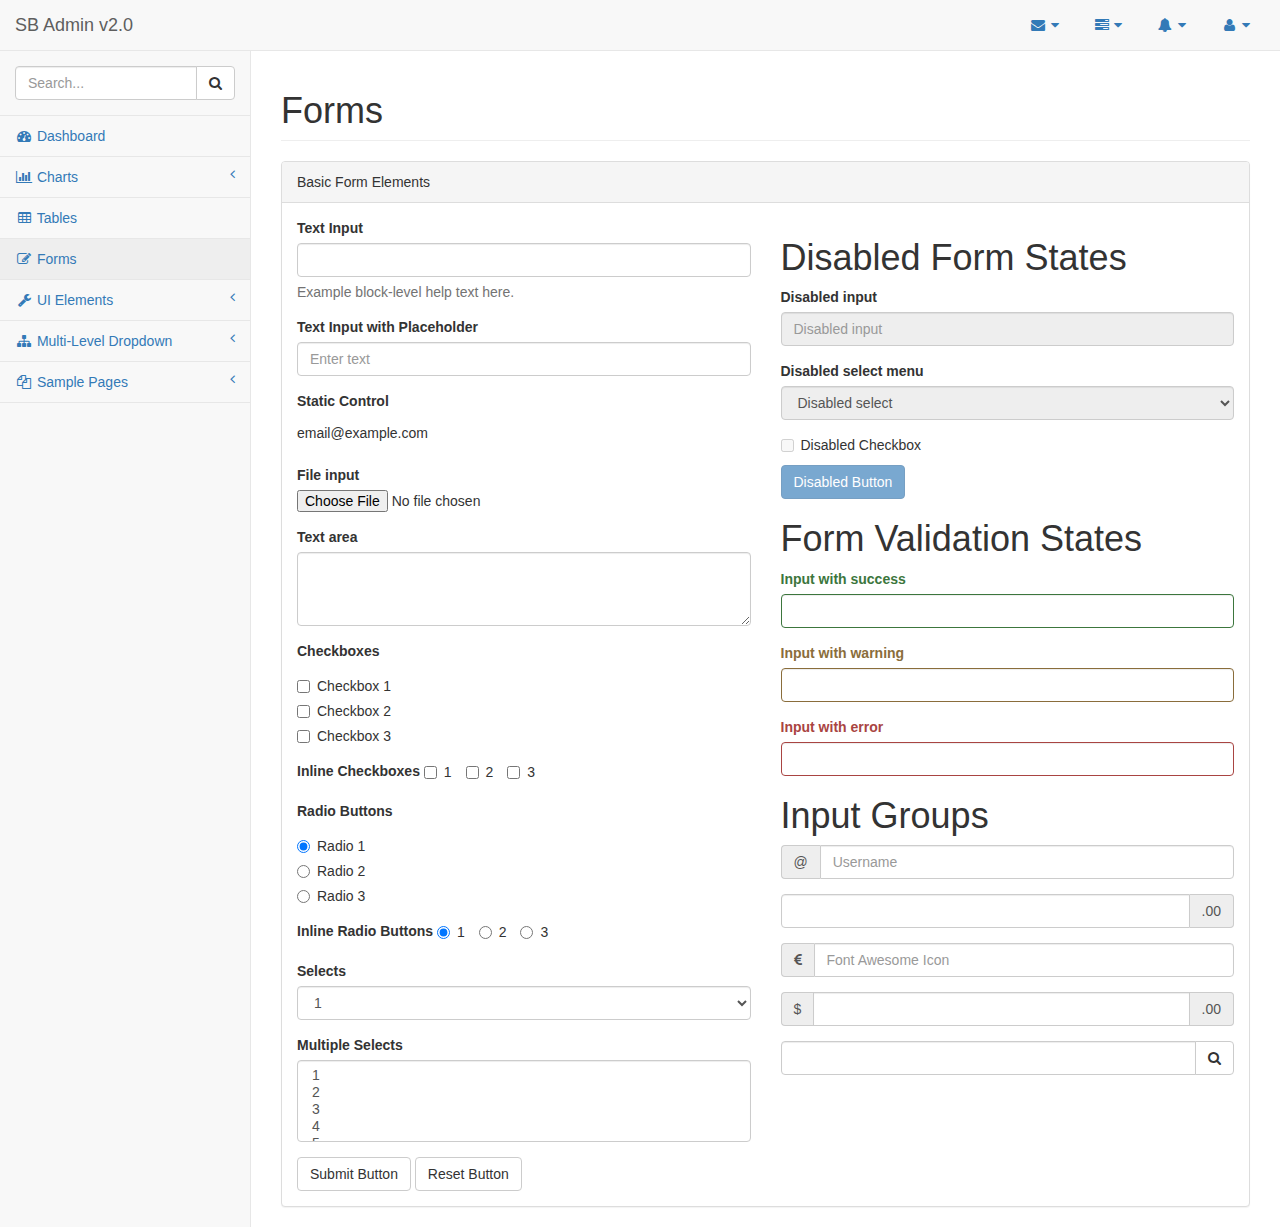
<file: binary/pages/forms.html>
<!DOCTYPE html>
<html lang="en">

<head>

    <meta charset="utf-8">
    <meta http-equiv="X-UA-Compatible" content="IE=edge">
    <meta name="viewport" content="width=device-width, initial-scale=1">
    <meta name="description" content="">
    <meta name="author" content="">

    <title>SB Admin 2 - Bootstrap Admin Theme</title>

    <!-- Bootstrap Core CSS -->
    <link href="../vendor/bootstrap/css/bootstrap.min.css" rel="stylesheet">

    <!-- MetisMenu CSS -->
    <link href="../vendor/metisMenu/metisMenu.min.css" rel="stylesheet">

    <!-- Custom CSS -->
    <link href="../dist/css/sb-admin-2.css" rel="stylesheet">

    <!-- Custom Fonts -->
    <link href="../vendor/font-awesome/css/font-awesome.min.css" rel="stylesheet" type="text/css">

    <!-- HTML5 Shim and Respond.js IE8 support of HTML5 elements and media queries -->
    <!-- WARNING: Respond.js doesn't work if you view the page via file:// -->
    <!--[if lt IE 9]>
        <script src="https://oss.maxcdn.com/libs/html5shiv/3.7.0/html5shiv.js"></script>
        <script src="https://oss.maxcdn.com/libs/respond.js/1.4.2/respond.min.js"></script>
    <![endif]-->

</head>

<body>

    <div id="wrapper">

        <!-- Navigation -->
        <nav class="navbar navbar-default navbar-static-top" role="navigation" style="margin-bottom: 0">
            <div class="navbar-header">
                <button type="button" class="navbar-toggle" data-toggle="collapse" data-target=".navbar-collapse">
                    <span class="sr-only">Toggle navigation</span>
                    <span class="icon-bar"></span>
                    <span class="icon-bar"></span>
                    <span class="icon-bar"></span>
                </button>
                <a class="navbar-brand" href="index.html">SB Admin v2.0</a>
            </div>
            <!-- /.navbar-header -->

            <ul class="nav navbar-top-links navbar-right">
                <li class="dropdown">
                    <a class="dropdown-toggle" data-toggle="dropdown" href="#">
                        <i class="fa fa-envelope fa-fw"></i> <i class="fa fa-caret-down"></i>
                    </a>
                    <ul class="dropdown-menu dropdown-messages">
                        <li>
                            <a href="#">
                                <div>
                                    <strong>John Smith</strong>
                                    <span class="pull-right text-muted">
                                        <em>Yesterday</em>
                                    </span>
                                </div>
                                <div>Lorem ipsum dolor sit amet, consectetur adipiscing elit. Pellentesque eleifend...</div>
                            </a>
                        </li>
                        <li class="divider"></li>
                        <li>
                            <a href="#">
                                <div>
                                    <strong>John Smith</strong>
                                    <span class="pull-right text-muted">
                                        <em>Yesterday</em>
                                    </span>
                                </div>
                                <div>Lorem ipsum dolor sit amet, consectetur adipiscing elit. Pellentesque eleifend...</div>
                            </a>
                        </li>
                        <li class="divider"></li>
                        <li>
                            <a href="#">
                                <div>
                                    <strong>John Smith</strong>
                                    <span class="pull-right text-muted">
                                        <em>Yesterday</em>
                                    </span>
                                </div>
                                <div>Lorem ipsum dolor sit amet, consectetur adipiscing elit. Pellentesque eleifend...</div>
                            </a>
                        </li>
                        <li class="divider"></li>
                        <li>
                            <a class="text-center" href="#">
                                <strong>Read All Messages</strong>
                                <i class="fa fa-angle-right"></i>
                            </a>
                        </li>
                    </ul>
                    <!-- /.dropdown-messages -->
                </li>
                <!-- /.dropdown -->
                <li class="dropdown">
                    <a class="dropdown-toggle" data-toggle="dropdown" href="#">
                        <i class="fa fa-tasks fa-fw"></i> <i class="fa fa-caret-down"></i>
                    </a>
                    <ul class="dropdown-menu dropdown-tasks">
                        <li>
                            <a href="#">
                                <div>
                                    <p>
                                        <strong>Task 1</strong>
                                        <span class="pull-right text-muted">40% Complete</span>
                                    </p>
                                    <div class="progress progress-striped active">
                                        <div class="progress-bar progress-bar-success" role="progressbar" aria-valuenow="40" aria-valuemin="0" aria-valuemax="100" style="width: 40%">
                                            <span class="sr-only">40% Complete (success)</span>
                                        </div>
                                    </div>
                                </div>
                            </a>
                        </li>
                        <li class="divider"></li>
                        <li>
                            <a href="#">
                                <div>
                                    <p>
                                        <strong>Task 2</strong>
                                        <span class="pull-right text-muted">20% Complete</span>
                                    </p>
                                    <div class="progress progress-striped active">
                                        <div class="progress-bar progress-bar-info" role="progressbar" aria-valuenow="20" aria-valuemin="0" aria-valuemax="100" style="width: 20%">
                                            <span class="sr-only">20% Complete</span>
                                        </div>
                                    </div>
                                </div>
                            </a>
                        </li>
                        <li class="divider"></li>
                        <li>
                            <a href="#">
                                <div>
                                    <p>
                                        <strong>Task 3</strong>
                                        <span class="pull-right text-muted">60% Complete</span>
                                    </p>
                                    <div class="progress progress-striped active">
                                        <div class="progress-bar progress-bar-warning" role="progressbar" aria-valuenow="60" aria-valuemin="0" aria-valuemax="100" style="width: 60%">
                                            <span class="sr-only">60% Complete (warning)</span>
                                        </div>
                                    </div>
                                </div>
                            </a>
                        </li>
                        <li class="divider"></li>
                        <li>
                            <a href="#">
                                <div>
                                    <p>
                                        <strong>Task 4</strong>
                                        <span class="pull-right text-muted">80% Complete</span>
                                    </p>
                                    <div class="progress progress-striped active">
                                        <div class="progress-bar progress-bar-danger" role="progressbar" aria-valuenow="80" aria-valuemin="0" aria-valuemax="100" style="width: 80%">
                                            <span class="sr-only">80% Complete (danger)</span>
                                        </div>
                                    </div>
                                </div>
                            </a>
                        </li>
                        <li class="divider"></li>
                        <li>
                            <a class="text-center" href="#">
                                <strong>See All Tasks</strong>
                                <i class="fa fa-angle-right"></i>
                            </a>
                        </li>
                    </ul>
                    <!-- /.dropdown-tasks -->
                </li>
                <!-- /.dropdown -->
                <li class="dropdown">
                    <a class="dropdown-toggle" data-toggle="dropdown" href="#">
                        <i class="fa fa-bell fa-fw"></i> <i class="fa fa-caret-down"></i>
                    </a>
                    <ul class="dropdown-menu dropdown-alerts">
                        <li>
                            <a href="#">
                                <div>
                                    <i class="fa fa-comment fa-fw"></i> New Comment
                                    <span class="pull-right text-muted small">4 minutes ago</span>
                                </div>
                            </a>
                        </li>
                        <li class="divider"></li>
                        <li>
                            <a href="#">
                                <div>
                                    <i class="fa fa-twitter fa-fw"></i> 3 New Followers
                                    <span class="pull-right text-muted small">12 minutes ago</span>
                                </div>
                            </a>
                        </li>
                        <li class="divider"></li>
                        <li>
                            <a href="#">
                                <div>
                                    <i class="fa fa-envelope fa-fw"></i> Message Sent
                                    <span class="pull-right text-muted small">4 minutes ago</span>
                                </div>
                            </a>
                        </li>
                        <li class="divider"></li>
                        <li>
                            <a href="#">
                                <div>
                                    <i class="fa fa-tasks fa-fw"></i> New Task
                                    <span class="pull-right text-muted small">4 minutes ago</span>
                                </div>
                            </a>
                        </li>
                        <li class="divider"></li>
                        <li>
                            <a href="#">
                                <div>
                                    <i class="fa fa-upload fa-fw"></i> Server Rebooted
                                    <span class="pull-right text-muted small">4 minutes ago</span>
                                </div>
                            </a>
                        </li>
                        <li class="divider"></li>
                        <li>
                            <a class="text-center" href="#">
                                <strong>See All Alerts</strong>
                                <i class="fa fa-angle-right"></i>
                            </a>
                        </li>
                    </ul>
                    <!-- /.dropdown-alerts -->
                </li>
                <!-- /.dropdown -->
                <li class="dropdown">
                    <a class="dropdown-toggle" data-toggle="dropdown" href="#">
                        <i class="fa fa-user fa-fw"></i> <i class="fa fa-caret-down"></i>
                    </a>
                    <ul class="dropdown-menu dropdown-user">
                        <li><a href="#"><i class="fa fa-user fa-fw"></i> User Profile</a>
                        </li>
                        <li><a href="#"><i class="fa fa-gear fa-fw"></i> Settings</a>
                        </li>
                        <li class="divider"></li>
                        <li><a href="login.html"><i class="fa fa-sign-out fa-fw"></i> Logout</a>
                        </li>
                    </ul>
                    <!-- /.dropdown-user -->
                </li>
                <!-- /.dropdown -->
            </ul>
            <!-- /.navbar-top-links -->

            <div class="navbar-default sidebar" role="navigation">
                <div class="sidebar-nav navbar-collapse">
                    <ul class="nav" id="side-menu">
                        <li class="sidebar-search">
                            <div class="input-group custom-search-form">
                                <input type="text" class="form-control" placeholder="Search...">
                                <span class="input-group-btn">
                                <button class="btn btn-default" type="button">
                                    <i class="fa fa-search"></i>
                                </button>
                            </span>
                            </div>
                            <!-- /input-group -->
                        </li>
                        <li>
                            <a href="index.html"><i class="fa fa-dashboard fa-fw"></i> Dashboard</a>
                        </li>
                        <li>
                            <a href="#"><i class="fa fa-bar-chart-o fa-fw"></i> Charts<span class="fa arrow"></span></a>
                            <ul class="nav nav-second-level">
                                <li>
                                    <a href="flot.html">Flot Charts</a>
                                </li>
                                <li>
                                    <a href="morris.html">Morris.js Charts</a>
                                </li>
                            </ul>
                            <!-- /.nav-second-level -->
                        </li>
                        <li>
                            <a href="tables.html"><i class="fa fa-table fa-fw"></i> Tables</a>
                        </li>
                        <li>
                            <a href="forms.html"><i class="fa fa-edit fa-fw"></i> Forms</a>
                        </li>
                        <li>
                            <a href="#"><i class="fa fa-wrench fa-fw"></i> UI Elements<span class="fa arrow"></span></a>
                            <ul class="nav nav-second-level">
                                <li>
                                    <a href="panels-wells.html">Panels and Wells</a>
                                </li>
                                <li>
                                    <a href="buttons.html">Buttons</a>
                                </li>
                                <li>
                                    <a href="notifications.html">Notifications</a>
                                </li>
                                <li>
                                    <a href="typography.html">Typography</a>
                                </li>
                                <li>
                                    <a href="icons.html"> Icons</a>
                                </li>
                                <li>
                                    <a href="grid.html">Grid</a>
                                </li>
                            </ul>
                            <!-- /.nav-second-level -->
                        </li>
                        <li>
                            <a href="#"><i class="fa fa-sitemap fa-fw"></i> Multi-Level Dropdown<span class="fa arrow"></span></a>
                            <ul class="nav nav-second-level">
                                <li>
                                    <a href="#">Second Level Item</a>
                                </li>
                                <li>
                                    <a href="#">Second Level Item</a>
                                </li>
                                <li>
                                    <a href="#">Third Level <span class="fa arrow"></span></a>
                                    <ul class="nav nav-third-level">
                                        <li>
                                            <a href="#">Third Level Item</a>
                                        </li>
                                        <li>
                                            <a href="#">Third Level Item</a>
                                        </li>
                                        <li>
                                            <a href="#">Third Level Item</a>
                                        </li>
                                        <li>
                                            <a href="#">Third Level Item</a>
                                        </li>
                                    </ul>
                                    <!-- /.nav-third-level -->
                                </li>
                            </ul>
                            <!-- /.nav-second-level -->
                        </li>
                        <li>
                            <a href="#"><i class="fa fa-files-o fa-fw"></i> Sample Pages<span class="fa arrow"></span></a>
                            <ul class="nav nav-second-level">
                                <li>
                                    <a href="blank.html">Blank Page</a>
                                </li>
                                <li>
                                    <a href="login.html">Login Page</a>
                                </li>
                            </ul>
                            <!-- /.nav-second-level -->
                        </li>
                    </ul>
                </div>
                <!-- /.sidebar-collapse -->
            </div>
            <!-- /.navbar-static-side -->
        </nav>

        <div id="page-wrapper">
            <div class="row">
                <div class="col-lg-12">
                    <h1 class="page-header">Forms</h1>
                </div>
                <!-- /.col-lg-12 -->
            </div>
            <!-- /.row -->
            <div class="row">
                <div class="col-lg-12">
                    <div class="panel panel-default">
                        <div class="panel-heading">
                            Basic Form Elements
                        </div>
                        <div class="panel-body">
                            <div class="row">
                                <div class="col-lg-6">
                                    <form role="form">
                                        <div class="form-group">
                                            <label>Text Input</label>
                                            <input class="form-control">
                                            <p class="help-block">Example block-level help text here.</p>
                                        </div>
                                        <div class="form-group">
                                            <label>Text Input with Placeholder</label>
                                            <input class="form-control" placeholder="Enter text">
                                        </div>
                                        <div class="form-group">
                                            <label>Static Control</label>
                                            <p class="form-control-static">email@example.com</p>
                                        </div>
                                        <div class="form-group">
                                            <label>File input</label>
                                            <input type="file">
                                        </div>
                                        <div class="form-group">
                                            <label>Text area</label>
                                            <textarea class="form-control" rows="3"></textarea>
                                        </div>
                                        <div class="form-group">
                                            <label>Checkboxes</label>
                                            <div class="checkbox">
                                                <label>
                                                    <input type="checkbox" value="">Checkbox 1
                                                </label>
                                            </div>
                                            <div class="checkbox">
                                                <label>
                                                    <input type="checkbox" value="">Checkbox 2
                                                </label>
                                            </div>
                                            <div class="checkbox">
                                                <label>
                                                    <input type="checkbox" value="">Checkbox 3
                                                </label>
                                            </div>
                                        </div>
                                        <div class="form-group">
                                            <label>Inline Checkboxes</label>
                                            <label class="checkbox-inline">
                                                <input type="checkbox">1
                                            </label>
                                            <label class="checkbox-inline">
                                                <input type="checkbox">2
                                            </label>
                                            <label class="checkbox-inline">
                                                <input type="checkbox">3
                                            </label>
                                        </div>
                                        <div class="form-group">
                                            <label>Radio Buttons</label>
                                            <div class="radio">
                                                <label>
                                                    <input type="radio" name="optionsRadios" id="optionsRadios1" value="option1" checked>Radio 1
                                                </label>
                                            </div>
                                            <div class="radio">
                                                <label>
                                                    <input type="radio" name="optionsRadios" id="optionsRadios2" value="option2">Radio 2
                                                </label>
                                            </div>
                                            <div class="radio">
                                                <label>
                                                    <input type="radio" name="optionsRadios" id="optionsRadios3" value="option3">Radio 3
                                                </label>
                                            </div>
                                        </div>
                                        <div class="form-group">
                                            <label>Inline Radio Buttons</label>
                                            <label class="radio-inline">
                                                <input type="radio" name="optionsRadiosInline" id="optionsRadiosInline1" value="option1" checked>1
                                            </label>
                                            <label class="radio-inline">
                                                <input type="radio" name="optionsRadiosInline" id="optionsRadiosInline2" value="option2">2
                                            </label>
                                            <label class="radio-inline">
                                                <input type="radio" name="optionsRadiosInline" id="optionsRadiosInline3" value="option3">3
                                            </label>
                                        </div>
                                        <div class="form-group">
                                            <label>Selects</label>
                                            <select class="form-control">
                                                <option>1</option>
                                                <option>2</option>
                                                <option>3</option>
                                                <option>4</option>
                                                <option>5</option>
                                            </select>
                                        </div>
                                        <div class="form-group">
                                            <label>Multiple Selects</label>
                                            <select multiple class="form-control">
                                                <option>1</option>
                                                <option>2</option>
                                                <option>3</option>
                                                <option>4</option>
                                                <option>5</option>
                                            </select>
                                        </div>
                                        <button type="submit" class="btn btn-default">Submit Button</button>
                                        <button type="reset" class="btn btn-default">Reset Button</button>
                                    </form>
                                </div>
                                <!-- /.col-lg-6 (nested) -->
                                <div class="col-lg-6">
                                    <h1>Disabled Form States</h1>
                                    <form role="form">
                                        <fieldset disabled>
                                            <div class="form-group">
                                                <label for="disabledSelect">Disabled input</label>
                                                <input class="form-control" id="disabledInput" type="text" placeholder="Disabled input" disabled>
                                            </div>
                                            <div class="form-group">
                                                <label for="disabledSelect">Disabled select menu</label>
                                                <select id="disabledSelect" class="form-control">
                                                    <option>Disabled select</option>
                                                </select>
                                            </div>
                                            <div class="checkbox">
                                                <label>
                                                    <input type="checkbox">Disabled Checkbox
                                                </label>
                                            </div>
                                            <button type="submit" class="btn btn-primary">Disabled Button</button>
                                        </fieldset>
                                    </form>
                                    <h1>Form Validation States</h1>
                                    <form role="form">
                                        <div class="form-group has-success">
                                            <label class="control-label" for="inputSuccess">Input with success</label>
                                            <input type="text" class="form-control" id="inputSuccess">
                                        </div>
                                        <div class="form-group has-warning">
                                            <label class="control-label" for="inputWarning">Input with warning</label>
                                            <input type="text" class="form-control" id="inputWarning">
                                        </div>
                                        <div class="form-group has-error">
                                            <label class="control-label" for="inputError">Input with error</label>
                                            <input type="text" class="form-control" id="inputError">
                                        </div>
                                    </form>
                                    <h1>Input Groups</h1>
                                    <form role="form">
                                        <div class="form-group input-group">
                                            <span class="input-group-addon">@</span>
                                            <input type="text" class="form-control" placeholder="Username">
                                        </div>
                                        <div class="form-group input-group">
                                            <input type="text" class="form-control">
                                            <span class="input-group-addon">.00</span>
                                        </div>
                                        <div class="form-group input-group">
                                            <span class="input-group-addon"><i class="fa fa-eur"></i>
                                            </span>
                                            <input type="text" class="form-control" placeholder="Font Awesome Icon">
                                        </div>
                                        <div class="form-group input-group">
                                            <span class="input-group-addon">$</span>
                                            <input type="text" class="form-control">
                                            <span class="input-group-addon">.00</span>
                                        </div>
                                        <div class="form-group input-group">
                                            <input type="text" class="form-control">
                                            <span class="input-group-btn">
                                                <button class="btn btn-default" type="button"><i class="fa fa-search"></i>
                                                </button>
                                            </span>
                                        </div>
                                    </form>
                                </div>
                                <!-- /.col-lg-6 (nested) -->
                            </div>
                            <!-- /.row (nested) -->
                        </div>
                        <!-- /.panel-body -->
                    </div>
                    <!-- /.panel -->
                </div>
                <!-- /.col-lg-12 -->
            </div>
            <!-- /.row -->
        </div>
        <!-- /#page-wrapper -->

    </div>
    <!-- /#wrapper -->

    <!-- jQuery -->
    <script src="../vendor/jquery/jquery.min.js"></script>

    <!-- Bootstrap Core JavaScript -->
    <script src="../vendor/bootstrap/js/bootstrap.min.js"></script>

    <!-- Metis Menu Plugin JavaScript -->
    <script src="../vendor/metisMenu/metisMenu.min.js"></script>

    <!-- Custom Theme JavaScript -->
    <script src="../dist/js/sb-admin-2.js"></script>

</body>

</html>
</file>
<file: assets/vendor/venobox/venobox.css>
/* ------ venobox.css --------*/
.vbox-overlay *, .vbox-overlay *:before, .vbox-overlay *:after{
    -webkit-backface-visibility: hidden;
    -webkit-box-sizing:border-box;
    -moz-box-sizing:border-box;
    box-sizing:border-box;
}
.vbox-overlay * { 
    -webkit-backface-visibility: visible;
    backface-visibility: visible;
}
.vbox-overlay{
    display: -webkit-flex;
    display: flex;
    -webkit-flex-direction: column;
    flex-direction: column;
    -webkit-justify-content: center;
    justify-content: center;
    -webkit-align-items: center;
    align-items: center;
    position: fixed;
    left: 0;
    top: 0;
    bottom: 0;
    right: 0;
    z-index: 999999;
}

/* ----- navigation ----- */
.vbox-title{
    width: 100%;
    height: 40px;
    float: left;
    text-align: center;
    line-height: 28px;
    font-size: 12px;
    padding: 6px 50px;
    overflow: hidden;
    position: fixed;
    display: none;
    left: 0;
    z-index: 89;
}
.vbox-close{
    cursor: pointer;
    position: fixed;
    top: -1px;
    right: 0;
    width: 50px;
    height: 40px;
    padding: 6px;
    display: block;
    background-position:10px center;
    overflow: hidden;
    font-size: 24px;
    line-height: 1;
    text-align: center;
    z-index: 99;
}
.vbox-left{
    cursor: pointer;
    position: fixed;
    left: 0;
    height: 40px;
    overflow: hidden;
    line-height: 28px;
    font-size: 12px;
    z-index: 99;
    display: flex;
    align-items:center;
}
.vbox-num{
    display: inline-block;
    margin: 6px 0 6px 15px;
}
/* ----- Social share ----- */
.vbox-share{
    line-height: 28px;
    font-size: 12px;
    overflow: hidden;
    position: fixed;
    left: 0;
    z-index: 98;
    display: flex;
    align-items:center;
    justify-content: center;
    width: 100%;
    text-align: center;
}
.vbox-share svg{
    max-height: 28px;
    width: 28px;
    z-index: 10;
    margin-left: 12px;
    margin-top: 6px;
    margin-bottom: 6px;
    vertical-align: middle;
}


/* ----- navigation ARROWS ----- */
.vbox-next, .vbox-prev{
    position: fixed;
    top: 50%;
    margin-top: -15px;
    overflow: hidden;
    cursor: pointer;
    display: block;
    width: 45px;
    height: 45px;
    z-index: 99;
}
.vbox-next span, .vbox-prev span{
    position: relative;
    width: 20px;
    height: 20px;
    border: 2px solid transparent;
    border-top-color: #B6B6B6;
    border-right-color: #B6B6B6;
    text-indent: -100px;
    position: absolute;
    top: 8px;
    display: block;
}
.vbox-prev{
    left: 15px;
}
.vbox-next{
    right: 15px;
}
.vbox-prev span{
    left: 10px;
    -ms-transform: rotate(-135deg);
    -webkit-transform: rotate(-135deg);
    transform: rotate(-135deg);
}
.vbox-next span{
    -ms-transform: rotate(45deg);
    -webkit-transform: rotate(45deg);
    transform: rotate(45deg);
    right: 10px;
}
/* ------- inline window ------ */
.vbox-inline{
    width: 420px;
    height: 315px;
    height: 70vh;
    padding: 10px;
    background: #fff;
    margin: 0 auto;
    overflow: auto;
    text-align: left;
}
/* ------- Video & iFrames window ------ */
.venoframe{
    max-width: 100%;
    width: 100%;
    border: none;
    width: 100%;
    height: 260px;
    height: 70vh;
}
.venoframe.vbvid{
    height: 260px;
}
@media (min-width: 768px) {
    .venoframe, .vbox-inline{
        width: 90%;
        height: 360px;
        height: 70vh;
    }
    .venoframe.vbvid{
        width: 640px;
        height: 360px;
    }
}
@media (min-width: 992px) {
    .venoframe, .vbox-inline{
        max-width: 1200px;
        width: 80%;
        height: 540px;
        height: 70vh;
    }
    .venoframe.vbvid{
        width: 960px;
        height: 540px;
    }
}
/* 
Please do NOT edit this part! 
or at least read this note: http://i.imgur.com/7C0ws9e.gif
*/
.vbox-open{
    overflow: hidden;
}
.vbox-container{
    position: absolute;
    left: 0;
    right: 0;
    top: 0;
    bottom: 0;
    overflow-x: hidden;
    overflow-y: scroll;
    overflow-scrolling: touch;
    -webkit-overflow-scrolling: touch;
    z-index: 20;
    max-height: 100%;

}

.vbox-content{
    text-align: center;
    float: left;
    width: 100%;
    position: relative;
    overflow: hidden;
    padding: 20px 4%;
}
.vbox-container img{
    max-width: 100%;
    height: auto;
}
.vbox-figlio{
    box-shadow: 0 0 12px rgba(0,0,0,0.19), 0 6px 6px rgba(0,0,0,0.23);
    max-width: 100%;
    text-align: initial;
}
img.vbox-figlio{
    -webkit-user-select: none;
-khtml-user-select: none;
-moz-user-select: none;
-o-user-select: none;
user-select: none;
}
.vbox-content.swipe-left{
    margin-left: -200px !important;
}
.vbox-content.swipe-right{
    margin-left: 200px !important;
}
.vbox-animated{
    webkit-transition: margin 300ms ease-out;
    transition: margin 300ms ease-out;
}

/* ---------- preloader ----------
 * SPINKIT 
 * http://tobiasahlin.com/spinkit/
-------------------------------- */
.sk-double-bounce,.sk-rotating-plane{width:40px;height:40px;margin:40px auto}.sk-rotating-plane{background-color:#333;-webkit-animation:sk-rotatePlane 1.2s infinite ease-in-out;animation:sk-rotatePlane 1.2s infinite ease-in-out}@-webkit-keyframes sk-rotatePlane{0%{-webkit-transform:perspective(120px) rotateX(0) rotateY(0);transform:perspective(120px) rotateX(0) rotateY(0)}50%{-webkit-transform:perspective(120px) rotateX(-180.1deg) rotateY(0);transform:perspective(120px) rotateX(-180.1deg) rotateY(0)}100%{-webkit-transform:perspective(120px) rotateX(-180deg) rotateY(-179.9deg);transform:perspective(120px) rotateX(-180deg) rotateY(-179.9deg)}}@keyframes sk-rotatePlane{0%{-webkit-transform:perspective(120px) rotateX(0) rotateY(0);transform:perspective(120px) rotateX(0) rotateY(0)}50%{-webkit-transform:perspective(120px) rotateX(-180.1deg) rotateY(0);transform:perspective(120px) rotateX(-180.1deg) rotateY(0)}100%{-webkit-transform:perspective(120px) rotateX(-180deg) rotateY(-179.9deg);transform:perspective(120px) rotateX(-180deg) rotateY(-179.9deg)}}.sk-double-bounce{position:relative}.sk-double-bounce .sk-child{width:100%;height:100%;border-radius:50%;background-color:#333;opacity:.6;position:absolute;top:0;left:0;-webkit-animation:sk-doubleBounce 2s infinite ease-in-out;animation:sk-doubleBounce 2s infinite ease-in-out}.sk-chasing-dots .sk-child,.sk-spinner-pulse,.sk-three-bounce .sk-child{background-color:#333;border-radius:100%}.sk-double-bounce .sk-double-bounce2{-webkit-animation-delay:-1s;animation-delay:-1s}@-webkit-keyframes sk-doubleBounce{0%,100%{-webkit-transform:scale(0);transform:scale(0)}50%{-webkit-transform:scale(1);transform:scale(1)}}@keyframes sk-doubleBounce{0%,100%{-webkit-transform:scale(0);transform:scale(0)}50%{-webkit-transform:scale(1);transform:scale(1)}}.sk-wave{margin:40px auto;width:50px;height:40px;text-align:center;font-size:10px}.sk-wave .sk-rect{background-color:#333;height:100%;width:6px;display:inline-block;-webkit-animation:sk-waveStretchDelay 1.2s infinite ease-in-out;animation:sk-waveStretchDelay 1.2s infinite ease-in-out}.sk-wave .sk-rect1{-webkit-animation-delay:-1.2s;animation-delay:-1.2s}.sk-wave .sk-rect2{-webkit-animation-delay:-1.1s;animation-delay:-1.1s}.sk-wave .sk-rect3{-webkit-animation-delay:-1s;animation-delay:-1s}.sk-wave .sk-rect4{-webkit-animation-delay:-.9s;animation-delay:-.9s}.sk-wave .sk-rect5{-webkit-animation-delay:-.8s;animation-delay:-.8s}@-webkit-keyframes sk-waveStretchDelay{0%,100%,40%{-webkit-transform:scaleY(.4);transform:scaleY(.4)}20%{-webkit-transform:scaleY(1);transform:scaleY(1)}}@keyframes sk-waveStretchDelay{0%,100%,40%{-webkit-transform:scaleY(.4);transform:scaleY(.4)}20%{-webkit-transform:scaleY(1);transform:scaleY(1)}}.sk-wandering-cubes{margin:40px auto;width:40px;height:40px;position:relative}.sk-wandering-cubes .sk-cube{background-color:#333;width:10px;height:10px;position:absolute;top:0;left:0;-webkit-animation:sk-wanderingCube 1.8s ease-in-out -1.8s infinite both;animation:sk-wanderingCube 1.8s ease-in-out -1.8s infinite both}.sk-chasing-dots,.sk-spinner-pulse{width:40px;height:40px;margin:40px auto}.sk-wandering-cubes .sk-cube2{-webkit-animation-delay:-.9s;animation-delay:-.9s}@-webkit-keyframes sk-wanderingCube{0%{-webkit-transform:rotate(0);transform:rotate(0)}25%{-webkit-transform:translateX(30px) rotate(-90deg) scale(.5);transform:translateX(30px) rotate(-90deg) scale(.5)}50%{-webkit-transform:translateX(30px) translateY(30px) rotate(-179deg);transform:translateX(30px) translateY(30px) rotate(-179deg)}50.1%{-webkit-transform:translateX(30px) translateY(30px) rotate(-180deg);transform:translateX(30px) translateY(30px) rotate(-180deg)}75%{-webkit-transform:translateX(0) translateY(30px) rotate(-270deg) scale(.5);transform:translateX(0) translateY(30px) rotate(-270deg) scale(.5)}100%{-webkit-transform:rotate(-360deg);transform:rotate(-360deg)}}@keyframes sk-wanderingCube{0%{-webkit-transform:rotate(0);transform:rotate(0)}25%{-webkit-transform:translateX(30px) rotate(-90deg) scale(.5);transform:translateX(30px) rotate(-90deg) scale(.5)}50%{-webkit-transform:translateX(30px) translateY(30px) rotate(-179deg);transform:translateX(30px) translateY(30px) rotate(-179deg)}50.1%{-webkit-transform:translateX(30px) translateY(30px) rotate(-180deg);transform:translateX(30px) translateY(30px) rotate(-180deg)}75%{-webkit-transform:translateX(0) translateY(30px) rotate(-270deg) scale(.5);transform:translateX(0) translateY(30px) rotate(-270deg) scale(.5)}100%{-webkit-transform:rotate(-360deg);transform:rotate(-360deg)}}.sk-spinner-pulse{-webkit-animation:sk-pulseScaleOut 1s infinite ease-in-out;animation:sk-pulseScaleOut 1s infinite ease-in-out}@-webkit-keyframes sk-pulseScaleOut{0%{-webkit-transform:scale(0);transform:scale(0)}100%{-webkit-transform:scale(1);transform:scale(1);opacity:0}}@keyframes sk-pulseScaleOut{0%{-webkit-transform:scale(0);transform:scale(0)}100%{-webkit-transform:scale(1);transform:scale(1);opacity:0}}.sk-chasing-dots{position:relative;text-align:center;-webkit-animation:sk-chasingDotsRotate 2s infinite linear;animation:sk-chasingDotsRotate 2s infinite linear}.sk-chasing-dots .sk-child{width:60%;height:60%;display:inline-block;position:absolute;top:0;-webkit-animation:sk-chasingDotsBounce 2s infinite ease-in-out;animation:sk-chasingDotsBounce 2s infinite ease-in-out}.sk-chasing-dots .sk-dot2{top:auto;bottom:0;-webkit-animation-delay:-1s;animation-delay:-1s}@-webkit-keyframes sk-chasingDotsRotate{100%{-webkit-transform:rotate(360deg);transform:rotate(360deg)}}@keyframes sk-chasingDotsRotate{100%{-webkit-transform:rotate(360deg);transform:rotate(360deg)}}@-webkit-keyframes sk-chasingDotsBounce{0%,100%{-webkit-transform:scale(0);transform:scale(0)}50%{-webkit-transform:scale(1);transform:scale(1)}}@keyframes sk-chasingDotsBounce{0%,100%{-webkit-transform:scale(0);transform:scale(0)}50%{-webkit-transform:scale(1);transform:scale(1)}}.sk-three-bounce{margin:40px auto;width:80px;text-align:center}.sk-three-bounce .sk-child{width:20px;height:20px;display:inline-block;-webkit-animation:sk-three-bounce 1.4s ease-in-out 0s infinite both;animation:sk-three-bounce 1.4s ease-in-out 0s infinite both}.sk-circle .sk-child:before,.sk-fading-circle .sk-circle:before{display:block;border-radius:100%;content:'';background-color:#333}.sk-three-bounce .sk-bounce1{-webkit-animation-delay:-.32s;animation-delay:-.32s}.sk-three-bounce .sk-bounce2{-webkit-animation-delay:-.16s;animation-delay:-.16s}@-webkit-keyframes sk-three-bounce{0%,100%,80%{-webkit-transform:scale(0);transform:scale(0)}40%{-webkit-transform:scale(1);transform:scale(1)}}@keyframes sk-three-bounce{0%,100%,80%{-webkit-transform:scale(0);transform:scale(0)}40%{-webkit-transform:scale(1);transform:scale(1)}}.sk-circle{margin:40px auto;width:40px;height:40px;position:relative}.sk-circle .sk-child{width:100%;height:100%;position:absolute;left:0;top:0}.sk-circle .sk-child:before{margin:0 auto;width:15%;height:15%;-webkit-animation:sk-circleBounceDelay 1.2s infinite ease-in-out both;animation:sk-circleBounceDelay 1.2s infinite ease-in-out both}.sk-circle .sk-circle2{-webkit-transform:rotate(30deg);-ms-transform:rotate(30deg);transform:rotate(30deg)}.sk-circle .sk-circle3{-webkit-transform:rotate(60deg);-ms-transform:rotate(60deg);transform:rotate(60deg)}.sk-circle .sk-circle4{-webkit-transform:rotate(90deg);-ms-transform:rotate(90deg);transform:rotate(90deg)}.sk-circle .sk-circle5{-webkit-transform:rotate(120deg);-ms-transform:rotate(120deg);transform:rotate(120deg)}.sk-circle .sk-circle6{-webkit-transform:rotate(150deg);-ms-transform:rotate(150deg);transform:rotate(150deg)}.sk-circle .sk-circle7{-webkit-transform:rotate(180deg);-ms-transform:rotate(180deg);transform:rotate(180deg)}.sk-circle .sk-circle8{-webkit-transform:rotate(210deg);-ms-transform:rotate(210deg);transform:rotate(210deg)}.sk-circle .sk-circle9{-webkit-transform:rotate(240deg);-ms-transform:rotate(240deg);transform:rotate(240deg)}.sk-circle .sk-circle10{-webkit-transform:rotate(270deg);-ms-transform:rotate(270deg);transform:rotate(270deg)}.sk-circle .sk-circle11{-webkit-transform:rotate(300deg);-ms-transform:rotate(300deg);transform:rotate(300deg)}.sk-circle .sk-circle12{-webkit-transform:rotate(330deg);-ms-transform:rotate(330deg);transform:rotate(330deg)}.sk-circle .sk-circle2:before{-webkit-animation-delay:-1.1s;animation-delay:-1.1s}.sk-circle .sk-circle3:before{-webkit-animation-delay:-1s;animation-delay:-1s}.sk-circle .sk-circle4:before{-webkit-animation-delay:-.9s;animation-delay:-.9s}.sk-circle .sk-circle5:before{-webkit-animation-delay:-.8s;animation-delay:-.8s}.sk-circle .sk-circle6:before{-webkit-animation-delay:-.7s;animation-delay:-.7s}.sk-circle .sk-circle7:before{-webkit-animation-delay:-.6s;animation-delay:-.6s}.sk-circle .sk-circle8:before{-webkit-animation-delay:-.5s;animation-delay:-.5s}.sk-circle .sk-circle9:before{-webkit-animation-delay:-.4s;animation-delay:-.4s}.sk-circle .sk-circle10:before{-webkit-animation-delay:-.3s;animation-delay:-.3s}.sk-circle .sk-circle11:before{-webkit-animation-delay:-.2s;animation-delay:-.2s}.sk-circle .sk-circle12:before{-webkit-animation-delay:-.1s;animation-delay:-.1s}@-webkit-keyframes sk-circleBounceDelay{0%,100%,80%{-webkit-transform:scale(0);transform:scale(0)}40%{-webkit-transform:scale(1);transform:scale(1)}}@keyframes sk-circleBounceDelay{0%,100%,80%{-webkit-transform:scale(0);transform:scale(0)}40%{-webkit-transform:scale(1);transform:scale(1)}}.sk-cube-grid{width:40px;height:40px;margin:40px auto}.sk-cube-grid .sk-cube{width:33.33%;height:33.33%;background-color:#333;float:left;-webkit-animation:sk-cubeGridScaleDelay 1.3s infinite ease-in-out;animation:sk-cubeGridScaleDelay 1.3s infinite ease-in-out}.sk-cube-grid .sk-cube1{-webkit-animation-delay:.2s;animation-delay:.2s}.sk-cube-grid .sk-cube2{-webkit-animation-delay:.3s;animation-delay:.3s}.sk-cube-grid .sk-cube3{-webkit-animation-delay:.4s;animation-delay:.4s}.sk-cube-grid .sk-cube4{-webkit-animation-delay:.1s;animation-delay:.1s}.sk-cube-grid .sk-cube5{-webkit-animation-delay:.2s;animation-delay:.2s}.sk-cube-grid .sk-cube6{-webkit-animation-delay:.3s;animation-delay:.3s}.sk-cube-grid .sk-cube7{-webkit-animation-delay:0ms;animation-delay:0ms}.sk-cube-grid .sk-cube8{-webkit-animation-delay:.1s;animation-delay:.1s}.sk-cube-grid .sk-cube9{-webkit-animation-delay:.2s;animation-delay:.2s}@-webkit-keyframes sk-cubeGridScaleDelay{0%,100%,70%{-webkit-transform:scale3D(1,1,1);transform:scale3D(1,1,1)}35%{-webkit-transform:scale3D(0,0,1);transform:scale3D(0,0,1)}}@keyframes sk-cubeGridScaleDelay{0%,100%,70%{-webkit-transform:scale3D(1,1,1);transform:scale3D(1,1,1)}35%{-webkit-transform:scale3D(0,0,1);transform:scale3D(0,0,1)}}.sk-fading-circle{margin:40px auto;width:40px;height:40px;position:relative}.sk-fading-circle .sk-circle{width:100%;height:100%;position:absolute;left:0;top:0}.sk-fading-circle .sk-circle:before{margin:0 auto;width:15%;height:15%;-webkit-animation:sk-circleFadeDelay 1.2s infinite ease-in-out both;animation:sk-circleFadeDelay 1.2s infinite ease-in-out both}.sk-fading-circle .sk-circle2{-webkit-transform:rotate(30deg);-ms-transform:rotate(30deg);transform:rotate(30deg)}.sk-fading-circle .sk-circle3{-webkit-transform:rotate(60deg);-ms-transform:rotate(60deg);transform:rotate(60deg)}.sk-fading-circle .sk-circle4{-webkit-transform:rotate(90deg);-ms-transform:rotate(90deg);transform:rotate(90deg)}.sk-fading-circle .sk-circle5{-webkit-transform:rotate(120deg);-ms-transform:rotate(120deg);transform:rotate(120deg)}.sk-fading-circle .sk-circle6{-webkit-transform:rotate(150deg);-ms-transform:rotate(150deg);transform:rotate(150deg)}.sk-fading-circle .sk-circle7{-webkit-transform:rotate(180deg);-ms-transform:rotate(180deg);transform:rotate(180deg)}.sk-fading-circle .sk-circle8{-webkit-transform:rotate(210deg);-ms-transform:rotate(210deg);transform:rotate(210deg)}.sk-fading-circle .sk-circle9{-webkit-transform:rotate(240deg);-ms-transform:rotate(240deg);transform:rotate(240deg)}.sk-fading-circle .sk-circle10{-webkit-transform:rotate(270deg);-ms-transform:rotate(270deg);transform:rotate(270deg)}.sk-fading-circle .sk-circle11{-webkit-transform:rotate(300deg);-ms-transform:rotate(300deg);transform:rotate(300deg)}.sk-fading-circle .sk-circle12{-webkit-transform:rotate(330deg);-ms-transform:rotate(330deg);transform:rotate(330deg)}.sk-fading-circle .sk-circle2:before{-webkit-animation-delay:-1.1s;animation-delay:-1.1s}.sk-fading-circle .sk-circle3:before{-webkit-animation-delay:-1s;animation-delay:-1s}.sk-fading-circle .sk-circle4:before{-webkit-animation-delay:-.9s;animation-delay:-.9s}.sk-fading-circle .sk-circle5:before{-webkit-animation-delay:-.8s;animation-delay:-.8s}.sk-fading-circle .sk-circle6:before{-webkit-animation-delay:-.7s;animation-delay:-.7s}.sk-fading-circle .sk-circle7:before{-webkit-animation-delay:-.6s;animation-delay:-.6s}.sk-fading-circle .sk-circle8:before{-webkit-animation-delay:-.5s;animation-delay:-.5s}.sk-fading-circle .sk-circle9:before{-webkit-animation-delay:-.4s;animation-delay:-.4s}.sk-fading-circle .sk-circle10:before{-webkit-animation-delay:-.3s;animation-delay:-.3s}.sk-fading-circle .sk-circle11:before{-webkit-animation-delay:-.2s;animation-delay:-.2s}.sk-fading-circle .sk-circle12:before{-webkit-animation-delay:-.1s;animation-delay:-.1s}@-webkit-keyframes sk-circleFadeDelay{0%,100%,39%{opacity:0}40%{opacity:1}}@keyframes sk-circleFadeDelay{0%,100%,39%{opacity:0}40%{opacity:1}}.sk-folding-cube{margin:40px auto;width:40px;height:40px;position:relative;-webkit-transform:rotateZ(45deg);transform:rotateZ(45deg)}.sk-folding-cube .sk-cube{float:left;width:50%;height:50%;position:relative;-webkit-transform:scale(1.1);-ms-transform:scale(1.1);transform:scale(1.1)}.sk-folding-cube .sk-cube:before{content:'';position:absolute;top:0;left:0;width:100%;height:100%;background-color:#333;-webkit-animation:sk-foldCubeAngle 2.4s infinite linear both;animation:sk-foldCubeAngle 2.4s infinite linear both;-webkit-transform-origin:100% 100%;-ms-transform-origin:100% 100%;transform-origin:100% 100%}.sk-folding-cube .sk-cube2{-webkit-transform:scale(1.1) rotateZ(90deg);transform:scale(1.1) rotateZ(90deg)}.sk-folding-cube .sk-cube3{-webkit-transform:scale(1.1) rotateZ(180deg);transform:scale(1.1) rotateZ(180deg)}.sk-folding-cube .sk-cube4{-webkit-transform:scale(1.1) rotateZ(270deg);transform:scale(1.1) rotateZ(270deg)}.sk-folding-cube .sk-cube2:before{-webkit-animation-delay:.3s;animation-delay:.3s}.sk-folding-cube .sk-cube3:before{-webkit-animation-delay:.6s;animation-delay:.6s}.sk-folding-cube .sk-cube4:before{-webkit-animation-delay:.9s;animation-delay:.9s}@-webkit-keyframes sk-foldCubeAngle{0%,10%{-webkit-transform:perspective(140px) rotateX(-180deg);transform:perspective(140px) rotateX(-180deg);opacity:0}25%,75%{-webkit-transform:perspective(140px) rotateX(0);transform:perspective(140px) rotateX(0);opacity:1}100%,90%{-webkit-transform:perspective(140px) rotateY(180deg);transform:perspective(140px) rotateY(180deg);opacity:0}}@keyframes sk-foldCubeAngle{0%,10%{-webkit-transform:perspective(140px) rotateX(-180deg);transform:perspective(140px) rotateX(-180deg);opacity:0}25%,75%{-webkit-transform:perspective(140px) rotateX(0);transform:perspective(140px) rotateX(0);opacity:1}100%,90%{-webkit-transform:perspective(140px) rotateY(180deg);transform:perspective(140px) rotateY(180deg);opacity:0}}
</file>
<file: single-leg/secret/assets/lineicons/style.css>
@font-face {
	font-family: 'linecons';
	src:url('fonts/linecons.eot');
}
@font-face {
	font-family: 'linecons';
	src: url([data-uri]) format('svg'),
		 url([data-uri]) format('truetype');
	font-weight: normal;
	font-style: normal;
}

/* Use the following CSS code if you want to use data attributes for inserting your icons */
[data-icon]:before {
	font-family: 'linecons';
	content: attr(data-icon);
	speak: none;
	font-weight: normal;
	line-height: 1;
	-webkit-font-smoothing: antialiased;
}

/* Use the following CSS code if you want to have a class per icon */
[class^="li_"]:before, [class*=" li_"]:before {
	font-family: 'linecons';
	font-style: normal;
	speak: none;
	font-weight: normal;
	line-height: 1;
	-webkit-font-smoothing: antialiased;
}
.li_heart:before {
	content: "\e000";
}
.li_cloud:before {
	content: "\e001";
}
.li_star:before {
	content: "\e002";
}
.li_tv:before {
	content: "\e003";
}
.li_sound:before {
	content: "\e004";
}
.li_video:before {
	content: "\e005";
}
.li_trash:before {
	content: "\e006";
}
.li_user:before {
	content: "\e007";
}
.li_key:before {
	content: "\e008";
}
.li_search:before {
	content: "\e009";
}
.li_settings:before {
	content: "\e00a";
}
.li_camera:before {
	content: "\e00b";
}
.li_tag:before {
	content: "\e00c";
}
.li_lock:before {
	content: "\e00d";
}
.li_bulb:before {
	content: "\e00e";
}
.li_pen:before {
	content: "\e00f";
}
.li_diamond:before {
	content: "\e010";
}
.li_display:before {
	content: "\e011";
}
.li_location:before {
	content: "\e012";
}
.li_eye:before {
	content: "\e013";
}
.li_bubble:before {
	content: "\e014";
}
.li_stack:before {
	content: "\e015";
}
.li_cup:before {
	content: "\e016";
}
.li_phone:before {
	content: "\e017";
}
.li_news:before {
	content: "\e018";
}
.li_mail:before {
	content: "\e019";
}
.li_like:before {
	content: "\e01a";
}
.li_photo:before {
	content: "\e01b";
}
.li_note:before {
	content: "\e01c";
}
.li_clock:before {
	content: "\e01d";
}
.li_paperplane:before {
	content: "\e01e";
}
.li_params:before {
	content: "\e01f";
}
.li_banknote:before {
	content: "\e020";
}
.li_data:before {
	content: "\e021";
}
.li_music:before {
	content: "\e022";
}
.li_megaphone:before {
	content: "\e023";
}
.li_study:before {
	content: "\e024";
}
.li_lab:before {
	content: "\e025";
}
.li_food:before {
	content: "\e026";
}
.li_t-shirt:before {
	content: "\e027";
}
.li_fire:before {
	content: "\e028";
}
.li_clip:before {
	content: "\e029";
}
.li_shop:before {
	content: "\e02a";
}
.li_calendar:before {
	content: "\e02b";
}
.li_vallet:before {
	content: "\e02c";
}
.li_vynil:before {
	content: "\e02d";
}
.li_truck:before {
	content: "\e02e";
}
.li_world:before {
	content: "\e02f";
}
</file>
<file: binary/vendor/morrisjs/morris.css>
.morris-hover{position:absolute;z-index:1000}.morris-hover.morris-default-style{border-radius:10px;padding:6px;color:#666;background:rgba(255,255,255,0.8);border:solid 2px rgba(230,230,230,0.8);font-family:sans-serif;font-size:12px;text-align:center}.morris-hover.morris-default-style .morris-hover-row-label{font-weight:bold;margin:0.25em 0}
.morris-hover.morris-default-style .morris-hover-point{white-space:nowrap;margin:0.1em 0}
</file>
<file: assets/css/style.css>
/**
* Template Name: NewBiz - v2.1.0
* Template URL: https://bootstrapmade.com/newbiz-bootstrap-business-template/
* Author: BootstrapMade.com
* License: https://bootstrapmade.com/license/
*/

/*--------------------------------------------------------------
# General
--------------------------------------------------------------*/
body {
  background: #fff;
  color: #444;
  font-family: "Open Sans", sans-serif;
}

a {
  color: #007bff;
  transition: 0.5s;
}

a:hover, a:active, a:focus {
  color: #0b6bd3;
  outline: none;
  text-decoration: none;
}

p {
  padding: 0;
  margin: 0 0 30px 0;
}

h1, h2, h3, h4, h5, h6 {
  font-family: "Montserrat", sans-serif;
  font-weight: 400;
  margin: 0 0 20px 0;
  padding: 0;
}

/* Back to top button */
.back-to-top {
  position: fixed;
  display: none;
  background: #007bff;
  color: #fff;
  width: 44px;
  height: 44px;
  text-align: center;
  line-height: 1;
  font-size: 16px;
  border-radius: 50%;
  right: 15px;
  bottom: 15px;
  transition: background 0.5s;
  z-index: 11;
}

.back-to-top i {
  padding-top: 12px;
  color: #fff;
}

@media (max-width: 768px) {
  .back-to-top {
    bottom: 15px;
  }
}

/* Prelaoder */
#preloader {
  position: fixed;
  top: 0;
  left: 0;
  right: 0;
  bottom: 0;
  z-index: 9999;
  overflow: hidden;
  background: #fff;
}

#preloader:before {
  content: "";
  position: fixed;
  top: calc(50% - 30px);
  left: calc(50% - 30px);
  border: 6px solid #f2f2f2;
  border-top: 6px solid #007bff;
  border-radius: 50%;
  width: 60px;
  height: 60px;
  -webkit-animation: animate-preloader 1s linear infinite;
  animation: animate-preloader 1s linear infinite;
}

@-webkit-keyframes animate-preloader {
  0% {
    transform: rotate(0deg);
  }
  100% {
    transform: rotate(360deg);
  }
}

@keyframes animate-preloader {
  0% {
    transform: rotate(0deg);
  }
  100% {
    transform: rotate(360deg);
  }
}

/*--------------------------------------------------------------
# Header
--------------------------------------------------------------*/
#header {
  height: 80px;
  transition: all 0.5s;
  z-index: 997;
  transition: all 0.5s;
  padding: 20px 0;
  background: #fff;
  box-shadow: 0px 0px 30px rgba(127, 137, 161, 0.3);
}

#header.header-scrolled {
  height: 60px;
  padding: 10px 0;
}

@media (max-width: 991px) {
  #header {
    height: 60px;
    padding: 10px 0;
  }
}

#header .logo h1 {
  font-size: 36px;
  margin: 0;
  padding: 0;
  line-height: 1;
  font-weight: 400;
  letter-spacing: 3px;
  text-transform: uppercase;
}

@media (max-width: 991px) {
  #header .logo h1 {
    font-size: 28px;
    padding: 8px 0;
  }
}

#header .logo h1 a, #header .logo h1 a:hover {
  color: #00366f;
  text-decoration: none;
}

#header .logo img {
  padding: 0;
  margin: 7px 0;
  max-height: 26px;
}

/*--------------------------------------------------------------
# Navigation Menu
--------------------------------------------------------------*/
/* Desktop Navigation */
.main-nav {
  /* Drop Down */
  /* Deep Drop Down */
}

.main-nav, .main-nav * {
  margin: 0;
  padding: 0;
  list-style: none;
}

.main-nav > ul > li {
  position: relative;
  white-space: nowrap;
  float: left;
}

.main-nav a {
  display: block;
  position: relative;
  color: #004289;
  padding: 10px 15px;
  transition: 0.3s;
  font-size: 14px;
  font-family: "Montserrat", sans-serif;
  font-weight: 500;
}

.main-nav a:hover, .main-nav .active > a, .main-nav li:hover > a {
  color: #007bff;
  text-decoration: none;
}

.main-nav .drop-down ul {
  display: block;
  position: absolute;
  left: 0;
  top: calc(100% + 30px);
  z-index: 99;
  opacity: 0;
  visibility: hidden;
  padding: 10px 0;
  background: #fff;
  box-shadow: 0px 0px 30px rgba(127, 137, 161, 0.25);
  transition: ease all 0.3s;
}

.main-nav .drop-down:hover > ul {
  opacity: 1;
  top: 100%;
  visibility: visible;
}

.main-nav .drop-down li {
  min-width: 180px;
  position: relative;
}

.main-nav .drop-down ul a {
  padding: 10px 20px;
  font-size: 13px;
  color: #004289;
}

.main-nav .drop-down ul a:hover, .main-nav .drop-down ul .active > a, .main-nav .drop-down ul li:hover > a {
  color: #007bff;
}

.main-nav .drop-down > a:after {
  content: "\f107";
  font-family: FontAwesome;
  padding-left: 10px;
}

.main-nav .drop-down .drop-down ul {
  top: 0;
  left: calc(100% - 30px);
}

.main-nav .drop-down .drop-down:hover > ul {
  opacity: 1;
  top: 0;
  left: 100%;
}

.main-nav .drop-down .drop-down > a {
  padding-right: 35px;
}

.main-nav .drop-down .drop-down > a:after {
  content: "\f105";
  position: absolute;
  right: 15px;
}

/* Mobile Navigation */
.mobile-nav {
  position: fixed;
  top: 0;
  bottom: 0;
  z-index: 9999;
  overflow-y: auto;
  left: -260px;
  width: 260px;
  padding-top: 18px;
  background: rgba(19, 39, 57, 0.8);
  transition: 0.4s;
}

.mobile-nav * {
  margin: 0;
  padding: 0;
  list-style: none;
}

.mobile-nav a {
  display: block;
  position: relative;
  color: #fff;
  padding: 10px 20px;
  font-weight: 500;
}

.mobile-nav a:hover, .mobile-nav .active > a, .mobile-nav li:hover > a {
  color: #74b5fc;
  text-decoration: none;
}

.mobile-nav .drop-down > a:after {
  content: "\f078";
  font-family: FontAwesome;
  padding-left: 10px;
  position: absolute;
  right: 15px;
}

.mobile-nav .active.drop-down > a:after {
  content: "\f077";
}

.mobile-nav .drop-down > a {
  padding-right: 35px;
}

.mobile-nav .drop-down ul {
  display: none;
  overflow: hidden;
}

.mobile-nav .drop-down li {
  padding-left: 20px;
}

.mobile-nav-toggle {
  position: fixed;
  right: 0;
  top: 0;
  z-index: 9998;
  border: 0;
  background: none;
  font-size: 24px;
  transition: all 0.4s;
  outline: none !important;
  line-height: 1;
  cursor: pointer;
  text-align: right;
}

.mobile-nav-toggle i {
  margin: 18px 18px 0 0;
  color: #004289;
}

.mobile-nav-overly {
  width: 100%;
  height: 100%;
  z-index: 9997;
  top: 0;
  left: 0;
  position: fixed;
  background: rgba(19, 39, 57, 0.8);
  overflow: hidden;
  display: none;
}

.mobile-nav-active {
  overflow: hidden;
}

.mobile-nav-active .mobile-nav {
  left: 0;
}

.mobile-nav-active .mobile-nav-toggle i {
  color: #fff;
}

/*--------------------------------------------------------------
# Intro Section
--------------------------------------------------------------*/
#intro {
  width: 100%;
  position: relative;
  background: url("../img/intro-bg.png") center bottom no-repeat;
  background-size: cover;
  padding: 200px 0 120px 0;
}

@media (max-width: 991px) {
  #intro {
    padding: 140px 0 60px 0;
  }
}

@media (max-width: 574px) {
  #intro {
    padding: 100px 0 20px 0;
  }
}

#intro .intro-img {
  width: 50%;
  float: right;
}

@media (max-width: 991px) {
  #intro .intro-img {
    width: 80%;
    float: none;
    margin: 0 auto 25px auto;
  }
}

#intro .intro-info {
  width: 50%;
  float: left;
}

@media (max-width: 991px) {
  #intro .intro-info {
    width: 80%;
    float: none;
    margin: auto;
    text-align: center;
  }
}

@media (max-width: 767px) {
  #intro .intro-info {
    width: 100%;
  }
}

#intro .intro-info h2 {
  color: #fff;
  margin-bottom: 40px;
  font-size: 48px;
  font-weight: 700;
}

#intro .intro-info h2 span {
  color: #74b5fc;
  text-decoration: underline;
}

@media (max-width: 767px) {
  #intro .intro-info h2 {
    font-size: 34px;
    margin-bottom: 30px;
  }
}

#intro .intro-info .btn-get-started, #intro .intro-info .btn-services {
  font-family: "Montserrat", sans-serif;
  font-size: 14px;
  font-weight: 600;
  letter-spacing: 1px;
  display: inline-block;
  padding: 10px 32px;
  border-radius: 50px;
  transition: 0.5s;
  margin: 0 20px 20px 0;
  color: #fff;
}

#intro .intro-info .btn-get-started {
  background: #007bff;
  border: 2px solid #007bff;
  color: #fff;
}

#intro .intro-info .btn-get-started:hover {
  background: none;
  border-color: #fff;
  color: #fff;
}

#intro .intro-info .btn-services {
  border: 2px solid #fff;
}

#intro .intro-info .btn-services:hover {
  background: #007bff;
  border-color: #007bff;
  color: #fff;
}

/*--------------------------------------------------------------
# Sections
--------------------------------------------------------------*/
section {
  overflow: hidden;
}

/* Sections Header
--------------------------------*/
.section-header h3 {
  font-size: 36px;
  color: #283d50;
  text-align: center;
  font-weight: 500;
  position: relative;
}

.section-header p {
  text-align: center;
  margin: auto;
  font-size: 15px;
  padding-bottom: 60px;
  color: #556877;
  width: 50%;
}

@media (max-width: 767px) {
  .section-header p {
    width: 100%;
  }
}

/* Section with background
--------------------------------*/
.section-bg {
  background: #ecf5ff;
}

/*--------------------------------------------------------------
# Breadcrumbs
--------------------------------------------------------------*/
.breadcrumbs {
  padding: 20px 0;
  background-color: #f5faff;
  min-height: 40px;
  margin-top: 80px;
}

@media (max-width: 992px) {
  .breadcrumbs {
    margin-top: 60px;
  }
}

.breadcrumbs h2 {
  font-size: 24px;
  font-weight: 300;
  margin: 0;
}

@media (max-width: 992px) {
  .breadcrumbs h2 {
    margin: 0 0 10px 0;
  }
}

.breadcrumbs ol {
  display: flex;
  flex-wrap: wrap;
  list-style: none;
  padding: 0;
  margin: 0;
  font-size: 14px;
}

.breadcrumbs ol li + li {
  padding-left: 10px;
}

.breadcrumbs ol li + li::before {
  display: inline-block;
  padding-right: 10px;
  color: #6c757d;
  content: "/";
}

@media (max-width: 768px) {
  .breadcrumbs .d-flex {
    display: block !important;
  }
  .breadcrumbs ol {
    display: block;
  }
  .breadcrumbs ol li {
    display: inline-block;
  }
}

/* About Us Section
--------------------------------*/
#about {
  background: #fff;
  padding: 60px 0;
}

#about .about-container .background {
  margin: 20px 0;
}

#about .about-container .content {
  background: #fff;
}

#about .about-container .title {
  color: #333;
  font-weight: 700;
  font-size: 32px;
}

#about .about-container p {
  line-height: 26px;
}

#about .about-container p:last-child {
  margin-bottom: 0;
}

#about .about-container .icon-box {
  background: #fff;
  background-size: cover;
  padding: 0 0 30px 0;
}

#about .about-container .icon-box .icon {
  float: left;
  background: #fff;
  width: 64px;
  height: 64px;
  display: flex;
  justify-content: center;
  align-items: center;
  flex-direction: column;
  text-align: center;
  border-radius: 50%;
  border: 2px solid #007bff;
  transition: all 0.3s ease-in-out;
}

#about .about-container .icon-box .icon i {
  color: #007bff;
  font-size: 24px;
}

#about .about-container .icon-box:hover .icon {
  background: #007bff;
}

#about .about-container .icon-box:hover .icon i {
  color: #fff;
}

#about .about-container .icon-box .title {
  margin-left: 80px;
  font-weight: 600;
  margin-bottom: 5px;
  font-size: 18px;
}

#about .about-container .icon-box .title a {
  color: #283d50;
}

#about .about-container .icon-box .description {
  margin-left: 80px;
  line-height: 24px;
  font-size: 14px;
}

#about .about-extra {
  padding-top: 60px;
}

#about .about-extra h4 {
  font-weight: 600;
  font-size: 24px;
}

/* Services Section
--------------------------------*/
#services {
  padding: 60px 0 40px 0;
  box-shadow: inset 0px 0px 12px 0px rgba(0, 0, 0, 0.1);
}

#services .box {
  padding: 30px;
  position: relative;
  overflow: hidden;
  border-radius: 10px;
  margin: 0 10px 40px 10px;
  background: #fff;
  box-shadow: 0 10px 29px 0 rgba(68, 88, 144, 0.1);
  transition: all 0.3s ease-in-out;
}

#services .box:hover {
  transform: translateY(-5px);
}

#services .icon {
  position: absolute;
  left: -10px;
  top: calc(50% - 32px);
}

#services .icon i {
  font-size: 64px;
  line-height: 1;
  transition: 0.5s;
}

#services .title {
  margin-left: 40px;
  font-weight: 700;
  margin-bottom: 15px;
  font-size: 18px;
}

#services .title a {
  color: #111;
}

#services .box:hover .title a {
  color: #007bff;
}

#services .description {
  font-size: 14px;
  margin-left: 40px;
  line-height: 24px;
  margin-bottom: 0;
}

#why-us {
  padding: 60px 0;
  background: #004a99;
}

#why-us .section-header h3, #why-us .section-header p {
  color: #fff;
}

#why-us .card {
  background: #00458f;
  border-color: #00458f;
  border-radius: 10px;
  margin: 0 15px;
  padding: 15px 0;
  text-align: center;
  color: #fff;
  transition: 0.3s ease-in-out;
  height: 100%;
}

@media (max-width: 991px) {
  #why-us .card {
    margin: 0;
  }
}

#why-us .card:hover {
  background: #003b7a;
  border-color: #003b7a;
}

#why-us .card i {
  font-size: 48px;
  padding-top: 15px;
  color: #bfddfe;
}

#why-us .card h5 {
  font-size: 22px;
  font-weight: 600;
}

#why-us .card p {
  font-size: 15px;
  color: #d8eafe;
}

#why-us .card .readmore {
  color: #fff;
  font-weight: 600;
  display: inline-block;
  transition: 0.3s ease-in-out;
  border-bottom: #00458f solid 2px;
}

#why-us .card .readmore:hover {
  border-bottom: #fff solid 2px;
}

#why-us .counters {
  padding-top: 40px;
}

#why-us .counters span {
  font-family: "Montserrat", sans-serif;
  font-weight: bold;
  font-size: 48px;
  display: block;
  color: #fff;
}

#why-us .counters p {
  padding: 0;
  margin: 0 0 20px 0;
  font-family: "Montserrat", sans-serif;
  font-size: 14px;
  color: #cce5ff;
}

/* Portfolio Section
--------------------------------*/
#portfolio {
  padding: 60px 0;
  box-shadow: 0px 0px 12px 0px rgba(0, 0, 0, 0.1);
}

#portfolio #portfolio-flters {
  padding: 0;
  margin: 5px 0 35px 0;
  list-style: none;
  text-align: center;
}

#portfolio #portfolio-flters li {
  cursor: pointer;
  margin: 15px 15px 15px 0;
  display: inline-block;
  padding: 6px 20px;
  font-size: 12px;
  line-height: 20px;
  color: #007bff;
  border-radius: 50px;
  text-transform: uppercase;
  background: #ecf5ff;
  margin-bottom: 5px;
  transition: all 0.3s ease-in-out;
}

#portfolio #portfolio-flters li:hover, #portfolio #portfolio-flters li.filter-active {
  background: #007bff;
  color: #fff;
}

#portfolio #portfolio-flters li:last-child {
  margin-right: 0;
}

#portfolio .portfolio-item {
  position: relative;
  overflow: hidden;
  margin-bottom: 30px;
}

#portfolio .portfolio-item .portfolio-wrap {
  overflow: hidden;
  position: relative;
  border-radius: 6px;
  margin: 0;
}

#portfolio .portfolio-item .portfolio-wrap:hover img {
  opacity: 0.4;
  transition: 0.3s;
}

#portfolio .portfolio-item .portfolio-wrap .portfolio-info {
  position: absolute;
  top: 0;
  right: 0;
  bottom: 0;
  left: 0;
  display: flex;
  justify-content: center;
  align-items: center;
  flex-direction: column;
  text-align: center;
  opacity: 0;
  transition: 0.2s linear;
}

#portfolio .portfolio-item .portfolio-wrap .portfolio-info h4 {
  font-size: 22px;
  line-height: 1px;
  font-weight: 700;
  margin-bottom: 14px;
  padding-bottom: 0;
}

#portfolio .portfolio-item .portfolio-wrap .portfolio-info h4 a {
  color: #fff;
}

#portfolio .portfolio-item .portfolio-wrap .portfolio-info h4 a:hover {
  color: #007bff;
}

#portfolio .portfolio-item .portfolio-wrap .portfolio-info p {
  padding: 0;
  margin: 0;
  color: #e2effe;
  font-weight: 500;
  font-size: 14px;
  text-transform: uppercase;
}

#portfolio .portfolio-item .portfolio-wrap .portfolio-info .link-preview, #portfolio .portfolio-item .portfolio-wrap .portfolio-info .link-details {
  display: inline-block;
  line-height: 1;
  text-align: center;
  width: 36px;
  height: 36px;
  background: #007bff;
  border-radius: 50%;
  margin: 10px 4px 0 4px;
}

#portfolio .portfolio-item .portfolio-wrap .portfolio-info .link-preview i, #portfolio .portfolio-item .portfolio-wrap .portfolio-info .link-details i {
  padding-top: 6px;
  font-size: 22px;
  color: #fff;
}

#portfolio .portfolio-item .portfolio-wrap .portfolio-info .link-preview:hover, #portfolio .portfolio-item .portfolio-wrap .portfolio-info .link-details:hover {
  background: #3395ff;
}

#portfolio .portfolio-item .portfolio-wrap .portfolio-info .link-preview:hover i, #portfolio .portfolio-item .portfolio-wrap .portfolio-info .link-details:hover i {
  color: #fff;
}

#portfolio .portfolio-item .portfolio-wrap:hover {
  background: #003166;
}

#portfolio .portfolio-item .portfolio-wrap:hover .portfolio-info {
  opacity: 1;
}

/*--------------------------------------------------------------
# Portfolio Details
--------------------------------------------------------------*/
.portfolio-details {
  padding-top: 30px;
}

.portfolio-details .portfolio-details-container {
  position: relative;
}

.portfolio-details .portfolio-details-carousel {
  position: relative;
  z-index: 1;
}

.portfolio-details .portfolio-details-carousel .owl-nav, .portfolio-details .portfolio-details-carousel .owl-dots {
  margin-top: 5px;
  text-align: left;
}

.portfolio-details .portfolio-details-carousel .owl-dot {
  display: inline-block;
  margin: 0 10px 0 0;
  width: 12px;
  height: 12px;
  border-radius: 50%;
  background-color: #ddd !important;
}

.portfolio-details .portfolio-details-carousel .owl-dot.active {
  background-color: #007bff !important;
}

.portfolio-details .portfolio-info {
  padding: 30px;
  position: absolute;
  right: 0;
  bottom: -70px;
  background: #fff;
  box-shadow: 0px 2px 15px rgba(0, 0, 0, 0.1);
  z-index: 2;
}

.portfolio-details .portfolio-info h3 {
  font-size: 22px;
  font-weight: 700;
  margin-bottom: 20px;
  padding-bottom: 20px;
  border-bottom: 1px solid #eee;
}

.portfolio-details .portfolio-info ul {
  list-style: none;
  padding: 0;
  font-size: 15px;
}

.portfolio-details .portfolio-info ul li + li {
  margin-top: 10px;
}

.portfolio-details .portfolio-description {
  padding-top: 50px;
}

.portfolio-details .portfolio-description h2 {
  width: 50%;
  font-size: 26px;
  font-weight: 700;
  margin-bottom: 20px;
}

.portfolio-details .portfolio-description p {
  padding: 0 0 0 0;
}

@media (max-width: 768px) {
  .portfolio-details .portfolio-description h2 {
    width: 100%;
  }
  .portfolio-details .portfolio-info {
    position: static;
    margin-top: 30px;
  }
}

/* Testimonials Section
--------------------------------*/
#testimonials {
  padding: 60px 0;
  box-shadow: inset 0px 0px 12px 0px rgba(0, 0, 0, 0.1);
}

#testimonials .section-header {
  margin-bottom: 40px;
}

@media (max-width: 767px) {
  #testimonials .testimonial-item {
    text-align: center;
  }
}

#testimonials .testimonial-item .testimonial-img {
  width: 120px;
  border-radius: 50%;
  border: 4px solid #fff;
  float: left;
}

@media (max-width: 767px) {
  #testimonials .testimonial-item .testimonial-img {
    float: none;
    margin: auto;
  }
}

#testimonials .testimonial-item h3 {
  font-size: 20px;
  font-weight: bold;
  margin: 10px 0 5px 0;
  color: #111;
  margin-left: 140px;
}

#testimonials .testimonial-item h4 {
  font-size: 14px;
  color: #999;
  margin: 0 0 15px 0;
  margin-left: 140px;
}

#testimonials .testimonial-item p {
  font-style: italic;
  margin: 0 0 15px 140px;
}

@media (min-width: 992px) {
  #testimonials .testimonial-item p {
    width: 80%;
  }
}

@media (max-width: 767px) {
  #testimonials .testimonial-item h3, #testimonials .testimonial-item h4, #testimonials .testimonial-item p {
    margin-left: 0;
  }
}

#testimonials .owl-nav, #testimonials .owl-dots {
  margin-top: 5px;
  text-align: center;
}

#testimonials .owl-dot {
  display: inline-block;
  margin: 0 5px;
  width: 12px;
  height: 12px;
  border-radius: 50%;
  background-color: #ddd;
}

#testimonials .owl-dot.active {
  background-color: #007bff;
}

/* Team Section
--------------------------------*/
#team {
  background: #fff;
  padding: 60px 0;
  box-shadow: 0px 0px 12px 0px rgba(0, 0, 0, 0.1);
}

#team .member {
  text-align: center;
  margin-bottom: 20px;
  position: relative;
  border-radius: 50%;
  overflow: hidden;
}

#team .member .member-info {
  opacity: 0;
  display: flex;
  justify-content: center;
  align-items: center;
  position: absolute;
  bottom: 0;
  top: 0;
  left: 0;
  right: 0;
  transition: 0.2s;
}

#team .member .member-info-content {
  margin-top: 50px;
  transition: margin 0.2s;
}

#team .member:hover .member-info {
  background: rgba(0, 62, 128, 0.7);
  opacity: 1;
  transition: 0.4s;
}

#team .member:hover .member-info-content {
  margin-top: 0;
  transition: margin 0.4s;
}

#team .member h4 {
  font-weight: 700;
  margin-bottom: 2px;
  font-size: 18px;
  color: #fff;
}

#team .member span {
  font-style: italic;
  display: block;
  font-size: 13px;
  color: #fff;
}

#team .member .social {
  margin-top: 15px;
}

#team .member .social a {
  transition: none;
  color: #fff;
}

#team .member .social a:hover {
  color: #007bff;
}

#team .member .social i {
  font-size: 18px;
  margin: 0 2px;
}

/* Clients Section
--------------------------------*/
#clients {
  padding: 60px 0;
  box-shadow: inset 0px 0px 12px 0px rgba(0, 0, 0, 0.1);
}

#clients .clients-wrap {
  border-top: 1px solid #d6eaff;
  border-left: 1px solid #d6eaff;
  margin-bottom: 30px;
}

#clients .client-logo {
  padding: 64px;
  display: flex;
  justify-content: center;
  align-items: center;
  border-right: 1px solid #d6eaff;
  border-bottom: 1px solid #d6eaff;
  overflow: hidden;
  background: #fff;
  height: 160px;
}

#clients .client-logo:hover img {
  transform: scale(1.2);
}

#clients img {
  transition: all 0.4s ease-in-out;
}

/* Contact Section
--------------------------------*/
#contact {
  box-shadow: 0px 0px 12px 0px rgba(0, 0, 0, 0.1);
  padding: 60px 0;
  overflow: hidden;
}

#contact .section-header {
  padding-bottom: 30px;
}

#contact .contact-about h3 {
  font-size: 36px;
  margin: 0 0 10px 0;
  padding: 0;
  line-height: 1;
  font-family: "Montserrat", sans-serif;
  font-weight: 300;
  letter-spacing: 3px;
  text-transform: uppercase;
  color: #007bff;
}

#contact .contact-about p {
  font-size: 14px;
  line-height: 24px;
  font-family: "Montserrat", sans-serif;
  color: #888;
}

#contact .social-links {
  padding-bottom: 20px;
}

#contact .social-links a {
  font-size: 18px;
  display: inline-block;
  background: #fff;
  color: #007bff;
  line-height: 1;
  padding: 8px 0;
  margin-right: 4px;
  border-radius: 50%;
  text-align: center;
  width: 36px;
  height: 36px;
  transition: 0.3s;
  border: 1px solid #007bff;
}

#contact .social-links a:hover {
  background: #007bff;
  color: #fff;
}

#contact .info {
  color: #283d50;
}

#contact .info i {
  font-size: 32px;
  color: #007bff;
  float: left;
  line-height: 1;
}

#contact .info p {
  padding: 0 0 10px 36px;
  line-height: 28px;
  font-size: 14px;
}

#contact .php-email-form .validate {
  display: none;
  color: red;
  margin: 0 0 15px 0;
  font-weight: 400;
  font-size: 13px;
}

#contact .php-email-form .error-message {
  display: none;
  color: #fff;
  background: #ed3c0d;
  text-align: left;
  padding: 15px;
  font-weight: 600;
}

#contact .php-email-form .error-message br + br {
  margin-top: 25px;
}

#contact .php-email-form .sent-message {
  display: none;
  color: #fff;
  background: #18d26e;
  text-align: center;
  padding: 15px;
  font-weight: 600;
}

#contact .php-email-form .loading {
  display: none;
  background: #fff;
  text-align: center;
  padding: 15px;
}

#contact .php-email-form .loading:before {
  content: "";
  display: inline-block;
  border-radius: 50%;
  width: 24px;
  height: 24px;
  margin: 0 10px -6px 0;
  border: 3px solid #18d26e;
  border-top-color: #eee;
  -webkit-animation: animate-loading 1s linear infinite;
  animation: animate-loading 1s linear infinite;
}

#contact .php-email-form input, #contact .php-email-form textarea {
  border-radius: 0;
  box-shadow: none;
  font-size: 14px;
}

#contact .php-email-form input::focus, #contact .php-email-form textarea::focus {
  background-color: #007bff;
}

#contact .php-email-form input {
  padding: 20px 15px;
}

#contact .php-email-form textarea {
  padding: 12px 15px;
}

#contact .php-email-form button[type="submit"] {
  background: #007bff;
  border: 0;
  border-radius: 20px;
  padding: 8px 30px;
  color: #fff;
  transition: 0.3s;
}

#contact .php-email-form button[type="submit"]:hover {
  background: #0067d5;
  cursor: pointer;
}

@-webkit-keyframes animate-loading {
  0% {
    transform: rotate(0deg);
  }
  100% {
    transform: rotate(360deg);
  }
}

@keyframes animate-loading {
  0% {
    transform: rotate(0deg);
  }
  100% {
    transform: rotate(360deg);
  }
}

/*--------------------------------------------------------------
# Footer
--------------------------------------------------------------*/
#footer {
  background: #00428a;
  padding: 0 0 30px 0;
  color: #eee;
  font-size: 14px;
}

#footer .footer-top {
  background: #004a99;
  padding: 60px 0 30px 0;
}

#footer .footer-top .footer-info {
  margin-bottom: 30px;
}

#footer .footer-top .footer-info h3 {
  font-size: 34px;
  margin: 0 0 20px 0;
  padding: 2px 0 2px 0;
  line-height: 1;
  font-family: "Montserrat", sans-serif;
  color: #fff;
  font-weight: 400;
  letter-spacing: 3px;
  text-transform: uppercase;
}

#footer .footer-top .footer-info p {
  font-size: 13px;
  line-height: 24px;
  margin-bottom: 0;
  font-family: "Montserrat", sans-serif;
  color: #ecf5ff;
}

#footer .footer-top .social-links a {
  font-size: 18px;
  display: inline-block;
  background: #007bff;
  color: #fff;
  line-height: 1;
  padding: 8px 0;
  margin-right: 4px;
  border-radius: 50%;
  text-align: center;
  width: 36px;
  height: 36px;
  transition: 0.3s;
}

#footer .footer-top .social-links a:hover {
  background: #0067d5;
  color: #fff;
}

#footer .footer-top h4 {
  font-size: 14px;
  font-weight: bold;
  color: #fff;
  text-transform: uppercase;
  position: relative;
  padding-bottom: 10px;
}

#footer .footer-top .footer-links {
  margin-bottom: 30px;
}

#footer .footer-top .footer-links ul {
  list-style: none;
  padding: 0;
  margin: 0;
}

#footer .footer-top .footer-links ul li {
  padding: 8px 0;
}

#footer .footer-top .footer-links ul li:first-child {
  padding-top: 0;
}

#footer .footer-top .footer-links ul a {
  color: #ecf5ff;
}

#footer .footer-top .footer-links ul a:hover {
  color: #74b5fc;
}

#footer .footer-top .footer-contact {
  margin-bottom: 30px;
}

#footer .footer-top .footer-contact p {
  line-height: 26px;
}

#footer .footer-top .footer-newsletter {
  margin-bottom: 30px;
}

#footer .footer-top .footer-newsletter input[type="email"] {
  border: 0;
  padding: 6px 8px;
  width: 65%;
}

#footer .footer-top .footer-newsletter input[type="submit"] {
  background: #007bff;
  border: 0;
  width: 35%;
  padding: 6px 0;
  text-align: center;
  color: #fff;
  transition: 0.3s;
  cursor: pointer;
}

#footer .footer-top .footer-newsletter input[type="submit"]:hover {
  background: #0062cc;
}

#footer .copyright {
  text-align: center;
  padding-top: 30px;
}

#footer .credits {
  text-align: center;
  font-size: 13px;
  color: #f1f7ff;
}

#footer .credits a {
  color: #bfddfe;
}

#footer .credits a:hover {
  color: #f1f7ff;
}
</file>
<file: binary/vendor/metisMenu/metisMenu.min.css>
/*
 * metismenu - v1.1.3
 * Easy menu jQuery plugin for Twitter Bootstrap 3
 * https://github.com/onokumus/metisMenu
 *
 * Made by Osman Nuri Okumus
 * Under MIT License
 */

.arrow{float:right;line-height:1.42857}.glyphicon.arrow:before{content:"\e079"}.active>a>.glyphicon.arrow:before{content:"\e114"}.fa.arrow:before{content:"\f104"}.active>a>.fa.arrow:before{content:"\f107"}.plus-times{float:right}.fa.plus-times:before{content:"\f067"}.active>a>.fa.plus-times{filter:progid:DXImageTransform.Microsoft.BasicImage(rotation=1);-webkit-transform:rotate(45deg);-moz-transform:rotate(45deg);-ms-transform:rotate(45deg);-o-transform:rotate(45deg);transform:rotate(45deg)}.plus-minus{float:right}.fa.plus-minus:before{content:"\f067"}.active>a>.fa.plus-minus:before{content:"\f068"}
</file>
<file: binary/dist/css/sb-admin-2.css>
/*!
 * Start Bootstrap - SB Admin 2 v3.3.7+1 (http://startbootstrap.com/template-overviews/sb-admin-2)
 * Copyright 2013-2016 Start Bootstrap
 * Licensed under MIT (https://github.com/BlackrockDigital/startbootstrap/blob/gh-pages/LICENSE)
 */
body {
  background-color: #f8f8f8;
}
#wrapper {
  width: 100%;
}
#page-wrapper {
  padding: 0 15px;
  min-height: 568px;
  background-color: white;
}
@media (min-width: 768px) {
  #page-wrapper {
    position: inherit;
    margin: 0 0 0 250px;
    padding: 0 30px;
    border-left: 1px solid #e7e7e7;
  }
}
.navbar-top-links {
  margin-right: 0;
}
.navbar-top-links li {
  display: inline-block;
}
.navbar-top-links li:last-child {
  margin-right: 15px;
}
.navbar-top-links li a {
  padding: 15px;
  min-height: 50px;
}
.navbar-top-links .dropdown-menu li {
  display: block;
}
.navbar-top-links .dropdown-menu li:last-child {
  margin-right: 0;
}
.navbar-top-links .dropdown-menu li a {
  padding: 3px 20px;
  min-height: 0;
}
.navbar-top-links .dropdown-menu li a div {
  white-space: normal;
}
.navbar-top-links .dropdown-messages,
.navbar-top-links .dropdown-tasks,
.navbar-top-links .dropdown-alerts {
  width: 310px;
  min-width: 0;
}
.navbar-top-links .dropdown-messages {
  margin-left: 5px;
}
.navbar-top-links .dropdown-tasks {
  margin-left: -59px;
}
.navbar-top-links .dropdown-alerts {
  margin-left: -123px;
}
.navbar-top-links .dropdown-user {
  right: 0;
  left: auto;
}
.sidebar .sidebar-nav.navbar-collapse {
  padding-left: 0;
  padding-right: 0;
}
.sidebar .sidebar-search {
  padding: 15px;
}
.sidebar ul li {
  border-bottom: 1px solid #e7e7e7;
}
.sidebar ul li a.active {
  background-color: #eeeeee;
}
.sidebar .arrow {
  float: right;
}
.sidebar .fa.arrow:before {
  content: "\f104";
}
.sidebar .active > a > .fa.arrow:before {
  content: "\f107";
}
.sidebar .nav-second-level li,
.sidebar .nav-third-level li {
  border-bottom: none !important;
}
.sidebar .nav-second-level li a {
  padding-left: 37px;
}
.sidebar .nav-third-level li a {
  padding-left: 52px;
}
@media (min-width: 768px) {
  .sidebar {
    z-index: 1;
    position: absolute;
    width: 250px;
    margin-top: 51px;
  }
  .navbar-top-links .dropdown-messages,
  .navbar-top-links .dropdown-tasks,
  .navbar-top-links .dropdown-alerts {
    margin-left: auto;
  }
}
.btn-outline {
  color: inherit;
  background-color: transparent;
  transition: all .5s;
}
.btn-primary.btn-outline {
  color: #428bca;
}
.btn-success.btn-outline {
  color: #5cb85c;
}
.btn-info.btn-outline {
  color: #5bc0de;
}
.btn-warning.btn-outline {
  color: #f0ad4e;
}
.btn-danger.btn-outline {
  color: #d9534f;
}
.btn-primary.btn-outline:hover,
.btn-success.btn-outline:hover,
.btn-info.btn-outline:hover,
.btn-warning.btn-outline:hover,
.btn-danger.btn-outline:hover {
  color: white;
}
.chat {
  margin: 0;
  padding: 0;
  list-style: none;
}
.chat li {
  margin-bottom: 10px;
  padding-bottom: 5px;
  border-bottom: 1px dotted #999999;
}
.chat li.left .chat-body {
  margin-left: 60px;
}
.chat li.right .chat-body {
  margin-right: 60px;
}
.chat li .chat-body p {
  margin: 0;
}
.panel .slidedown .glyphicon,
.chat .glyphicon {
  margin-right: 5px;
}
.chat-panel .panel-body {
  height: 350px;
  overflow-y: scroll;
}
.login-panel {
  margin-top: 25%;
}
.flot-chart {
  display: block;
  height: 400px;
}
.flot-chart-content {
  width: 100%;
  height: 100%;
}
table.dataTable thead .sorting,
table.dataTable thead .sorting_asc,
table.dataTable thead .sorting_desc,
table.dataTable thead .sorting_asc_disabled,
table.dataTable thead .sorting_desc_disabled {
  background: transparent;
}
table.dataTable thead .sorting_asc:after {
  content: "\f0de";
  float: right;
  font-family: fontawesome;
}
table.dataTable thead .sorting_desc:after {
  content: "\f0dd";
  float: right;
  font-family: fontawesome;
}
table.dataTable thead .sorting:after {
  content: "\f0dc";
  float: right;
  font-family: fontawesome;
  color: rgba(50, 50, 50, 0.5);
}
.btn-circle {
  width: 30px;
  height: 30px;
  padding: 6px 0;
  border-radius: 15px;
  text-align: center;
  font-size: 12px;
  line-height: 1.428571429;
}
.btn-circle.btn-lg {
  width: 50px;
  height: 50px;
  padding: 10px 16px;
  border-radius: 25px;
  font-size: 18px;
  line-height: 1.33;
}
.btn-circle.btn-xl {
  width: 70px;
  height: 70px;
  padding: 10px 16px;
  border-radius: 35px;
  font-size: 24px;
  line-height: 1.33;
}
.show-grid [class^="col-"] {
  padding-top: 10px;
  padding-bottom: 10px;
  border: 1px solid #ddd;
  background-color: #eee !important;
}
.show-grid {
  margin: 15px 0;
}
.huge {
  font-size: 40px;
}
.panel-green {
  border-color: #5cb85c;
}
.panel-green > .panel-heading {
  border-color: #5cb85c;
  color: white;
  background-color: #5cb85c;
}
.panel-green > a {
  color: #5cb85c;
}
.panel-green > a:hover {
  color: #3d8b3d;
}
.panel-red {
  border-color: #d9534f;
}
.panel-red > .panel-heading {
  border-color: #d9534f;
  color: white;
  background-color: #d9534f;
}
.panel-red > a {
  color: #d9534f;
}
.panel-red > a:hover {
  color: #b52b27;
}
.panel-yellow {
  border-color: #f0ad4e;
}
.panel-yellow > .panel-heading {
  border-color: #f0ad4e;
  color: white;
  background-color: #f0ad4e;
}
.panel-yellow > a {
  color: #f0ad4e;
}
.panel-yellow > a:hover {
  color: #df8a13;
}
.timeline {
  position: relative;
  padding: 20px 0 20px;
  list-style: none;
}
.timeline:before {
  content: " ";
  position: absolute;
  top: 0;
  bottom: 0;
  left: 50%;
  width: 3px;
  margin-left: -1.5px;
  background-color: #eeeeee;
}
.timeline > li {
  position: relative;
  margin-bottom: 20px;
}
.timeline > li:before,
.timeline > li:after {
  content: " ";
  display: table;
}
.timeline > li:after {
  clear: both;
}
.timeline > li:before,
.timeline > li:after {
  content: " ";
  display: table;
}
.timeline > li:after {
  clear: both;
}
.timeline > li > .timeline-panel {
  float: left;
  position: relative;
  width: 46%;
  padding: 20px;
  border: 1px solid #d4d4d4;
  border-radius: 2px;
  -webkit-box-shadow: 0 1px 6px rgba(0, 0, 0, 0.175);
  box-shadow: 0 1px 6px rgba(0, 0, 0, 0.175);
}
.timeline > li > .timeline-panel:before {
  content: " ";
  display: inline-block;
  position: absolute;
  top: 26px;
  right: -15px;
  border-top: 15px solid transparent;
  border-right: 0 solid #ccc;
  border-bottom: 15px solid transparent;
  border-left: 15px solid #ccc;
}
.timeline > li > .timeline-panel:after {
  content: " ";
  display: inline-block;
  position: absolute;
  top: 27px;
  right: -14px;
  border-top: 14px solid transparent;
  border-right: 0 solid #fff;
  border-bottom: 14px solid transparent;
  border-left: 14px solid #fff;
}
.timeline > li > .timeline-badge {
  z-index: 100;
  position: absolute;
  top: 16px;
  left: 50%;
  width: 50px;
  height: 50px;
  margin-left: -25px;
  border-radius: 50% 50% 50% 50%;
  text-align: center;
  font-size: 1.4em;
  line-height: 50px;
  color: #fff;
  background-color: #999999;
}
.timeline > li.timeline-inverted > .timeline-panel {
  float: right;
}
.timeline > li.timeline-inverted > .timeline-panel:before {
  right: auto;
  left: -15px;
  border-right-width: 15px;
  border-left-width: 0;
}
.timeline > li.timeline-inverted > .timeline-panel:after {
  right: auto;
  left: -14px;
  border-right-width: 14px;
  border-left-width: 0;
}
.timeline-badge.primary {
  background-color: #2e6da4 !important;
}
.timeline-badge.success {
  background-color: #3f903f !important;
}
.timeline-badge.warning {
  background-color: #f0ad4e !important;
}
.timeline-badge.danger {
  background-color: #d9534f !important;
}
.timeline-badge.info {
  background-color: #5bc0de !important;
}
.timeline-title {
  margin-top: 0;
  color: inherit;
}
.timeline-body > p,
.timeline-body > ul {
  margin-bottom: 0;
}
.timeline-body > p + p {
  margin-top: 5px;
}
@media (max-width: 767px) {
  ul.timeline:before {
    left: 40px;
  }
  ul.timeline > li > .timeline-panel {
    width: calc(10%);
    width: -moz-calc(10%);
    width: -webkit-calc(10%);
  }
  ul.timeline > li > .timeline-badge {
    top: 16px;
    left: 15px;
    margin-left: 0;
  }
  ul.timeline > li > .timeline-panel {
    float: right;
  }
  ul.timeline > li > .timeline-panel:before {
    right: auto;
    left: -15px;
    border-right-width: 15px;
    border-left-width: 0;
  }
  ul.timeline > li > .timeline-panel:after {
    right: auto;
    left: -14px;
    border-right-width: 14px;
    border-left-width: 0;
  }
}
</file>
